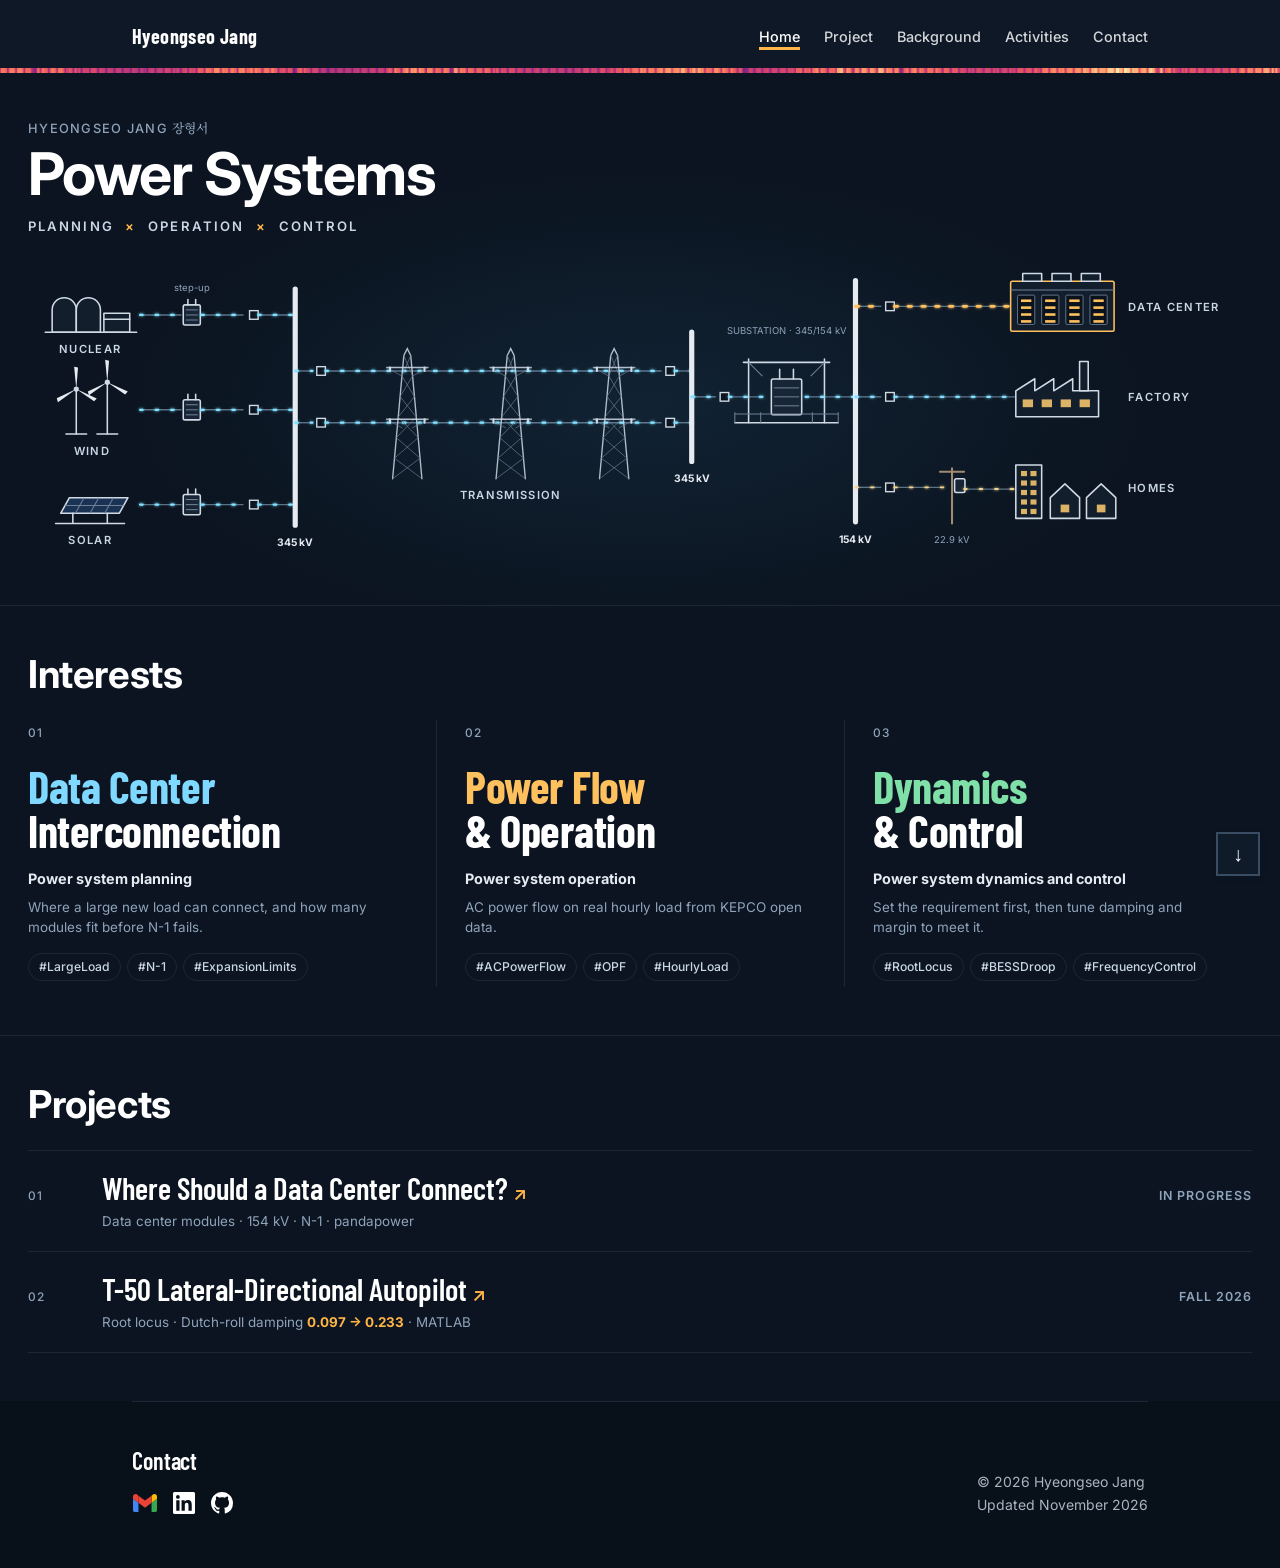
<file: index.html>
<!DOCTYPE html>
<html lang="en" data-lang="en">
<head>
<meta charset="utf-8">
<meta name="viewport" content="width=device-width, initial-scale=1">
<title>Hyeongseo Jang | Power systems</title>
<meta name="description" content="Hyeongseo Jang is an engineering student at Sejong University preparing for a career in utility power system planning, design and control.">
<meta property="og:title" content="Hyeongseo Jang | Power systems">
<meta property="og:description" content="Hyeongseo Jang is an engineering student at Sejong University preparing for a career in utility power system planning, design and control.">
<meta property="og:type" content="website">
<link rel="icon" href="data:image/svg+xml,%3Csvg xmlns='http://www.w3.org/2000/svg' viewBox='0 0 32 32'%3E%3Crect width='32' height='32' fill='%2310202F'/%3E%3Ccircle cx='16' cy='16' r='9' fill='none' stroke='%239FC0DE' stroke-width='2.5'/%3E%3Cpath d='M10.5 16c1.8-4.5 3.7-4.5 5.5 0s3.7 4.5 5.5 0' fill='none' stroke='%239FC0DE' stroke-width='2.2'/%3E%3C/svg%3E">
<link rel="preconnect" href="https://fonts.googleapis.com">
<link rel="preconnect" href="https://fonts.gstatic.com" crossorigin>
<link href="https://fonts.googleapis.com/css2?family=Source+Serif+4:ital,opsz,wght@0,8..60,400..700;1,8..60,400&family=Noto+Serif+KR:wght@500;600&display=swap" rel="stylesheet">
<link href="https://fonts.googleapis.com/css2?family=Barlow+Condensed:wght@600;700&display=swap" rel="stylesheet">
<link href="https://fonts.googleapis.com/css2?family=Inter:wght@400;500;600;700&display=swap" rel="stylesheet">
<link rel="stylesheet" href="style.css?v=38">
<link rel="stylesheet" href="v2.css?v=3">
<link rel="stylesheet" href="home-hero.css?v=13">
<link rel="stylesheet" href="dark.css?v=3">
</head>
<body data-title-en="Hyeongseo Jang | Power systems">
<div class="wrap">
  <header class="top">
    <a class="who" href="index.html">Hyeongseo Jang</a>
    <nav aria-label="Pages">
      <a href="index.html" aria-current="page">Home</a>
      <a href="project.html">Project</a>
      <a href="background.html">Background</a>
      <a href="activities.html">Activities</a>
      <a href="contact.html">Contact</a>
    </nav>
  </header>
  <main>

    <section class="sl" id="hero" aria-labelledby="sl-h">
      <div class="sl-stage">
        <div class="sl-head">
          <p class="sl-who">Hyeongseo Jang <span class="kname" lang="ko">장형서</span></p>
          <h1 id="sl-h">Power Systems</h1>
          <p class="sl-keys">Planning <i>×</i> Operation <i>×</i> Control</p>
        </div>
        <div class="sl-scene" role="img" aria-label="Diagram: a nuclear plant, wind turbines and solar panels step up to a 345 kV bus; two circuits on transmission towers carry power to a 345/154 kV substation; 154 kV feeders serve a data center, a factory, and homes through a 22.9 kV pole transformer. Moving dashes show the power flow.">
<svg viewBox="0 60 1420 370" preserveAspectRatio="xMidYMid meet" aria-hidden="true"><defs><filter id="slGlow" filterUnits="userSpaceOnUse" x="0" y="0" width="1600" height="500"><feGaussianBlur stdDeviation="2" result="b"/><feMerge><feMergeNode in="b"/><feMergeNode in="SourceGraphic"/></feMerge></filter></defs><path class="sl-grid" d="M40 60 V440 M80 60 V440 M120 60 V440 M160 60 V440 M200 60 V440 M240 60 V440 M280 60 V440 M320 60 V440 M360 60 V440 M400 60 V440 M440 60 V440 M480 60 V440 M520 60 V440 M560 60 V440 M600 60 V440 M640 60 V440 M680 60 V440 M720 60 V440 M760 60 V440 M800 60 V440 M840 60 V440 M880 60 V440 M920 60 V440 M960 60 V440 M1000 60 V440 M1040 60 V440 M1080 60 V440 M1120 60 V440 M1160 60 V440 M1200 60 V440 M1240 60 V440 M1280 60 V440 M1320 60 V440 M1360 60 V440 M1400 60 V440 M1440 60 V440 M0 80 H1440 M0 120 H1440 M0 160 H1440 M0 200 H1440 M0 240 H1440 M0 280 H1440 M0 320 H1440 M0 360 H1440 M0 400 H1440 M0 440 H1440 "/><path class="ic" d="M28 160 V134 A14 14 0 0 1 56 134 V160 Z"/><path class="ic" d="M56 160 V134 A14 14 0 0 1 84 134 V160 Z"/><rect class="ic" x="88" y="138" width="30" height="22"/><path class="ic-l" d="M88 145 h30"/><path class="ic-l" d="M20 160 H126"/><text class="sl-name" x="72" y="184" text-anchor="middle">NUCLEAR</text><path class="ic-l" d="M56 278 L56 226"/><path class="ic-l" d="M44 278 H68"/><g transform="translate(56 226)"><g class="rotor" style="animation-delay:0s"><path class="blade" d="M0 0 L-2.5 -26 L2 -25 Z" transform="rotate(0)"/><path class="blade" d="M0 0 L-2.5 -26 L2 -25 Z" transform="rotate(120)"/><path class="blade" d="M0 0 L-2.5 -26 L2 -25 Z" transform="rotate(240)"/></g><circle class="hub" r="3"/></g><path class="ic-l" d="M92 278 L92 218"/><path class="ic-l" d="M80 278 H104"/><g transform="translate(92 218)"><g class="rotor" style="animation-delay:-0.8s"><path class="blade" d="M0 0 L-2.5 -26 L2 -25 Z" transform="rotate(0)"/><path class="blade" d="M0 0 L-2.5 -26 L2 -25 Z" transform="rotate(120)"/><path class="blade" d="M0 0 L-2.5 -26 L2 -25 Z" transform="rotate(240)"/></g><circle class="hub" r="3"/></g><text class="sl-name" x="74" y="302" text-anchor="middle">WIND</text><path class="ic pv" d="M48 352 H116 L106 370 H38 Z"/><path class="ic-t" d="M65.0 352 L55.0 370"/><path class="ic-t" d="M82.0 352 L72.0 370"/><path class="ic-t" d="M99.0 352 L89.0 370"/><path class="ic-t" d="M43.0 361.0 H111.0"/><path class="ic-l" d="M52 370 V382 M92 370 V382 M32 382 H112"/><text class="sl-name" x="72" y="406" text-anchor="middle">SOLAR</text><path class="sl-wire" d="M130 140 H178"/><path class="sl-flow f" style="animation-delay:0s" d="M130 140 H178"/><rect class="ic xf" x="180.1" y="128.3" width="19.8" height="23.400000000000002" rx="2"/><path class="ic-t" d="M183.1 134.15 H196.9"/><path class="ic-t" d="M183.1 140.0 H196.9"/><path class="ic-t" d="M183.1 145.85000000000002 H196.9"/><path class="ic-l" d="M185.5 128.3 V122.00000000000001 M194.5 128.3 V122.00000000000001"/><path class="sl-wire" d="M201 140 H250"/><path class="sl-flow f" style="animation-delay:0s" d="M201 140 H250"/><rect class="brk" x="257.0" y="135.0" width="10" height="10"/><path class="sl-wire" d="M267 140 H310"/><path class="sl-flow f" style="animation-delay:0s" d="M267 140 H310"/><path class="sl-wire" d="M130 250 H178"/><path class="sl-flow f" style="animation-delay:0s" d="M130 250 H178"/><rect class="ic xf" x="180.1" y="238.3" width="19.8" height="23.400000000000002" rx="2"/><path class="ic-t" d="M183.1 244.15 H196.9"/><path class="ic-t" d="M183.1 250.0 H196.9"/><path class="ic-t" d="M183.1 255.85000000000002 H196.9"/><path class="ic-l" d="M185.5 238.3 V232.0 M194.5 238.3 V232.0"/><path class="sl-wire" d="M201 250 H250"/><path class="sl-flow f" style="animation-delay:0s" d="M201 250 H250"/><rect class="brk" x="257.0" y="245.0" width="10" height="10"/><path class="sl-wire" d="M267 250 H310"/><path class="sl-flow f" style="animation-delay:0s" d="M267 250 H310"/><path class="sl-wire" d="M130 360 H178"/><path class="sl-flow f" style="animation-delay:0s" d="M130 360 H178"/><rect class="ic xf" x="180.1" y="348.3" width="19.8" height="23.400000000000002" rx="2"/><path class="ic-t" d="M183.1 354.15000000000003 H196.9"/><path class="ic-t" d="M183.1 360.0 H196.9"/><path class="ic-t" d="M183.1 365.85 H196.9"/><path class="ic-l" d="M185.5 348.3 V342.0 M194.5 348.3 V342.0"/><path class="sl-wire" d="M201 360 H250"/><path class="sl-flow f" style="animation-delay:0s" d="M201 360 H250"/><rect class="brk" x="257.0" y="355.0" width="10" height="10"/><path class="sl-wire" d="M267 360 H310"/><path class="sl-flow f" style="animation-delay:0s" d="M267 360 H310"/><text class="sl-sub" x="190" y="112" text-anchor="middle">step-up</text><path class="bus" d="M310 110 V384"/><text class="sl-v" x="310" y="408">345 kV</text><path class="sl-wire" d="M310 205 H330"/><path class="sl-flow f" style="animation-delay:0s" d="M310 205 H330"/><rect class="brk" x="335.0" y="200.0" width="10" height="10"/><path class="sl-wire" d="M345 205 H735"/><path class="sl-flow f" style="animation-delay:0s" d="M345 205 H735"/><rect class="brk" x="740.0" y="200.0" width="10" height="10"/><path class="sl-wire" d="M750 205 H770"/><path class="sl-flow f" style="animation-delay:0s" d="M750 205 H770"/><path class="sl-wire" d="M310 265 H330"/><path class="sl-flow f" style="animation-delay:-0.6s" d="M310 265 H330"/><rect class="brk" x="335.0" y="260.0" width="10" height="10"/><path class="sl-wire" d="M345 265 H735"/><path class="sl-flow f" style="animation-delay:-0.6s" d="M345 265 H735"/><rect class="brk" x="740.0" y="260.0" width="10" height="10"/><path class="sl-wire" d="M750 265 H770"/><path class="sl-flow f" style="animation-delay:-0.6s" d="M750 265 H770"/><g class="pyl"><path d="M423 330 L436 187 M457 330 L444 187 M436 187 L440 179 L444 187"/><path class="t" d="M423.0 330.0 L454.8 306.2 M457.0 330.0 L425.2 306.2"/><path class="t" d="M425.2 306.2 L452.7 282.3 M454.8 306.2 L427.3 282.3"/><path class="t" d="M427.3 282.3 L450.5 258.5 M452.7 282.3 L429.5 258.5"/><path class="t" d="M429.5 258.5 L448.3 234.7 M450.5 258.5 L431.7 234.7"/><path class="t" d="M431.7 234.7 L446.2 210.8 M448.3 234.7 L433.8 210.8"/><path class="t" d="M433.8 210.8 L444.0 187.0 M446.2 210.8 L436.0 187.0"/><path d="M416 201 H464"/><path class="t" d="M416 201 L434 211 M464 201 L446 211"/><path class="ins" d="M420 201 V205 M460 201 V205"/><path d="M416 261 H464"/><path class="t" d="M416 261 L434 271 M464 261 L446 271"/><path class="ins" d="M420 261 V265 M460 261 V265"/></g><g class="pyl"><path d="M543 330 L556 187 M577 330 L564 187 M556 187 L560 179 L564 187"/><path class="t" d="M543.0 330.0 L574.8 306.2 M577.0 330.0 L545.2 306.2"/><path class="t" d="M545.2 306.2 L572.7 282.3 M574.8 306.2 L547.3 282.3"/><path class="t" d="M547.3 282.3 L570.5 258.5 M572.7 282.3 L549.5 258.5"/><path class="t" d="M549.5 258.5 L568.3 234.7 M570.5 258.5 L551.7 234.7"/><path class="t" d="M551.7 234.7 L566.2 210.8 M568.3 234.7 L553.8 210.8"/><path class="t" d="M553.8 210.8 L564.0 187.0 M566.2 210.8 L556.0 187.0"/><path d="M536 201 H584"/><path class="t" d="M536 201 L554 211 M584 201 L566 211"/><path class="ins" d="M540 201 V205 M580 201 V205"/><path d="M536 261 H584"/><path class="t" d="M536 261 L554 271 M584 261 L566 271"/><path class="ins" d="M540 261 V265 M580 261 V265"/></g><g class="pyl"><path d="M663 330 L676 187 M697 330 L684 187 M676 187 L680 179 L684 187"/><path class="t" d="M663.0 330.0 L694.8 306.2 M697.0 330.0 L665.2 306.2"/><path class="t" d="M665.2 306.2 L692.7 282.3 M694.8 306.2 L667.3 282.3"/><path class="t" d="M667.3 282.3 L690.5 258.5 M692.7 282.3 L669.5 258.5"/><path class="t" d="M669.5 258.5 L688.3 234.7 M690.5 258.5 L671.7 234.7"/><path class="t" d="M671.7 234.7 L686.2 210.8 M688.3 234.7 L673.8 210.8"/><path class="t" d="M673.8 210.8 L684.0 187.0 M686.2 210.8 L676.0 187.0"/><path d="M656 201 H704"/><path class="t" d="M656 201 L674 211 M704 201 L686 211"/><path class="ins" d="M660 201 V205 M700 201 V205"/><path d="M656 261 H704"/><path class="t" d="M656 261 L674 271 M704 261 L686 271"/><path class="ins" d="M660 261 V265 M700 261 V265"/></g><text class="sl-name" x="560" y="354" text-anchor="middle">TRANSMISSION</text><path class="bus" d="M770 160 V310"/><text class="sl-v" x="770" y="334">345 kV</text><path class="sl-wire" d="M770 235 H798"/><path class="sl-flow f" style="animation-delay:0s" d="M770 235 H798"/><rect class="brk" x="803.0" y="230.0" width="10" height="10"/><path class="sl-wire" d="M813 235 H852"/><path class="sl-flow f" style="animation-delay:0s" d="M813 235 H852"/><path class="ic-l" d="M836 265 V191 M924 265 V191 M830 195 H930"/><path class="ic-t" d="M836 195 L852 211 M924 195 L908 211"/><rect class="ic xf" x="862.4" y="214.2" width="35.2" height="41.6" rx="2"/><path class="ic-t" d="M865.4 224.6 H894.6"/><path class="ic-t" d="M865.4 235.0 H894.6"/><path class="ic-t" d="M865.4 245.39999999999998 H894.6"/><path class="ic-l" d="M872.0 214.2 V203.0 M888.0 214.2 V203.0"/><path class="ic-l" d="M820 265 H940"/><path class="fence" d="M820 265 V253 M850 265 V253 M910 265 V253 M940 265 V253 M820 255 H940"/><path class="sl-wire" d="M902 235 H960"/><path class="sl-flow f" style="animation-delay:0s" d="M902 235 H960"/><text class="sl-sub" x="880" y="162" text-anchor="middle">SUBSTATION · 345/154 kV</text><path class="bus" d="M960 100 V380"/><text class="sl-v" x="960" y="404">154 kV</text><path class="sl-wire" d="M960 130 H990"/><path class="sl-flow dc" style="animation-delay:0s" d="M960 130 H990"/><rect class="brk" x="995.0" y="125.0" width="10" height="10"/><path class="sl-wire" d="M1005 130 H1140"/><path class="sl-flow dc" style="animation-delay:0s" d="M1005 130 H1140"/><rect class="ic dc" x="1140" y="101.0" width="120" height="58" rx="2"/><rect class="rack" x="1148" y="117.0" width="20" height="34" rx="1.5"/><rect class="led" x="1152" y="122.0" width="12" height="3" style="animation-delay:0.00s"/><rect class="led" x="1152" y="130.0" width="12" height="3" style="animation-delay:-0.21s"/><rect class="led" x="1152" y="138.0" width="12" height="3" style="animation-delay:-0.42s"/><rect class="led" x="1152" y="146.0" width="12" height="3" style="animation-delay:-0.63s"/><rect class="rack" x="1176" y="117.0" width="20" height="34" rx="1.5"/><rect class="led" x="1180" y="122.0" width="12" height="3" style="animation-delay:-0.84s"/><rect class="led" x="1180" y="130.0" width="12" height="3" style="animation-delay:-1.05s"/><rect class="led" x="1180" y="138.0" width="12" height="3" style="animation-delay:-1.26s"/><rect class="led" x="1180" y="146.0" width="12" height="3" style="animation-delay:-1.47s"/><rect class="rack" x="1204" y="117.0" width="20" height="34" rx="1.5"/><rect class="led" x="1208" y="122.0" width="12" height="3" style="animation-delay:-1.68s"/><rect class="led" x="1208" y="130.0" width="12" height="3" style="animation-delay:-1.89s"/><rect class="led" x="1208" y="138.0" width="12" height="3" style="animation-delay:-2.10s"/><rect class="led" x="1208" y="146.0" width="12" height="3" style="animation-delay:-2.31s"/><rect class="rack" x="1232" y="117.0" width="20" height="34" rx="1.5"/><rect class="led" x="1236" y="122.0" width="12" height="3" style="animation-delay:-2.52s"/><rect class="led" x="1236" y="130.0" width="12" height="3" style="animation-delay:-2.73s"/><rect class="led" x="1236" y="138.0" width="12" height="3" style="animation-delay:-2.94s"/><rect class="led" x="1236" y="146.0" width="12" height="3" style="animation-delay:-3.15s"/><path class="ic-t" d="M1140 111.0 H1260"/><rect class="ic" x="1154" y="92.0" width="22" height="9"/><rect class="ic" x="1188" y="92.0" width="22" height="9"/><rect class="ic" x="1222" y="92.0" width="22" height="9"/><text class="sl-name" x="1276" y="135" text-anchor="start">DATA CENTER</text><path class="sl-wire" d="M960 235 H990"/><path class="sl-flow f" style="animation-delay:0s" d="M960 235 H990"/><rect class="brk" x="995.0" y="230.0" width="10" height="10"/><path class="sl-wire" d="M1005 235 H1146"/><path class="sl-flow f" style="animation-delay:0s" d="M1005 235 H1146"/><path class="ic" d="M1146 258 V228 L1168 214 V228 L1190 214 V228 L1212 214 V228 H1242 V258 Z"/><rect class="ic" x="1220" y="194" width="10" height="34"/><rect class="win" x="1154" y="238" width="12" height="9"/><rect class="win" x="1176" y="238" width="12" height="9"/><rect class="win" x="1198" y="238" width="12" height="9"/><rect class="win" x="1220" y="238" width="12" height="9"/><text class="sl-name" x="1276" y="240" text-anchor="start">FACTORY</text><path class="sl-wire" d="M960 340 H990"/><path class="sl-flow lv" style="animation-delay:0s" d="M960 340 H990"/><rect class="brk" x="995.0" y="335.0" width="10" height="10"/><path class="sl-wire" d="M1005 340 H1062"/><path class="sl-flow lv" style="animation-delay:0s" d="M1005 340 H1062"/><path class="pole" d="M1072 382 V318 M1058 322 H1086"/><rect class="ic xf" x="1075" y="330" width="12" height="16" rx="2"/><text class="sl-sub" x="1072" y="404" text-anchor="middle">22.9 kV</text><path class="sl-wire" d="M1086 342 H1146"/><path class="sl-flow lv" style="animation-delay:0s" d="M1086 342 H1146"/><rect class="ic" x="1146" y="314" width="30" height="62"/><rect class="win" x="1152" y="321" width="7" height="6"/><rect class="win" x="1163" y="321" width="7" height="6"/><rect class="win" x="1152" y="332" width="7" height="6"/><rect class="win" x="1163" y="332" width="7" height="6"/><rect class="win" x="1152" y="343" width="7" height="6"/><rect class="win" x="1163" y="343" width="7" height="6"/><rect class="win" x="1152" y="354" width="7" height="6"/><rect class="win" x="1163" y="354" width="7" height="6"/><rect class="win" x="1152" y="365" width="7" height="6"/><rect class="win" x="1163" y="365" width="7" height="6"/><path class="ic" d="M1186 376 V352 L1203 336 L1220 352 V376 Z"/><rect class="win" x="1198" y="360" width="10" height="9"/><path class="ic" d="M1228 376 V352 L1245 336 L1262 352 V376 Z"/><rect class="win" x="1240" y="360" width="10" height="9"/><text class="sl-name" x="1276" y="345" text-anchor="start">HOMES</text></svg>
        </div>
      </div>
    </section>

    <section class="hm" id="interests" aria-labelledby="hm-fh">
      <div class="hm-in">
        <h2 class="hm-title" id="hm-fh">Interests</h2>
        <div class="hm-cols">
          <div class="hm-col">
            <span class="hm-n">01</span>
            <h3 class="hm-big"><em class="c1">Data Center</em> Interconnection</h3>
            <p class="hm-sub">Power system planning</p>
            <p class="hm-tags">Where a large new load can connect, and how many modules fit before N-1 fails.</p>
            <p class="hm-hash"><span>#LargeLoad</span><span>#N-1</span><span>#ExpansionLimits</span></p>
          </div>
          <div class="hm-col">
            <span class="hm-n">02</span>
            <h3 class="hm-big"><em class="c2">Power Flow</em> &amp; Operation</h3>
            <p class="hm-sub">Power system operation</p>
            <p class="hm-tags">AC power flow on real hourly load from KEPCO open data.</p>
            <p class="hm-hash"><span>#ACPowerFlow</span><span>#OPF</span><span>#HourlyLoad</span></p>
          </div>
          <div class="hm-col">
            <span class="hm-n">03</span>
            <h3 class="hm-big"><em class="c3">Dynamics</em> &amp; Control</h3>
            <p class="hm-sub">Power system dynamics and control</p>
            <p class="hm-tags">Set the requirement first, then tune damping and margin to meet it.</p>
            <p class="hm-hash"><span>#RootLocus</span><span>#BESSDroop</span><span>#FrequencyControl</span></p>
          </div>
        </div>
      </div>
    </section>

    <section class="hm hm-pj" id="projects" aria-labelledby="hm-ph">
      <div class="hm-in">
        <h2 class="hm-title" id="hm-ph">Projects</h2>
        <a class="hm-row" href="project.html#power">
          <span class="hm-n">01</span>
          <span class="hm-rt"><b>Where Should a Data Center Connect?</b><span class="hm-tags">Data center modules · 154 kV · N-1 · pandapower</span></span>
          <span class="hm-st">In progress</span>
        </a>
        <a class="hm-row" href="project.html#t50">
          <span class="hm-n">02</span>
          <span class="hm-rt"><b>T-50 Lateral-Directional Autopilot</b><span class="hm-tags">Root locus · Dutch-roll damping <i>0.097 → 0.233</i> · MATLAB</span></span>
          <span class="hm-st">Fall 2026</span>
        </a>
      </div>
    </section>

  </main>
  <footer id="contact">
    <div>
      <h2>Contact</h2>
      <div class="links">
        <span class="icons"><a href="mailto:haveagoodjay00@gmail.com" aria-label="Email" title="haveagoodjay00@gmail.com"><svg viewBox="0 0 24 24" aria-hidden="true"><path fill="#4285F4" d="M0 19.366C0 20.27.732 21 1.636 21h3.819V11.73L0 7.64v11.726z"/><path fill="#34A853" d="M18.545 21h3.819c.904 0 1.636-.732 1.636-1.636V7.64l-5.455 4.09V21z"/><path fill="#FBBC04" d="M18.545 4.64v7.09L24 7.64V5.457c0-2.023-2.309-3.178-3.927-1.964l-1.528 1.147z"/><path fill="#EA4335" d="M5.455 11.73V4.64L12 9.548l6.545-4.91v7.09L12 16.64l-6.545-4.91z"/><path fill="#EA4335" d="M0 5.457V7.64l5.455 4.09V4.64L3.927 3.493C2.309 2.28 0 3.434 0 5.457z"/></svg></a><a href="https://www.linkedin.com/in/hyeongseo-jang-05a7a744a" aria-label="LinkedIn" title="LinkedIn"><svg viewBox="0 0 24 24" aria-hidden="true"><path fill="currentColor" d="M20.45 20.45h-3.56v-5.57c0-1.33-.03-3.04-1.85-3.04-1.86 0-2.14 1.45-2.14 2.94v5.67H9.34V9h3.41v1.56h.05c.48-.9 1.64-1.85 3.37-1.85 3.6 0 4.27 2.37 4.27 5.46v6.28zM5.34 7.43a2.06 2.06 0 110-4.13 2.06 2.06 0 010 4.13zM7.12 20.45H3.56V9h3.56v11.45zM22.22 0H1.77C.79 0 0 .77 0 1.73v20.54C0 23.23.79 24 1.77 24h20.45c.98 0 1.78-.77 1.78-1.73V1.73C24 .77 23.2 0 22.22 0z"/></svg></a><a href="https://github.com/haveagoodjay00" aria-label="GitHub" title="GitHub"><svg viewBox="0 0 16 16" aria-hidden="true"><path fill="currentColor" d="M8 0C3.58 0 0 3.58 0 8c0 3.54 2.29 6.53 5.47 7.59.4.07.55-.17.55-.38 0-.19-.01-.82-.01-1.49-2.01.37-2.53-.49-2.69-.94-.09-.23-.48-.94-.82-1.13-.28-.15-.68-.52-.01-.53.63-.01 1.08.58 1.23.82.72 1.21 1.87.87 2.33.66.07-.52.28-.87.51-1.07-1.78-.2-3.64-.89-3.64-3.95 0-.87.31-1.59.82-2.15-.08-.2-.36-1.02.08-2.12 0 0 .67-.21 2.2.82.64-.18 1.32-.27 2-.27.68 0 1.36.09 2 .27 1.53-1.04 2.2-.82 2.2-.82.44 1.1.16 1.92.08 2.12.51.56.82 1.27.82 2.15 0 3.07-1.87 3.75-3.65 3.95.29.25.54.73.54 1.48 0 1.07-.01 1.93-.01 2.2 0 .21.15.46.55.38A8.013 8.013 0 0016 8c0-4.42-3.58-8-8-8z"/></svg></a></span>
        <!-- CV: upload cv.pdf next to these files, then delete the word hidden -->
        <a href="cv.pdf" hidden>Download CV (PDF)</a>
      </div>
    </div>
    <p class="fine">© 2026 Hyeongseo Jang<br>Updated November 2026</p>
  </footer>
</div>
<div id="tip" role="status" aria-live="polite" hidden></div>
<script src="site.js"></script>
</body>
</html>
</file>
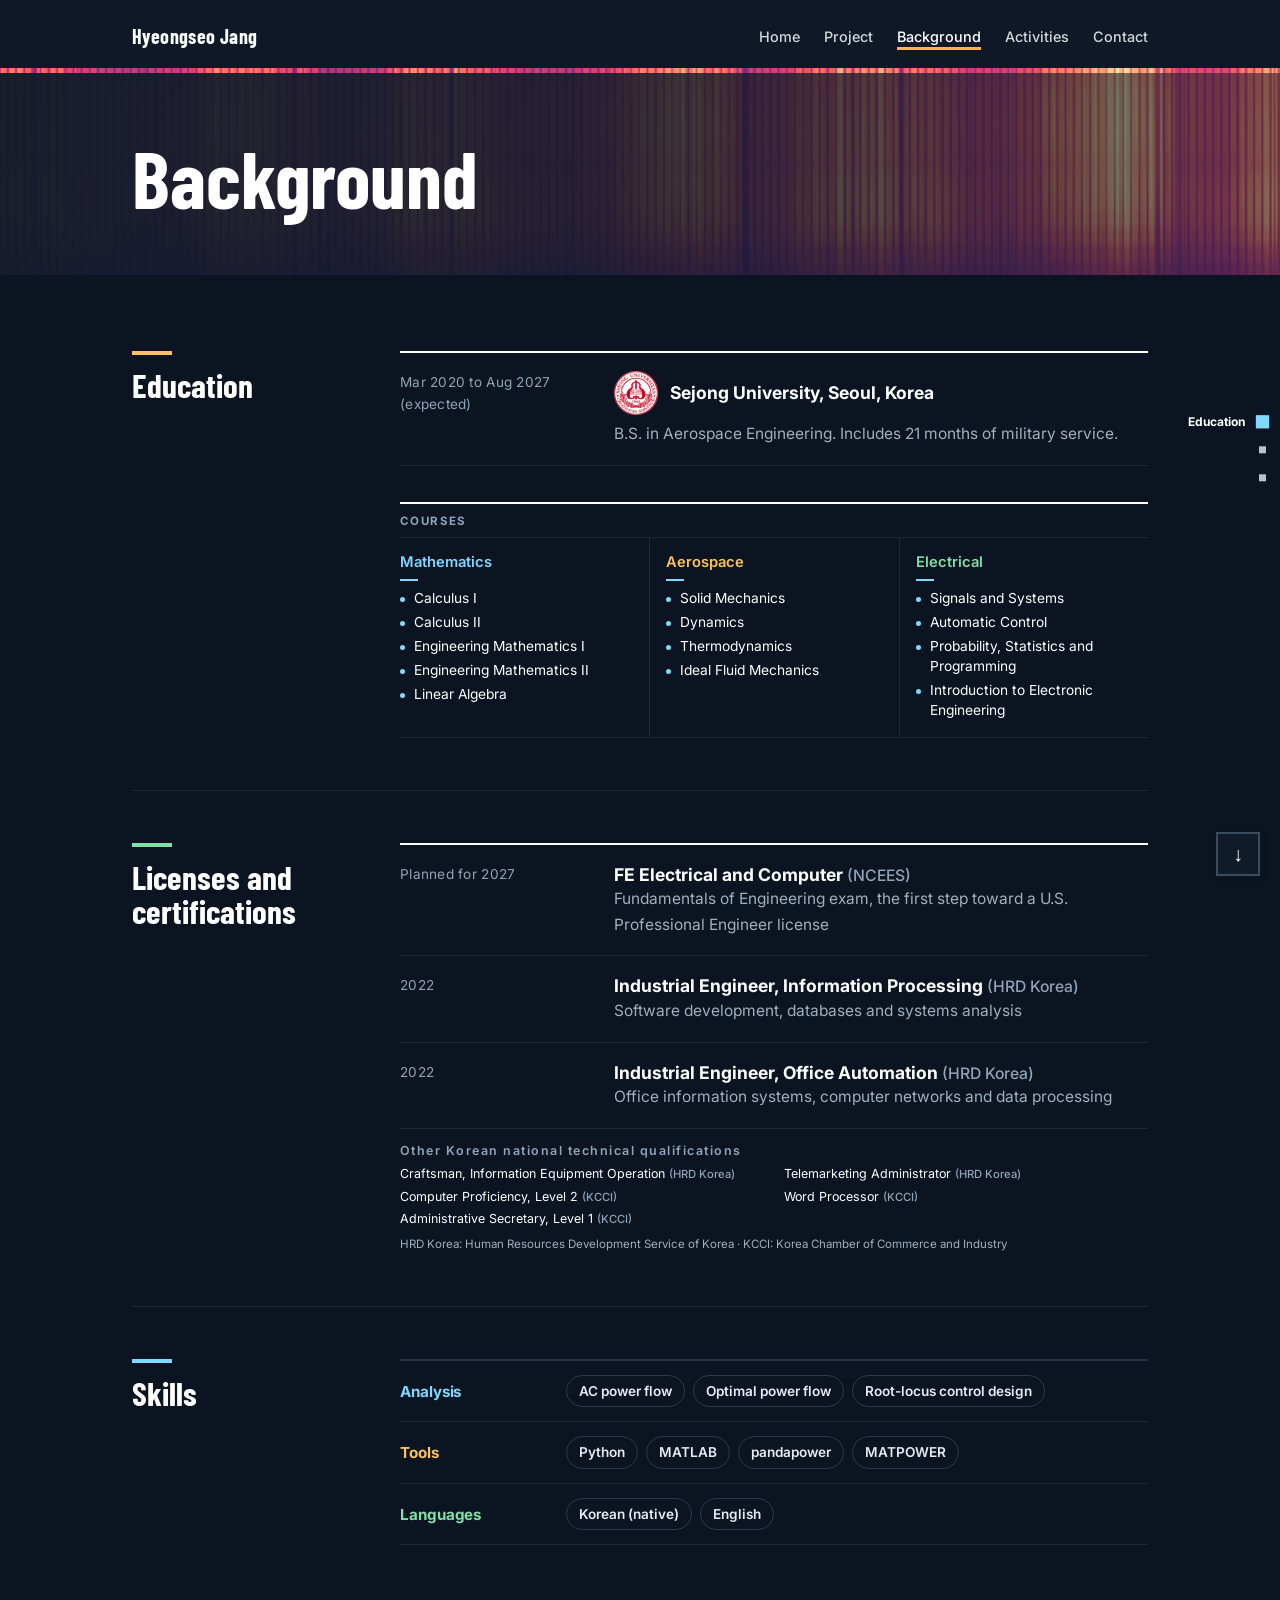
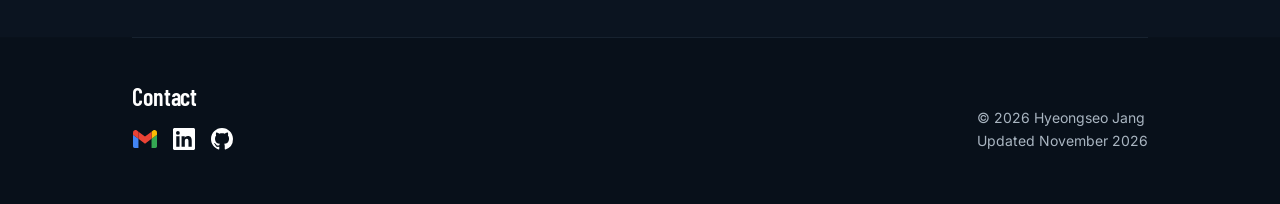
<file: background.html>
<!DOCTYPE html>
<html lang="en" data-lang="en">
<head>
<meta charset="utf-8">
<meta name="viewport" content="width=device-width, initial-scale=1">
<title>Background | Hyeongseo Jang</title>
<meta name="description" content="Education, skills and certifications of Hyeongseo Jang.">
<meta property="og:title" content="Background | Hyeongseo Jang">
<meta property="og:description" content="Education, skills and certifications of Hyeongseo Jang.">
<meta property="og:type" content="website">
<link rel="icon" href="data:image/svg+xml,%3Csvg xmlns='http://www.w3.org/2000/svg' viewBox='0 0 32 32'%3E%3Crect width='32' height='32' fill='%2310202F'/%3E%3Ccircle cx='16' cy='16' r='9' fill='none' stroke='%239FC0DE' stroke-width='2.5'/%3E%3Cpath d='M10.5 16c1.8-4.5 3.7-4.5 5.5 0s3.7 4.5 5.5 0' fill='none' stroke='%239FC0DE' stroke-width='2.2'/%3E%3C/svg%3E">
<link rel="preconnect" href="https://fonts.googleapis.com">
<link rel="preconnect" href="https://fonts.gstatic.com" crossorigin>
<link href="https://fonts.googleapis.com/css2?family=Source+Serif+4:ital,opsz,wght@0,8..60,400..700;1,8..60,400&family=Noto+Serif+KR:wght@500;600&display=swap" rel="stylesheet">
<link rel="stylesheet" href="style.css?v=38">
<link rel="stylesheet" href="v2.css?v=3">
<link href="https://fonts.googleapis.com/css2?family=Inter:wght@400;500;600;700&family=Barlow+Condensed:wght@600;700&display=swap" rel="stylesheet">
<link rel="stylesheet" href="dark.css?v=3">
</head>
<body data-title-en="Background | Hyeongseo Jang">
<div class="wrap">
  <header class="top">
    <a class="who" href="index.html">Hyeongseo Jang</a>
    <nav aria-label="Pages">
      <a href="index.html">Home</a>
      <a href="project.html">Project</a>
      <a href="background.html" aria-current="page">Background</a>
      <a href="activities.html">Activities</a>
      <a href="contact.html">Contact</a>
    </nav>
  </header>
  <main>

    <section class="phx">
      <img class="hx-bg" src="hero-load-texture.jpg" alt="" aria-hidden="true">
      <div class="phx-in">
        <h1>Background</h1>
      </div>
    </section>

    <section class="section">
      <h2>Education</h2>
      <div>
        <div class="rows">
          <div class="row">
            <div class="when">Mar 2020 to Aug 2027 (expected)</div>
            <div class="what"><div class="schoolhead"><img src="sejong-mark.png" alt="" width="44" height="44" onerror="this.remove()"><strong>Sejong University, Seoul, Korea</strong></div>
              B.S. in Aerospace Engineering. Includes 21 months of military service.</div>
          </div>
        </div>

        <div class="cols2">
          <div class="cgrid cgrid-lg"><p class="cg-h">Courses</p><div class="cg-cols"><div class="cg-col"><p class="cg-k">Mathematics</p><ul><li>Calculus I</li><li>Calculus II</li><li>Engineering Mathematics I</li><li>Engineering Mathematics II</li><li>Linear Algebra</li></ul></div><div class="cg-col"><p class="cg-k">Aerospace</p><ul><li>Solid Mechanics</li><li>Dynamics</li><li>Thermodynamics</li><li>Ideal Fluid Mechanics</li></ul></div><div class="cg-col"><p class="cg-k">Electrical</p><ul><li>Signals and Systems</li><li>Automatic Control</li><li>Probability, Statistics and Programming</li><li>Introduction to Electronic Engineering</li></ul></div></div></div>
        </div>
      </div>
    </section>

    <section class="section" id="certifications">
      <h2>Licenses and certifications</h2>
      <div>
        <div class="rows">
          <div class="row"><div class="when">Planned for 2027</div>
            <div class="what"><strong>FE Electrical and Computer <span class="issuer">(NCEES)</span></strong>Fundamentals of Engineering exam, the first step toward a U.S. Professional Engineer license</div></div>
          <div class="row"><div class="when">2022</div>
            <div class="what"><strong>Industrial Engineer, Information Processing <span class="issuer">(HRD Korea)</span></strong>Software development, databases and systems analysis</div></div>
          <div class="row"><div class="when">2022</div>
            <div class="what"><strong>Industrial Engineer, Office Automation <span class="issuer">(HRD Korea)</span></strong>Office information systems, computer networks and data processing</div></div>
        </div>
        <div class="minor-certs">
          <p class="mc-h">Other Korean national technical qualifications</p>
          <ul><li>Craftsman, Information Equipment Operation <span class="issuer">(HRD Korea)</span></li><li>Telemarketing Administrator <span class="issuer">(HRD Korea)</span></li><li>Computer Proficiency, Level 2 <span class="issuer">(KCCI)</span></li><li>Word Processor <span class="issuer">(KCCI)</span></li><li>Administrative Secretary, Level 1 <span class="issuer">(KCCI)</span></li></ul>
          <p class="mc-note">HRD Korea: Human Resources Development Service of Korea · KCCI: Korea Chamber of Commerce and Industry</p>
        </div>
      </div>
    </section>

    <section class="section">
      <h2>Skills</h2>
      <div class="skillgrid skill-rows">
        <div><h3>Analysis</h3>
          <ul class="tags"><li>AC power flow</li><li>Optimal power flow</li><li>Root-locus control design</li></ul></div>
        <div><h3>Tools</h3>
          <ul class="tags"><li>Python</li><li>MATLAB</li><li>pandapower</li><li>MATPOWER</li></ul></div>
        <div><h3>Languages</h3>
          <ul class="tags"><li>Korean (native)</li><li>English</li></ul></div>
      </div>
    </section>

  </main>
  <footer id="contact">
    <div>
      <h2>Contact</h2>
      <div class="links">
        <span class="icons"><a href="mailto:haveagoodjay00@gmail.com" aria-label="Email" title="haveagoodjay00@gmail.com"><svg viewBox="0 0 24 24" aria-hidden="true"><path fill="#4285F4" d="M0 19.366C0 20.27.732 21 1.636 21h3.819V11.73L0 7.64v11.726z"/><path fill="#34A853" d="M18.545 21h3.819c.904 0 1.636-.732 1.636-1.636V7.64l-5.455 4.09V21z"/><path fill="#FBBC04" d="M18.545 4.64v7.09L24 7.64V5.457c0-2.023-2.309-3.178-3.927-1.964l-1.528 1.147z"/><path fill="#EA4335" d="M5.455 11.73V4.64L12 9.548l6.545-4.91v7.09L12 16.64l-6.545-4.91z"/><path fill="#EA4335" d="M0 5.457V7.64l5.455 4.09V4.64L3.927 3.493C2.309 2.28 0 3.434 0 5.457z"/></svg></a><a href="https://www.linkedin.com/in/hyeongseo-jang-05a7a744a" aria-label="LinkedIn" title="LinkedIn"><svg viewBox="0 0 24 24" aria-hidden="true"><path fill="currentColor" d="M20.45 20.45h-3.56v-5.57c0-1.33-.03-3.04-1.85-3.04-1.86 0-2.14 1.45-2.14 2.94v5.67H9.34V9h3.41v1.56h.05c.48-.9 1.64-1.85 3.37-1.85 3.6 0 4.27 2.37 4.27 5.46v6.28zM5.34 7.43a2.06 2.06 0 110-4.13 2.06 2.06 0 010 4.13zM7.12 20.45H3.56V9h3.56v11.45zM22.22 0H1.77C.79 0 0 .77 0 1.73v20.54C0 23.23.79 24 1.77 24h20.45c.98 0 1.78-.77 1.78-1.73V1.73C24 .77 23.2 0 22.22 0z"/></svg></a><a href="https://github.com/haveagoodjay00" aria-label="GitHub" title="GitHub"><svg viewBox="0 0 16 16" aria-hidden="true"><path fill="currentColor" d="M8 0C3.58 0 0 3.58 0 8c0 3.54 2.29 6.53 5.47 7.59.4.07.55-.17.55-.38 0-.19-.01-.82-.01-1.49-2.01.37-2.53-.49-2.69-.94-.09-.23-.48-.94-.82-1.13-.28-.15-.68-.52-.01-.53.63-.01 1.08.58 1.23.82.72 1.21 1.87.87 2.33.66.07-.52.28-.87.51-1.07-1.78-.2-3.64-.89-3.64-3.95 0-.87.31-1.59.82-2.15-.08-.2-.36-1.02.08-2.12 0 0 .67-.21 2.2.82.64-.18 1.32-.27 2-.27.68 0 1.36.09 2 .27 1.53-1.04 2.2-.82 2.2-.82.44 1.1.16 1.92.08 2.12.51.56.82 1.27.82 2.15 0 3.07-1.87 3.75-3.65 3.95.29.25.54.73.54 1.48 0 1.07-.01 1.93-.01 2.2 0 .21.15.46.55.38A8.013 8.013 0 0016 8c0-4.42-3.58-8-8-8z"/></svg></a></span>
        <!-- CV: upload cv.pdf next to these files, then delete the word hidden -->
        <a href="cv.pdf" hidden>Download CV (PDF)</a>
      </div>
    </div>
    <p class="fine">© 2026 Hyeongseo Jang<br>Updated November 2026</p>
  </footer>
</div>
<div id="tip" role="status" aria-live="polite" hidden></div>
<script src="site.js"></script>
</body>
</html>
</file>
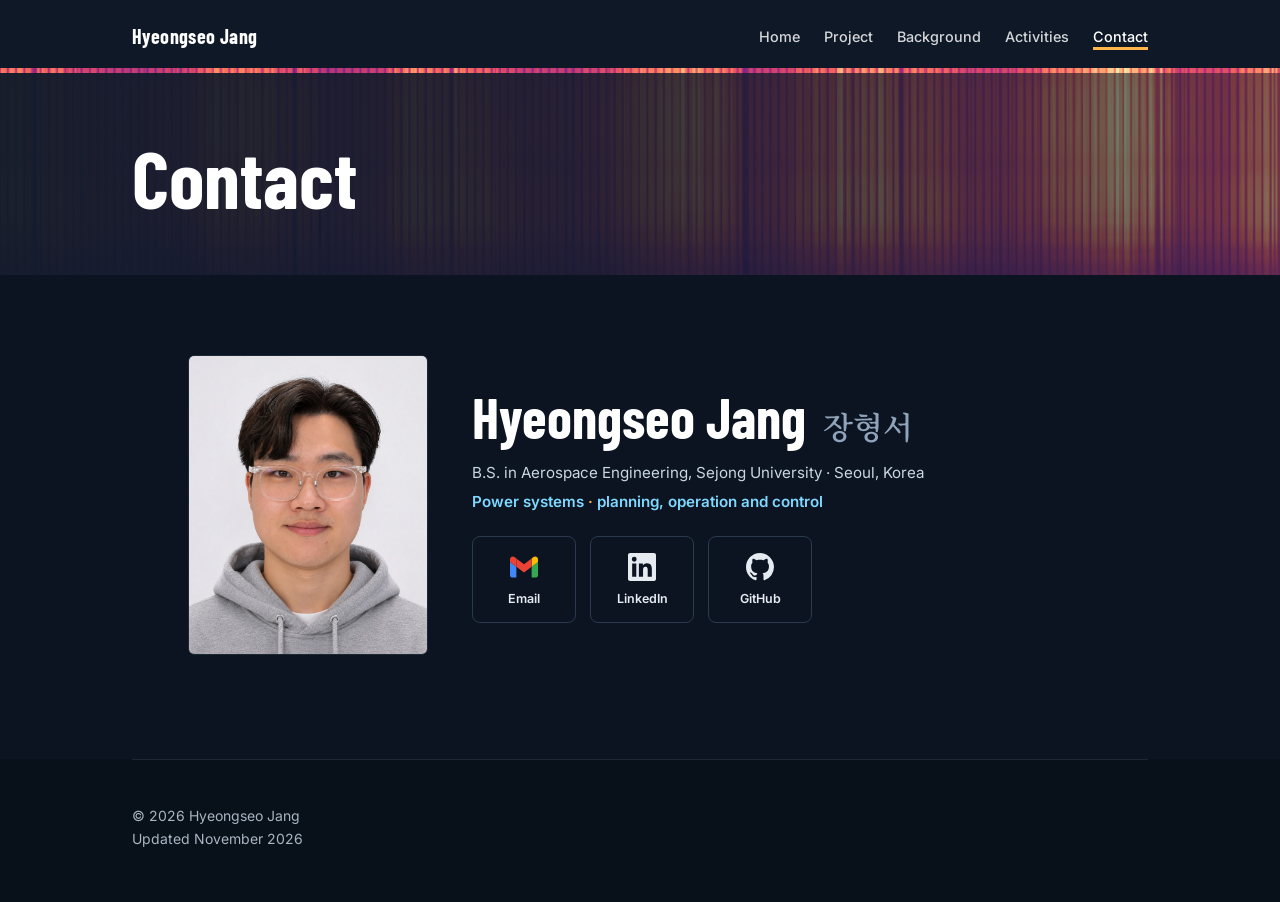
<file: contact.html>
<!DOCTYPE html>
<html lang="en" data-lang="en">
<head>
<meta charset="utf-8">
<meta name="viewport" content="width=device-width, initial-scale=1">
<title>Contact | Hyeongseo Jang</title>
<meta name="description" content="How to reach Hyeongseo Jang: email, LinkedIn and GitHub.">
<meta property="og:title" content="Contact | Hyeongseo Jang">
<meta property="og:description" content="How to reach Hyeongseo Jang: email, LinkedIn and GitHub.">
<meta property="og:type" content="website">
<link rel="icon" href="data:image/svg+xml,%3Csvg xmlns='http://www.w3.org/2000/svg' viewBox='0 0 32 32'%3E%3Crect width='32' height='32' fill='%2310202F'/%3E%3Ccircle cx='16' cy='16' r='9' fill='none' stroke='%239FC0DE' stroke-width='2.5'/%3E%3Cpath d='M10.5 16c1.8-4.5 3.7-4.5 5.5 0s3.7 4.5 5.5 0' fill='none' stroke='%239FC0DE' stroke-width='2.2'/%3E%3C/svg%3E">
<link rel="preconnect" href="https://fonts.googleapis.com">
<link rel="preconnect" href="https://fonts.gstatic.com" crossorigin>
<link href="https://fonts.googleapis.com/css2?family=Source+Serif+4:ital,opsz,wght@0,8..60,400..700;1,8..60,400&family=Noto+Serif+KR:wght@500;600&display=swap" rel="stylesheet">
<link href="https://fonts.googleapis.com/css2?family=Inter:wght@400;500;600;700&display=swap" rel="stylesheet">
<link rel="stylesheet" href="style.css?v=38">
<link rel="stylesheet" href="v2.css?v=3">
<link rel="stylesheet" href="home-hero.css?v=13">
<link href="https://fonts.googleapis.com/css2?family=Inter:wght@400;500;600;700&family=Barlow+Condensed:wght@600;700&display=swap" rel="stylesheet">
<link rel="stylesheet" href="dark.css?v=3">
</head>
<body data-title-en="Contact | Hyeongseo Jang">
<div class="wrap">
  <header class="top">
    <a class="who" href="index.html">Hyeongseo Jang</a>
    <nav aria-label="Pages">
      <a href="index.html">Home</a>
      <a href="project.html">Project</a>
      <a href="background.html">Background</a>
      <a href="activities.html">Activities</a>
      <a href="contact.html" aria-current="page">Contact</a>
    </nav>
  </header>
  <main>
    <section class="phx ct-banner">
      <img class="hx-bg" src="hero-load-texture.jpg" alt="" aria-hidden="true">
      <div class="phx-in">
        <h1>Contact</h1>
      </div>
    </section>
    <section class="ct" aria-labelledby="ct-h">
      <div class="ct-in">
        <figure class="ct-photo"><img src="photo.jpg" alt="Portrait of Hyeongseo Jang" width="800" height="1000"></figure>
        <div class="ct-info">
          <p class="hm-label">Contact</p>
          <h2 id="ct-h">Hyeongseo Jang <span class="kname" lang="ko">장형서</span></h2>
          <p class="ct-role">B.S. in Aerospace Engineering, Sejong University · Seoul, Korea</p>
          <p class="ct-focus">Power systems <i>·</i> planning, operation and control</p>
          <div class="ct-icons">
            <a href="mailto:haveagoodjay00@gmail.com" aria-label="Email"><svg viewBox="0 0 24 24" aria-hidden="true"><path fill="#4285F4" d="M0 19.366C0 20.27.732 21 1.636 21h3.819V11.73L0 7.64v11.726z"/><path fill="#34A853" d="M18.545 21h3.819c.904 0 1.636-.732 1.636-1.636V7.64l-5.455 4.09V21z"/><path fill="#FBBC04" d="M18.545 4.64v7.09L24 7.64V5.457c0-2.023-2.309-3.178-3.927-1.964l-1.528 1.147z"/><path fill="#EA4335" d="M5.455 11.73V4.64L12 9.548l6.545-4.91v7.09L12 16.64l-6.545-4.91z"/><path fill="#EA4335" d="M0 5.457V7.64l5.455 4.09V4.64L3.927 3.493C2.309 2.28 0 3.434 0 5.457z"/></svg><span>Email</span></a>
            <a href="https://www.linkedin.com/in/hyeongseo-jang-05a7a744a" aria-label="LinkedIn"><svg viewBox="0 0 24 24" aria-hidden="true"><path fill="currentColor" d="M20.45 20.45h-3.56v-5.57c0-1.33-.03-3.04-1.85-3.04-1.86 0-2.14 1.45-2.14 2.94v5.67H9.34V9h3.41v1.56h.05c.48-.9 1.64-1.85 3.37-1.85 3.6 0 4.27 2.37 4.27 5.46v6.28zM5.34 7.43a2.06 2.06 0 110-4.13 2.06 2.06 0 010 4.13zM7.12 20.45H3.56V9h3.56v11.45zM22.22 0H1.77C.79 0 0 .77 0 1.73v20.54C0 23.23.79 24 1.77 24h20.45c.98 0 1.78-.77 1.78-1.73V1.73C24 .77 23.2 0 22.22 0z"/></svg><span>LinkedIn</span></a>
            <a href="https://github.com/haveagoodjay00" aria-label="GitHub"><svg viewBox="0 0 16 16" aria-hidden="true"><path fill="currentColor" d="M8 0C3.58 0 0 3.58 0 8c0 3.54 2.29 6.53 5.47 7.59.4.07.55-.17.55-.38 0-.19-.01-.82-.01-1.49-2.01.37-2.53-.49-2.69-.94-.09-.23-.48-.94-.82-1.13-.28-.15-.68-.52-.01-.53.63-.01 1.08.58 1.23.82.72 1.21 1.87.87 2.33.66.07-.52.28-.87.51-1.07-1.78-.2-3.64-.89-3.64-3.95 0-.87.31-1.59.82-2.15-.08-.2-.36-1.02.08-2.12 0 0 .67-.21 2.2.82.64-.18 1.32-.27 2-.27.68 0 1.36.09 2 .27 1.53-1.04 2.2-.82 2.2-.82.44 1.1.16 1.92.08 2.12.51.56.82 1.27.82 2.15 0 3.07-1.87 3.75-3.65 3.95.29.25.54.73.54 1.48 0 1.07-.01 1.93-.01 2.2 0 .21.15.46.55.38A8.013 8.013 0 0016 8c0-4.42-3.58-8-8-8z"/></svg><span>GitHub</span></a>
            <!-- CV: upload cv.pdf next to these files, then delete the word hidden -->
            <a href="cv.pdf" hidden aria-label="CV"><svg viewBox="0 0 24 24" aria-hidden="true"><path fill="currentColor" d="M6 2h9l5 5v15H6zM14 3v5h5" opacity=".9"/></svg><span>CV</span></a>
          </div>
        </div>
      </div>
    </section>
  </main>
  <footer id="contact">
    <p class="fine">© 2026 Hyeongseo Jang<br>Updated November 2026</p>
  </footer>
</div>
<div id="tip" role="status" aria-live="polite" hidden></div>
<script src="site.js"></script>
</body>
</html>
</file>
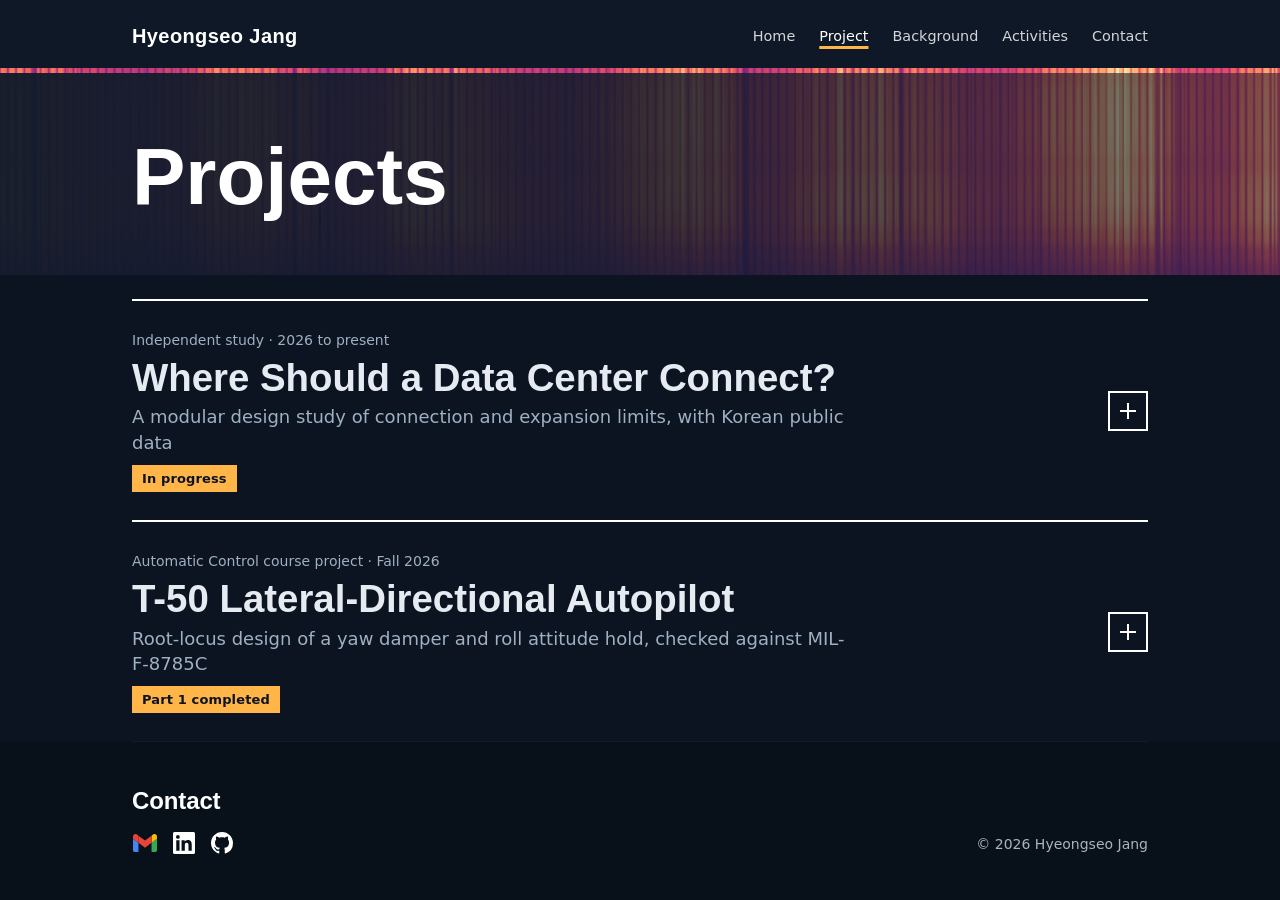
<file: control.html>
<!DOCTYPE html>
<html lang="en"><head><meta charset="utf-8"><title>Project | Hyeongseo Jang</title>
<meta http-equiv="refresh" content="0; url=project.html#t50">
<link rel="canonical" href="project.html#t50"></head>
<body><p><a href="project.html#t50">T-50 autopilot project</a></p></body></html>
</file>
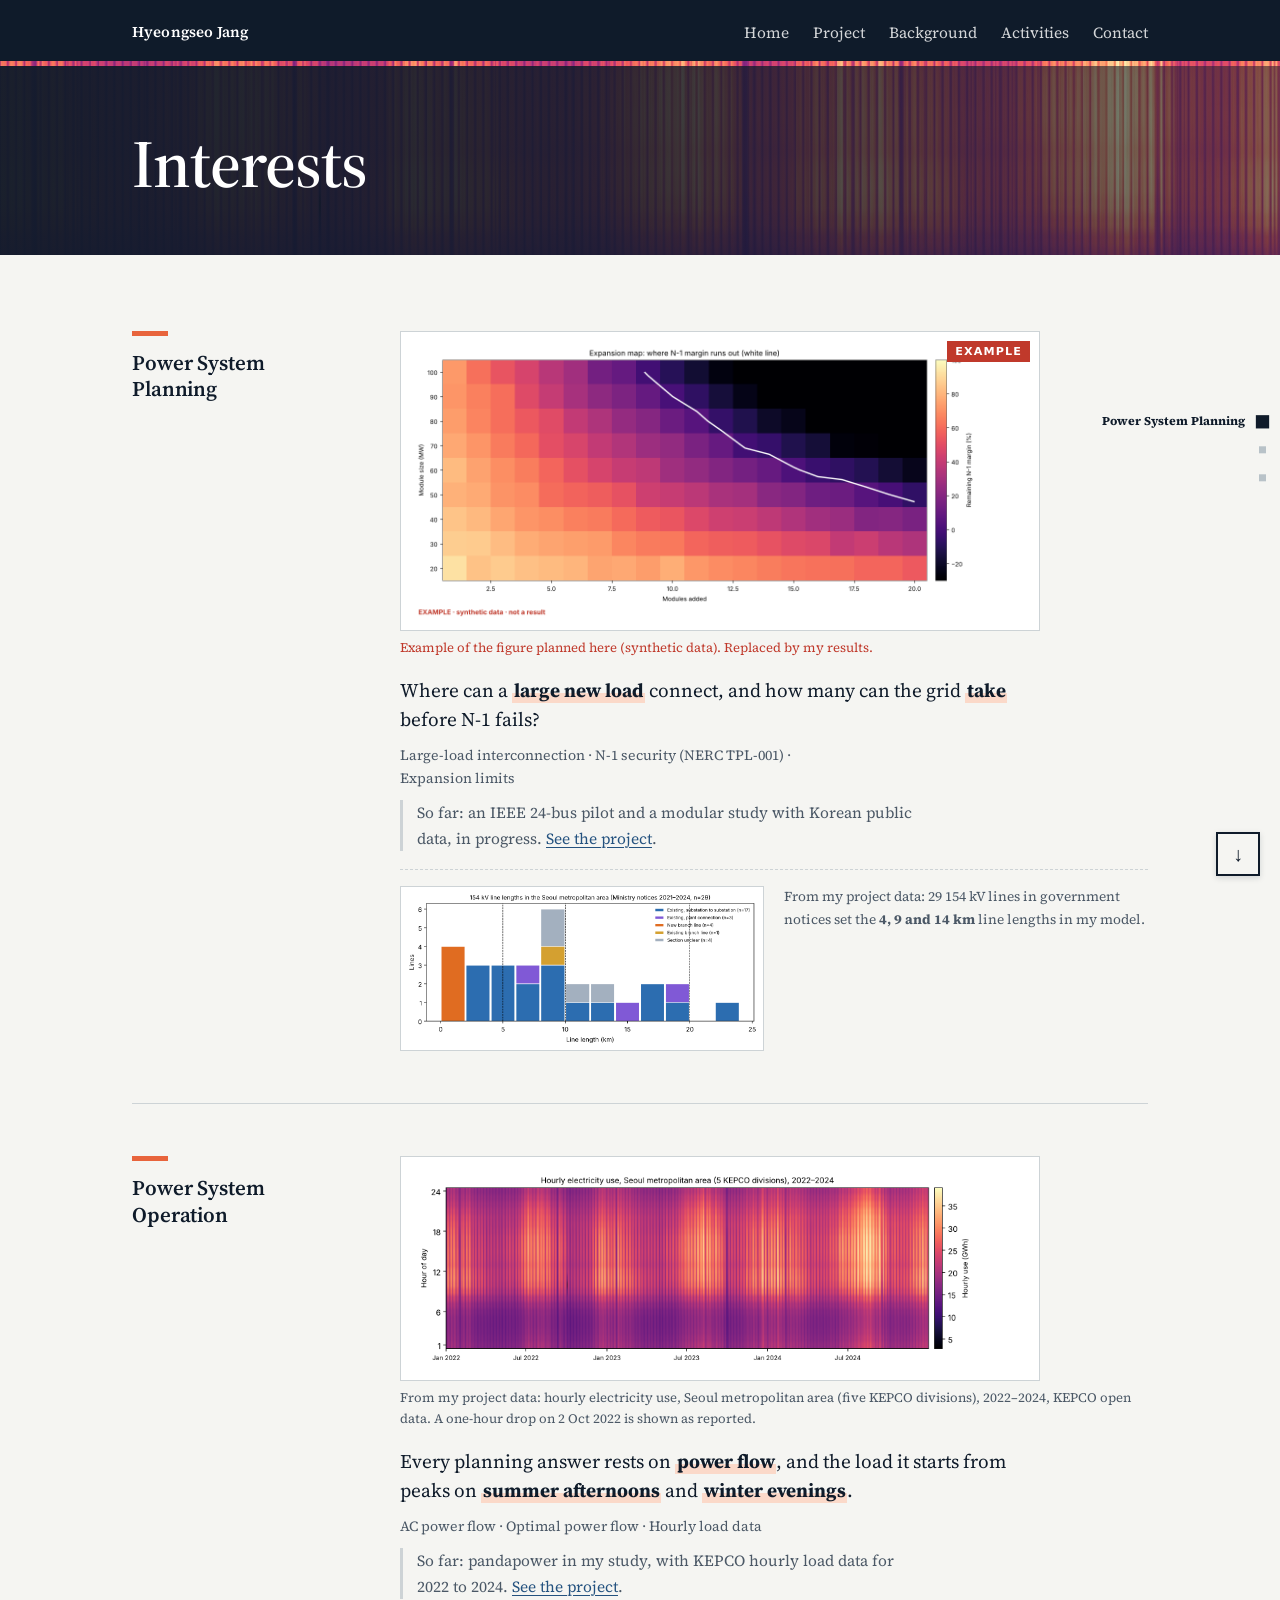
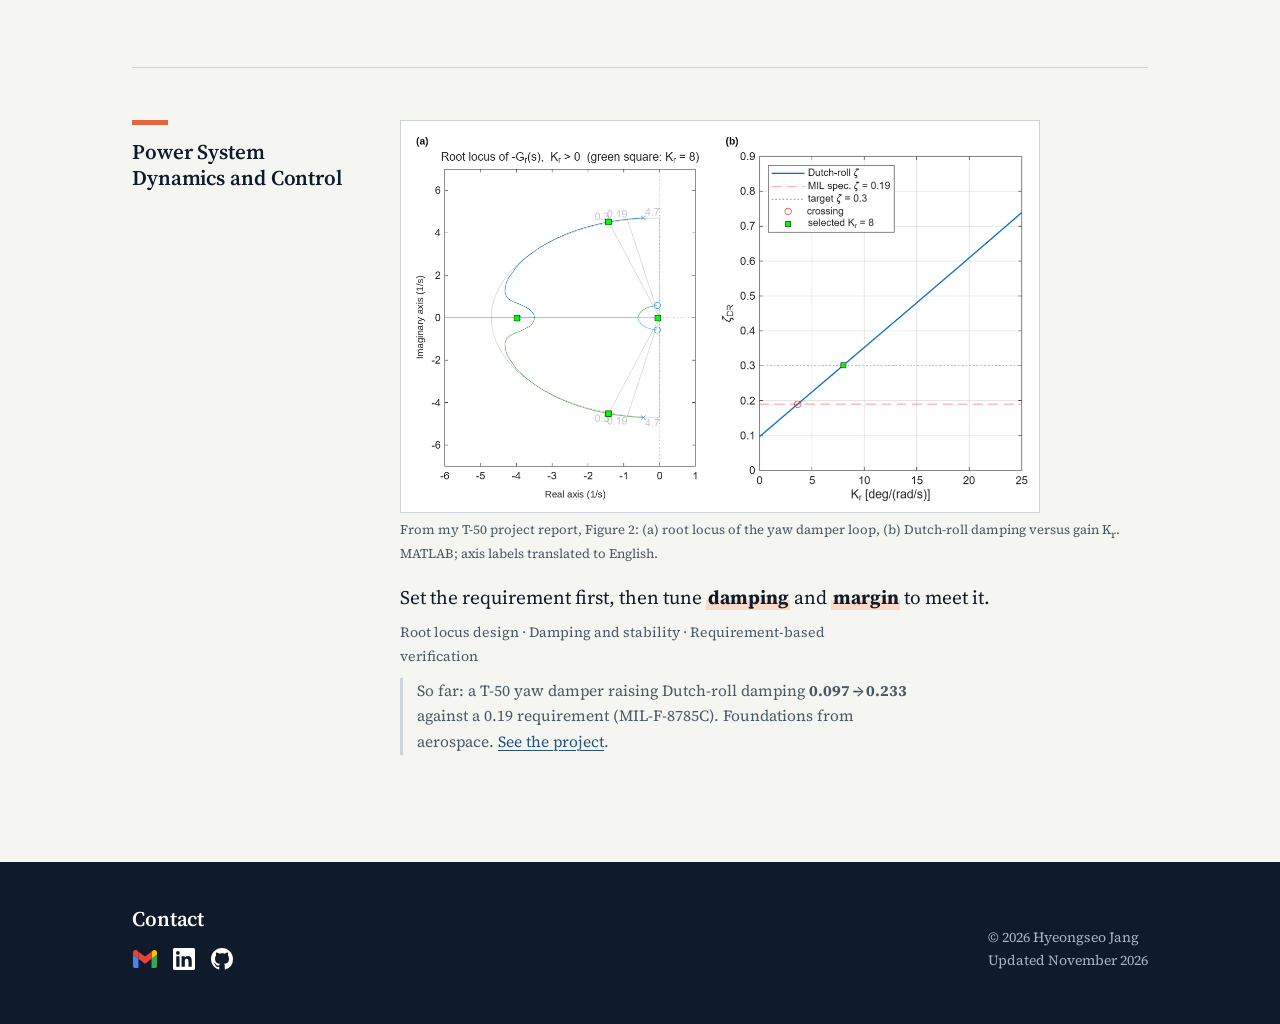
<file: interests.html>
<!DOCTYPE html>
<html lang="en" data-lang="en">
<head>
<meta charset="utf-8">
<meta name="viewport" content="width=device-width, initial-scale=1">
<title>Interests | Hyeongseo Jang</title>
<meta name="description" content="Three areas of power systems Hyeongseo Jang wants to work in: planning, operation, and dynamics and control.">
<meta property="og:title" content="Interests | Hyeongseo Jang">
<meta property="og:description" content="Three areas of power systems Hyeongseo Jang wants to work in: planning, operation, and dynamics and control.">
<meta property="og:type" content="website">
<link rel="icon" href="data:image/svg+xml,%3Csvg xmlns='http://www.w3.org/2000/svg' viewBox='0 0 32 32'%3E%3Crect width='32' height='32' fill='%2310202F'/%3E%3Ccircle cx='16' cy='16' r='9' fill='none' stroke='%239FC0DE' stroke-width='2.5'/%3E%3Cpath d='M10.5 16c1.8-4.5 3.7-4.5 5.5 0s3.7 4.5 5.5 0' fill='none' stroke='%239FC0DE' stroke-width='2.2'/%3E%3C/svg%3E">
<link rel="preconnect" href="https://fonts.googleapis.com">
<link rel="preconnect" href="https://fonts.gstatic.com" crossorigin>
<link href="https://fonts.googleapis.com/css2?family=Source+Serif+4:ital,opsz,wght@0,8..60,400..700;1,8..60,400&family=Noto+Serif+KR:wght@500;600&display=swap" rel="stylesheet">
<link rel="stylesheet" href="style.css?v=38">
<link rel="stylesheet" href="v2.css?v=3">
</head>
<body data-title-en="Interests | Hyeongseo Jang">
<div class="wrap">
  <header class="top">
    <a class="who" href="index.html">Hyeongseo Jang</a>
    <nav aria-label="Pages">
      <a href="index.html">Home</a>
      <a href="project.html">Project</a>
      <a href="background.html">Background</a>
      <a href="activities.html">Activities</a>
      <a href="contact.html">Contact</a>
    </nav>
  </header>
  <main>

    <section class="phx">
      <img class="hx-bg" src="hero-load-texture.jpg" alt="" aria-hidden="true">
      <div class="phx-in">
        <h1>Interests</h1>
      </div>
    </section>

    <section class="section" id="planning">
      <h2>Power System Planning</h2>
      <div>
        <figure class="ifig ifig-real ifig-wide"><div class="ph ph-640"><img src="example-expansion-map.png" alt="Example placeholder: expansion map of module size against modules added, colored by remaining N-1 margin (synthetic data)" width="1280" height="576"></div><figcaption class="ph-cap">Example of the figure planned here (synthetic data). Replaced by my results.</figcaption></figure>
        <p class="iv-line">Where can a <span class="hl">large new load</span> connect, and how many can the grid <span class="hl">take</span> before N-1 fails?</p>
        <p class="iv-keys">Large-load interconnection · N-1 security (NERC TPL-001) · Expansion limits</p>
        <p class="note">So far: an IEEE 24-bus pilot and a modular study with Korean public data, in progress. <a href="project.html#power">See the project</a>.</p>
        <div class="iv-sub"><img src="line-length-154kv.png" alt="Histogram of 29 154 kV line lengths in the Seoul metropolitan area from Ministry notices, most between 2 and 14 km" width="1280" height="576"><p>From my project data: 29 154 kV lines in government notices set the <strong>4, 9 and 14 km</strong> line lengths in my model.</p></div>
      </div>
    </section>

    <section class="section" id="operation">
      <h2>Power System Operation</h2>
      <div>
        <figure class="ifig ifig-real ifig-wide"><img src="load-heatmap-metro.png" alt="Heatmap of hourly electricity use in the Seoul metropolitan area from 2022 to 2024, brightest on summer afternoons and winter evenings" width="1760" height="576"><figcaption>From my project data: hourly electricity use, Seoul metropolitan area (five KEPCO divisions), 2022&ndash;2024, KEPCO open data. A one-hour drop on 2 Oct 2022 is shown as reported.</figcaption></figure>
        <p class="iv-line">Every planning answer rests on <span class="hl">power flow</span>, and the load it starts from peaks on <span class="hl">summer afternoons</span> and <span class="hl">winter evenings</span>.</p>
        <p class="iv-keys">AC power flow · Optimal power flow · Hourly load data</p>
        <p class="note">So far: pandapower in my study, with KEPCO hourly load data for 2022 to 2024. <a href="project.html#power">See the project</a>.</p>
      </div>
    </section>

    <section class="section" id="control">
      <h2>Power System Dynamics and Control</h2>
      <div>
        <figure class="ifig ifig-real ifig-wide"><img src="t50-fig2.png" alt="Figure 2 of my T-50 report: (a) root locus of the yaw damper loop with the selected gain marked, (b) Dutch-roll damping ratio rising with the yaw damper gain, crossing the 0.19 requirement" width="1228" height="737"><figcaption>From my T-50 project report, Figure 2: (a) root locus of the yaw damper loop, (b) Dutch-roll damping versus gain K<sub>r</sub>. MATLAB; axis labels translated to English.</figcaption></figure>
        <p class="iv-line">Set the requirement first, then tune <span class="hl">damping</span> and <span class="hl">margin</span> to meet it.</p>
        <p class="iv-keys">Root locus design · Damping and stability · Requirement-based verification</p>
        <p class="note">So far: a T-50 yaw damper raising Dutch-roll damping <strong>0.097 → 0.233</strong> against a 0.19 requirement (MIL-F-8785C). Foundations from aerospace. <a href="project.html#t50">See the project</a>.</p>
      </div>
    </section>

  </main>

  <footer id="contact">
    <div>
      <h2>Contact</h2>
      <div class="links">
        <span class="icons"><a href="mailto:haveagoodjay00@gmail.com" aria-label="Email" title="haveagoodjay00@gmail.com"><svg viewBox="0 0 24 24" aria-hidden="true"><path fill="#4285F4" d="M0 19.366C0 20.27.732 21 1.636 21h3.819V11.73L0 7.64v11.726z"/><path fill="#34A853" d="M18.545 21h3.819c.904 0 1.636-.732 1.636-1.636V7.64l-5.455 4.09V21z"/><path fill="#FBBC04" d="M18.545 4.64v7.09L24 7.64V5.457c0-2.023-2.309-3.178-3.927-1.964l-1.528 1.147z"/><path fill="#EA4335" d="M5.455 11.73V4.64L12 9.548l6.545-4.91v7.09L12 16.64l-6.545-4.91z"/><path fill="#EA4335" d="M0 5.457V7.64l5.455 4.09V4.64L3.927 3.493C2.309 2.28 0 3.434 0 5.457z"/></svg></a><a href="https://www.linkedin.com/in/hyeongseo-jang-05a7a744a" aria-label="LinkedIn" title="LinkedIn"><svg viewBox="0 0 24 24" aria-hidden="true"><path fill="currentColor" d="M20.45 20.45h-3.56v-5.57c0-1.33-.03-3.04-1.85-3.04-1.86 0-2.14 1.45-2.14 2.94v5.67H9.34V9h3.41v1.56h.05c.48-.9 1.64-1.85 3.37-1.85 3.6 0 4.27 2.37 4.27 5.46v6.28zM5.34 7.43a2.06 2.06 0 110-4.13 2.06 2.06 0 010 4.13zM7.12 20.45H3.56V9h3.56v11.45zM22.22 0H1.77C.79 0 0 .77 0 1.73v20.54C0 23.23.79 24 1.77 24h20.45c.98 0 1.78-.77 1.78-1.73V1.73C24 .77 23.2 0 22.22 0z"/></svg></a><a href="https://github.com/haveagoodjay00" aria-label="GitHub" title="GitHub"><svg viewBox="0 0 16 16" aria-hidden="true"><path fill="currentColor" d="M8 0C3.58 0 0 3.58 0 8c0 3.54 2.29 6.53 5.47 7.59.4.07.55-.17.55-.38 0-.19-.01-.82-.01-1.49-2.01.37-2.53-.49-2.69-.94-.09-.23-.48-.94-.82-1.13-.28-.15-.68-.52-.01-.53.63-.01 1.08.58 1.23.82.72 1.21 1.87.87 2.33.66.07-.52.28-.87.51-1.07-1.78-.2-3.64-.89-3.64-3.95 0-.87.31-1.59.82-2.15-.08-.2-.36-1.02.08-2.12 0 0 .67-.21 2.2.82.64-.18 1.32-.27 2-.27.68 0 1.36.09 2 .27 1.53-1.04 2.2-.82 2.2-.82.44 1.1.16 1.92.08 2.12.51.56.82 1.27.82 2.15 0 3.07-1.87 3.75-3.65 3.95.29.25.54.73.54 1.48 0 1.07-.01 1.93-.01 2.2 0 .21.15.46.55.38A8.013 8.013 0 0016 8c0-4.42-3.58-8-8-8z"/></svg></a></span>
        <!-- CV: upload cv.pdf next to these files, then delete the word hidden -->
        <a href="cv.pdf" hidden>Download CV (PDF)</a>
      </div>
    </div>
    <p class="fine">© 2026 Hyeongseo Jang<br>Updated November 2026</p>
  </footer>
</div>
<div id="tip" role="status" aria-live="polite" hidden></div>
<script src="site.js"></script>
</body>
</html>
</file>
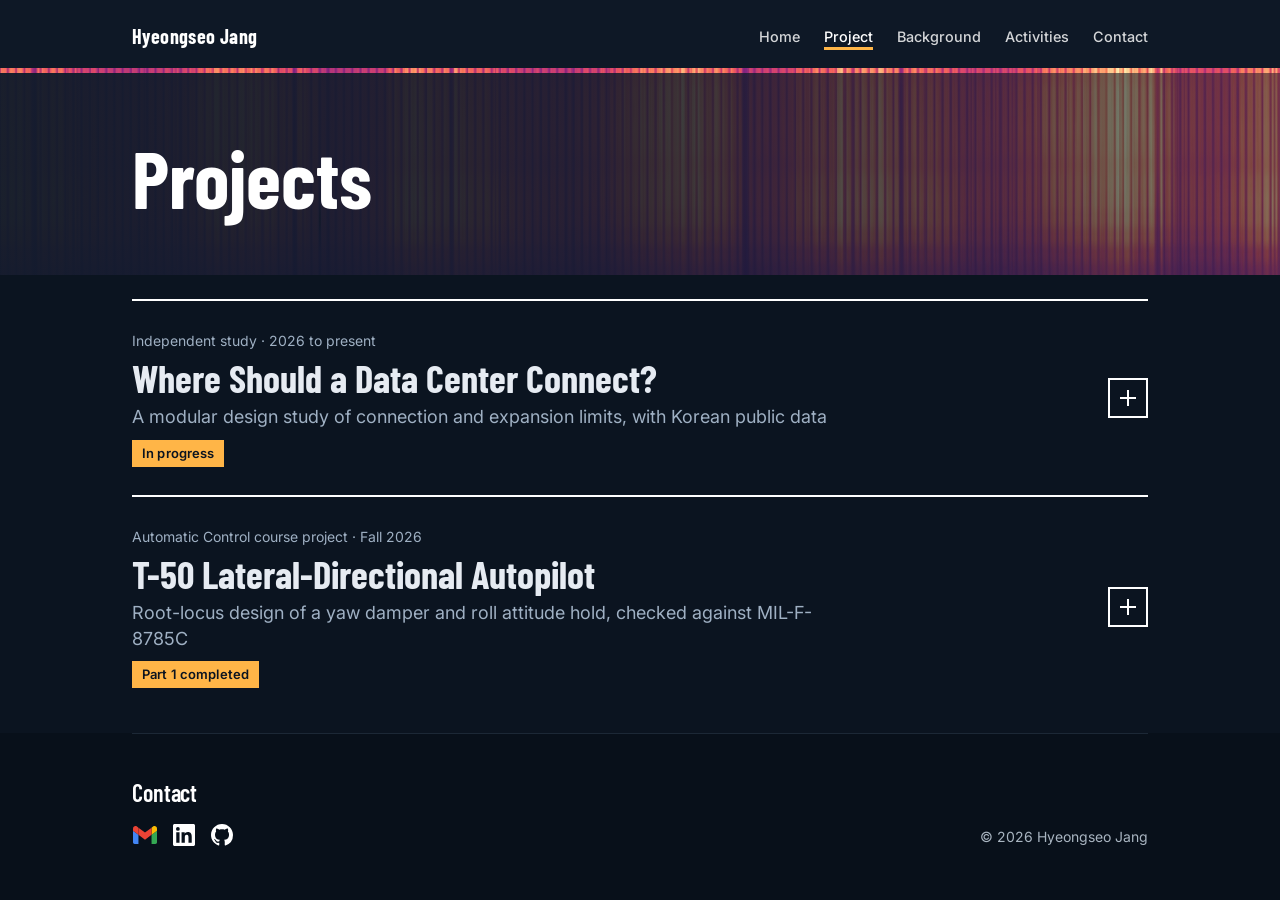
<file: project.html>
<!DOCTYPE html>
<html lang="en" data-lang="en">
<head>
<meta charset="utf-8">
<meta name="viewport" content="width=device-width, initial-scale=1">
<title>Project Progress | Hyeongseo Jang</title>
<meta name="description" content="A live route map of my data center interconnection study: where it stands, what I decided at each step and why.">
<meta property="og:title" content="Project Progress | Hyeongseo Jang">
<meta property="og:description" content="A live route map of my data center interconnection study: where it stands, what I decided at each step and why.">
<meta property="og:type" content="website">
<link rel="icon" href="data:image/svg+xml,%3Csvg xmlns='http://www.w3.org/2000/svg' viewBox='0 0 32 32'%3E%3Crect width='32' height='32' fill='%2310202F'/%3E%3Ccircle cx='16' cy='16' r='9' fill='none' stroke='%239FC0DE' stroke-width='2.5'/%3E%3Cpath d='M10.5 16c1.8-4.5 3.7-4.5 5.5 0s3.7 4.5 5.5 0' fill='none' stroke='%239FC0DE' stroke-width='2.2'/%3E%3C/svg%3E">
<link rel="preconnect" href="https://fonts.googleapis.com">
<link rel="preconnect" href="https://fonts.gstatic.com" crossorigin>
<link href="https://fonts.googleapis.com/css2?family=Source+Serif+4:ital,opsz,wght@0,8..60,400..700;1,8..60,400&family=Noto+Serif+KR:wght@500;600&display=swap" rel="stylesheet">
<link rel="stylesheet" href="style.css?v=38">
<link rel="stylesheet" href="v2.css?v=3">
<link rel="stylesheet" href="project.css?v=14">
<link href="https://fonts.googleapis.com/css2?family=Inter:wght@400;500;600;700&family=Barlow+Condensed:wght@600;700&display=swap" rel="stylesheet">
<link rel="stylesheet" href="dark.css?v=3">
</head>
<body data-title-en="Project Progress | Hyeongseo Jang">
<div class="wrap">
  <header class="top">
    <a class="who" href="index.html">Hyeongseo Jang</a>
    <nav aria-label="Pages">
      <a href="index.html">Home</a>
      <a href="project.html" aria-current="page">Project</a>
      <a href="background.html">Background</a>
      <a href="activities.html">Activities</a>
      <a href="contact.html">Contact</a>
    </nav>
  </header>
  <section class="phx">
    <img class="hx-bg" src="hero-load-texture.jpg" alt="" aria-hidden="true">
    <div class="phx-in">
      <h1>Projects</h1>
    </div>
  </section>

  <button type="button" class="pj-title" data-pj="power" aria-expanded="false" aria-controls="panel-power">
    <span class="pj-title-meta">Independent study · 2026 to present</span>
    <span class="pj-title-main">Where Should a Data Center Connect?</span>
    <span class="pj-title-sub">A modular design study of connection and expansion limits, with Korean public data</span>
    <span class="pj-title-st">In progress</span>
    <span class="pj-title-ic" aria-hidden="true"></span>
  </button>
  <div class="pj-panel" id="panel-power" data-pj="power" hidden>
    <div class="t50 pw">
    <section class="pagehead t50-head pw-sec" id="pw-overview">
      <p class="lede">How do <span class="hl">module size</span> and <span class="hl">connection structure</span> change N-1 security, losses and <span class="hl">how many data center modules</span> a 154 kV network can take? Case A: a new-town campus. Case B: an existing Seoul/Gyeonggi area.</p>
      <p class="pw-status"><b>Status:</b> data and design locked, calculations next. The figures below are built from public data; the main result figure is still a placeholder.</p>
    </section>

    <section class="section pw-sec" id="pw-figures">
      <h2>Results</h2>
      <div>
        <figure class="pfig">
          <div id="pwTopo"></div>
          <figcaption><b>Figure 1.</b> Four connection structures compared.<span>Radial with single supply is the baseline: one line outage cuts the campus off.</span></figcaption>
        </figure>
        <figure class="pfig">
          <img src="load-heatmap-metro.png" alt="Heatmap of hourly electricity use in the Seoul metropolitan area from 2022 to 2024, brightest on summer afternoons and winter evenings" width="1760" height="576">
          <figcaption><b>Figure 2.</b> Existing load the campus would sit on: hourly use, Seoul metropolitan area, 2022&ndash;2024.<span>394,560 hourly rows from KEPCO open data; the API and the CSV matched row for row. Peaks on summer afternoons and winter evenings.</span></figcaption>
        </figure>
        <figure class="pfig">
          <img src="line-length-154kv.png" alt="Histogram of 29 154 kV line lengths in the Seoul metropolitan area from Ministry notices" width="1280" height="576">
          <figcaption><b>Figure 3.</b> 154 kV line lengths from government notices (n = 29).<span>Existing substation-to-substation lines (n = 17) have quartiles 4.3, 9.4 and 13.5 km, so the model uses <b>4, 9 and 14 km</b>. New branch lines run 0.6 to 1.9 km, so the base is 1.5 km.</span></figcaption>
        </figure>
        <figure class="pfig">
          <div class="ph"><img src="example-expansion-map.png" alt="Example placeholder: expansion map of module size against modules added, colored by remaining N-1 margin (synthetic data)" width="1280" height="576"></div>
          <figcaption><b>Figure 4.</b> Planned main result: how many modules fit before N-1 fails.<span class="ph-cap">Example of the figure planned here (synthetic data, not a result). Replaced after the runs.</span></figcaption>
        </figure>
        <p class="fig-note">Figures 2 and 3 plotted by me in Python from public data.</p>
      </div>
    </section>

    <section class="section pw-sec" id="pw-inputs">
      <h2>Key inputs</h2>
      <div>
        <div class="scroll"><table class="num">
          <thead><tr><th>Item</th><th>Value</th><th>Source</th><th>Status</th></tr></thead>
          <tbody>
            <tr><th scope="row">Hourly load</th><td>394,560 rows, 2022&ndash;2024</td><td>KEPCO open data</td><td><span class="v">Set</span></td></tr>
            <tr><th scope="row">Temperature</th><td>Seoul, Suwon hourly</td><td>KMA</td><td><span class="v">Set</span></td></tr>
            <tr><th scope="row">Line lengths</th><td>4 / 9 / 14 km; branch 1.5 km</td><td>Ministry notices</td><td><span class="v">Set</span></td></tr>
            <tr><th scope="row">Conductor</th><td>R &asymp; 0.035, X &asymp; 0.338 &Omega;/km</td><td>ACSR 410 mm&sup2; twin, maker specs</td><td><span class="v">Set</span></td></tr>
            <tr><th scope="row">Overload limits</th><td>100 / 120 / 150 / 200%</td><td>IEEE C57.91 via PJM guide</td><td><span class="v">Set</span></td></tr>
            <tr><th scope="row">Existing substation load</th><td>70 / 85 / 95% of rating</td><td>Scenario (no public data)</td><td><span class="v na">Assumed</span></td></tr>
            <tr><th scope="row">Cases</th><td>~390 (Case B), 219 (Case A)</td><td>Pre-registered</td><td><span class="v">Set</span></td></tr>
            <tr><th scope="row">N-1 results</th><td>Tier 1 and Tier 2</td><td>pandapower runs</td><td><span class="v na">Not yet</span></td></tr>
          </tbody>
        </table></div>
      </div>
    </section>

    <section class="section pw-sec" id="pw-predictions">
      <h2>My predictions</h2>
      <div>
        <ol class="pw-preds">
          <li><span class="hl">Radial</span> breaks first.</li>
          <li>Moving the tap point does <span class="hl">not</span> change the ranking.</li>
          <li>Ring with single supply does not overtake radial with dual supply as modules grow.</li>
          <li>T-tap has a clear effect.</li>
        </ol>
        <p class="note">Written before any calculation; each is scored right, partly right or wrong after the runs.</p>
      </div>
    </section>

    <details class="pw-log" id="pw-log">
      <summary><span>Full research log</span><small>Every stage and all 37 decisions: the options, who proposed them, and what I chose</small></summary>
  <div class="trip" id="trip" aria-label="Route overview">
    <div class="trip-label"><span class="trip-k">Reading</span> <span id="tripNow">Overview</span></div>
    <ol class="trip-dots" id="tripDots"></ol>
  </div>

  <main>
    <section class="pj-head">
      <p class="status" id="pjStatus">In progress</p>
      <h2 class="h1-page">Progress</h2>
      <p class="lede">A route map of the study. Each stop shows what I did, which options were on the table, and what I chose and why. Options were often drafted by an AI assistant (Claude); the log records who proposed what, and every choice is mine.</p>

      <dl class="pj-board" id="pjBoard"></dl>

      <ul class="pj-legend" aria-label="Legend">
        <li><span class="lg-st done"></span>Done</li>
        <li><span class="lg-st now"></span>You are here</li>
        <li><span class="lg-st next"></span>Ahead</li>
        <li class="sep"></li>
        <li><span class="tg mine">My idea</span></li>
        <li><span class="tg override">Against the recommendation</span></li>
        <li><span class="tg choice">My choice</span></li>
        <li><span class="tg accepted">Took the recommendation</span></li>
      </ul>
      <p class="pj-tools"><button type="button" id="openAll">Open all details</button> <button type="button" id="closeAll">Close all</button> <a href="#st-now" class="jump-now">Jump to where I am now</a></p>
    </section>

    <div class="route" id="route">
      <div class="rt-base" aria-hidden="true"></div>
      <div class="rt-done" id="rtDone" aria-hidden="true"></div>
      <div id="stations"></div>
      <div class="rt-end"><span class="flag" aria-hidden="true"></span><p><strong>Destination</strong> Results and a written summary of the study.</p></div>
    </div>

    <section class="pj-limits" id="prereg-summary">
      <h2>Pre-registration summary</h2>
      <p class="lede">Fixed before any calculation. Results are compared against this page, and the criteria are not changed after the results are seen. Changes are added to a change log with the reason, never edited in place.</p>
      <ul class="plain">
        <li><strong>Question.</strong> How do module size (20/50/100 MW) and connection structure change N-1 security, utilization balance, losses and the number of modules that fit? Case A (new town) against Case B (existing Seoul/Gyeonggi area).</li>
        <li><strong>Compared.</strong> Radial or ring inside the campus, single or dual supply. Radial with single supply is the baseline. T-tap variants (trunk load 0/30/60%, tap at 1/4, 1/2, 3/4 of the line) are tested too.</li>
        <li><strong>Cases.</strong> Up to 390 for Case B and 219 for Case A.</li>
        <li><strong>Verdict.</strong> Tier 1: each transformer out over 8,760 hours, judged at 100/120/150/200% of rating. Tier 2: transformer or one 154 kV line out at peak, with overload and ±10% voltage checks. N-1 is a gate; designs that pass are reported side by side, with no weights.</li>
        <li><strong>Three separate questions.</strong> AC convergence, physical limits met, and safety buffer met are reported separately.</li>
        <li><strong>Drop rule.</strong> If T-tap changes neither the N-1 ranking nor the number of modules that fit, it moves to an appendix as a null result.</li>
        <li><strong>Check rule.</strong> Hand calculation, NumPy DC and pandapower agree within 5% on the small test network, or I explain the gap.</li>
        <li><strong>My predictions.</strong> Radial breaks first. Moving the tap point does not change the ranking. Ring with single supply does not overtake radial with dual supply as modules grow. T-tap has a clear effect (my stated chance of "negligible": 0%). Each is scored right, partly right or wrong after the runs.</li>
      </ul>
    </section>

    <section class="pj-limits">
      <h2>What this study is not</h2>
      <ul class="plain">
        <li>A comparison within the structures and sizes I test, not a global optimum.</li>
        <li>A model calibrated with Korean public data, not an analysis of the actual Korean grid.</li>
        <li>Without cost data, "efficient" means efficient in power terms only.</li>
      </ul>
    </section>
  </main>
    </details>
    </div>

  </div>

  <button type="button" class="pj-title" data-pj="t50" aria-expanded="false" aria-controls="panel-t50">
    <span class="pj-title-meta">Automatic Control course project · Fall 2026</span>
    <span class="pj-title-main">T-50 Lateral-Directional Autopilot</span>
    <span class="pj-title-sub">Root-locus design of a yaw damper and roll attitude hold, checked against MIL-F-8785C</span>
    <span class="pj-title-st">Part 1 completed</span>
    <span class="pj-title-ic" aria-hidden="true"></span>
  </button>
  <div class="pj-panel" id="panel-t50" data-pj="t50" hidden>
    <div class="t50">
    <section class="pagehead t50-head" id="t50-overview">
      <p class="lede">Automatic Control term project, Sejong University, fall 2026. A linear T-50 model at 10,000 ft and Mach 0.8; designed by root locus in MATLAB and judged against MIL-F-8785C Level 1.</p>
    </section>

    <section class="section" id="t50-figures">
      <h2>Results</h2>
      <div>
        <ul class="reports">
          <li><span class="rp-part">Report</span><div><a href="reports/T50_Autopilot_Part1_Report.pdf" target="_blank" rel="noopener">Part 1: Yaw Damper and Roll Attitude Hold</a><span class="rp-meta">Original report (in Korean), submitted for Automatic Control, Fall 2026 · English abstract included · PDF, 4 pages</span></div></li>
        </ul>
        <figure class="pfig pfig-narrow">
          <img src="t50-fig1.png" alt="Control structure: yaw damper (K<sub>r</sub>) and roll attitude hold (K<sub>p</sub>, K<sub>&phi;</sub>)." width="576" height="308">
          <figcaption><b>Figure 1.</b> Control structure: yaw damper (K<sub>r</sub>) and roll attitude hold (K<sub>p</sub>, K<sub>&phi;</sub>).<span>Two loops on one aircraft, so each is designed knowing the other is there.</span></figcaption>
        </figure>
        <figure class="pfig">
          <img src="t50-fig2.png" alt="Yaw damper design: (a) root locus, (b) Dutch-roll damping versus K<sub>r</sub>." width="1228" height="737">
          <figcaption><b>Figure 2.</b> Yaw damper design: (a) root locus, (b) Dutch-roll damping versus K<sub>r</sub>.<span>Open-loop damping 0.097 fails the 0.19 requirement; K<sub>r</sub> = 8 lifts it to 0.30, leaving room for the roll loop.</span></figcaption>
        </figure>
        <figure class="pfig">
          <img src="t50-fig3.png" alt="Roll loops by sequential root locus: (a) rate loop K<sub>p</sub>, (b) attitude loop K<sub>&phi;</sub>." width="1167" height="561">
          <figcaption><b>Figure 3.</b> Roll loops by sequential root locus: (a) rate loop K<sub>p</sub>, (b) attitude loop K<sub>&phi;</sub>.<span>Gains placed for &zeta; = 0.7 and &omega;<sub>n</sub> = 4 rad/s, kept well below the Dutch-roll frequency.</span></figcaption>
        </figure>
        <figure class="pfig">
          <img src="t50-fig4b.png" alt="Closed-loop response to a 10&deg; bank command: &beta;, p and r, &phi;, control surfaces." width="1049" height="704">
          <figcaption><b>Figure 4b.</b> Closed-loop response to a 10&deg; bank command: &beta;, p and r, &phi;, control surfaces.<span>Rise time 0.46 s, overshoot 5.4%, surfaces under 10% of their limits.</span></figcaption>
        </figure>
        <figure class="pfig">
          <img src="t50-fig4a.png" alt="Closed-loop response to a 5&deg; initial sideslip with no command." width="1049" height="704">
          <figcaption><b>Figure 4a.</b> Closed-loop response to a 5&deg; initial sideslip with no command.<span>Sideslip stays within 0.1&deg; after about 2.8 s.</span></figcaption>
        </figure>
        <p class="fig-note">MATLAB figures from my report. Korean axis labels in Figures 2 and 3 translated to English.</p>
      </div>
    </section>

    <section class="section" id="t50-key">
      <h2>Key finding</h2>
      <div>
        <p>Closing the roll loop alone drops Dutch-roll damping from 0.097 to 0.051, because the large dihedral effect couples roll and sideslip. With the yaw damper in place the full fourth-order model keeps 0.233, above the 0.19 requirement.</p>
      </div>
    </section>

    <section class="section" id="t50-verdict">
      <h2>Requirement check</h2>
      <div>
        <div class="scroll"><table class="num">
          <thead><tr><th>Item</th><th>Requirement</th><th>Result</th><th>Verdict</th></tr></thead>
          <tbody>
            <tr><th scope="row">Dutch roll</th><td>&zeta; &ge; 0.19</td><td>0.233</td><td><span class="v">Met</span></td></tr>
            <tr><th scope="row">Roll mode</th><td>T<sub>p</sub> &le; 1.0 s</td><td>0.178 s</td><td><span class="v">Met</span></td></tr>
            <tr><th scope="row">Spiral mode</th><td>Pole &le; 0.0576</td><td>Stable</td><td><span class="v">Met</span></td></tr>
            <tr><th scope="row">Control surfaces</th><td>&le; 21&deg; / 30&deg;</td><td>1.98&deg; / 2.22&deg;</td><td><span class="v">Met</span></td></tr>
            <tr><th scope="row">Heading, margins</th><td>GM &ge; 6 dB, PM &ge; 30&deg;</td><td>Part 2</td><td><span class="v na">Not yet</span></td></tr>
          </tbody>
        </table></div>
        <p class="note">The design and analysis are my own work, run in MATLAB. Claude was used for calculation support, cross-checking and drafting. The plant model comes from the course lecture materials.</p>
      </div>
    </section>
    </div>
  </div>

  <footer id="contact">
    <div>
      <h2>Contact</h2>
      <div class="links">
        <span class="icons"><a href="mailto:haveagoodjay00@gmail.com" aria-label="Email" title="haveagoodjay00@gmail.com"><svg viewBox="0 0 24 24" aria-hidden="true"><path fill="#4285F4" d="M0 19.366C0 20.27.732 21 1.636 21h3.819V11.73L0 7.64v11.726z"/><path fill="#34A853" d="M18.545 21h3.819c.904 0 1.636-.732 1.636-1.636V7.64l-5.455 4.09V21z"/><path fill="#FBBC04" d="M18.545 4.64v7.09L24 7.64V5.457c0-2.023-2.309-3.178-3.927-1.964l-1.528 1.147z"/><path fill="#EA4335" d="M5.455 11.73V4.64L12 9.548l6.545-4.91v7.09L12 16.64l-6.545-4.91z"/><path fill="#EA4335" d="M0 5.457V7.64l5.455 4.09V4.64L3.927 3.493C2.309 2.28 0 3.434 0 5.457z"/></svg></a><a href="https://www.linkedin.com/in/hyeongseo-jang-05a7a744a" aria-label="LinkedIn" title="LinkedIn"><svg viewBox="0 0 24 24" aria-hidden="true"><path fill="currentColor" d="M20.45 20.45h-3.56v-5.57c0-1.33-.03-3.04-1.85-3.04-1.86 0-2.14 1.45-2.14 2.94v5.67H9.34V9h3.41v1.56h.05c.48-.9 1.64-1.85 3.37-1.85 3.6 0 4.27 2.37 4.27 5.46v6.28zM5.34 7.43a2.06 2.06 0 110-4.13 2.06 2.06 0 010 4.13zM7.12 20.45H3.56V9h3.56v11.45zM22.22 0H1.77C.79 0 0 .77 0 1.73v20.54C0 23.23.79 24 1.77 24h20.45c.98 0 1.78-.77 1.78-1.73V1.73C24 .77 23.2 0 22.22 0z"/></svg></a><a href="https://github.com/haveagoodjay00" aria-label="GitHub" title="GitHub"><svg viewBox="0 0 16 16" aria-hidden="true"><path fill="currentColor" d="M8 0C3.58 0 0 3.58 0 8c0 3.54 2.29 6.53 5.47 7.59.4.07.55-.17.55-.38 0-.19-.01-.82-.01-1.49-2.01.37-2.53-.49-2.69-.94-.09-.23-.48-.94-.82-1.13-.28-.15-.68-.52-.01-.53.63-.01 1.08.58 1.23.82.72 1.21 1.87.87 2.33.66.07-.52.28-.87.51-1.07-1.78-.2-3.64-.89-3.64-3.95 0-.87.31-1.59.82-2.15-.08-.2-.36-1.02.08-2.12 0 0 .67-.21 2.2.82.64-.18 1.32-.27 2-.27.68 0 1.36.09 2 .27 1.53-1.04 2.2-.82 2.2-.82.44 1.1.16 1.92.08 2.12.51.56.82 1.27.82 2.15 0 3.07-1.87 3.75-3.65 3.95.29.25.54.73.54 1.48 0 1.07-.01 1.93-.01 2.2 0 .21.15.46.55.38A8.013 8.013 0 0016 8c0-4.42-3.58-8-8-8z"/></svg></a></span>
        <!-- CV: upload cv.pdf next to these files, then delete the word hidden -->
        <a href="cv.pdf" hidden>Download CV (PDF)</a>
      </div>
    </div>
    <p class="fine">© 2026 Hyeongseo Jang</p>
  </footer>
</div>
<div id="tip" role="status" aria-live="polite" hidden></div>
<script src="project-data.js?v=14"></script>
<script src="project.js?v=16"></script>
<script src="site.js"></script>
</body>
</html>
</file>
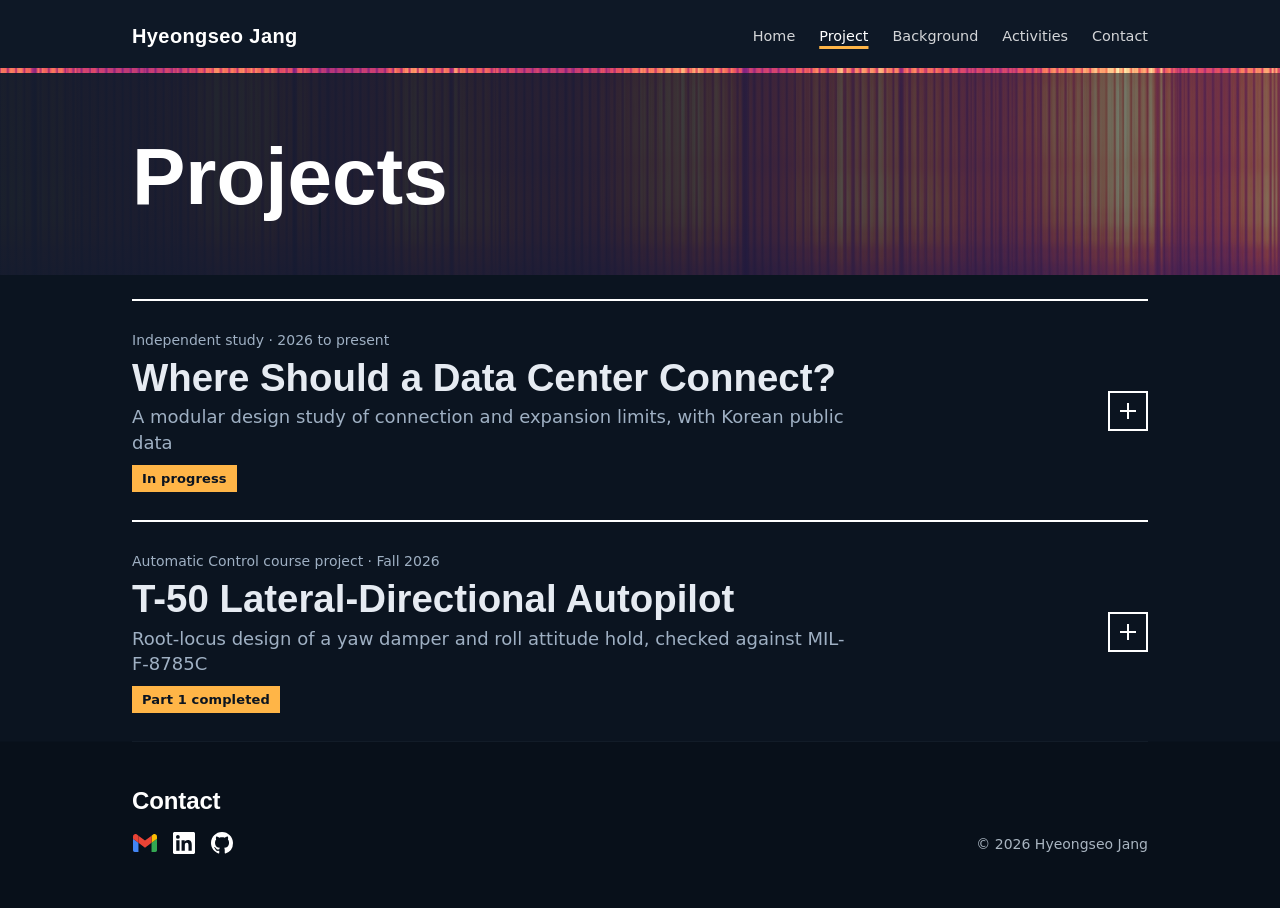
<file: research.html>
<!DOCTYPE html>
<html lang="en"><head><meta charset="utf-8"><title>Project | Hyeongseo Jang</title>
<meta http-equiv="refresh" content="0; url=project.html#power">
<link rel="canonical" href="project.html#power"></head>
<body><p><a href="project.html#power">Research project</a></p></body></html>
</file>
<file: style.css>
:root {
  --porcelain: #F7F8F6;
  --ink: #10202F;
  --slate: #51606E;
  --rule: #D3D9D8;
  --grid-blue: #1B4B8F;
  --signal: #24527F;
  --accent-l: #9FC0DE;
  --tint: #E6EDF4;
  --critical: #D03B3B;
  --display: "Archivo", "Noto Sans KR", system-ui, sans-serif;
  --text: "Source Serif 4", "Noto Sans KR", Georgia, serif;
}
* { box-sizing: border-box; }
html { scroll-behavior: smooth; -webkit-text-size-adjust: 100%; }
body {
  margin: 0; background: var(--porcelain); color: var(--ink);
  font-family: var(--text); font-size: 1.0938rem; line-height: 1.65;
  word-break: keep-all; overflow-wrap: break-word;
}
html[data-lang="ko"] body { font-family: "Noto Sans KR", system-ui, sans-serif; font-size: 1.0313rem; line-height: 1.8; }
html[data-lang="en"] [data-l="ko"],
html[data-lang="ko"] [data-l="en"] { display: none !important; }

a { color: var(--grid-blue); text-underline-offset: 0.18em; text-decoration-thickness: 1px; }
a:hover { text-decoration-thickness: 2px; }
:focus-visible { outline: 3px solid var(--signal); outline-offset: 3px; }
p { margin: 0 0 1em; max-width: 66ch; }
.wrap { max-width: 1080px; margin: 0 auto; padding: 0 32px; }

/* Top bar, stays in view while scrolling */
.top {
  display: flex; align-items: center; gap: 24px; padding: 20px 0;
  font-family: var(--display); font-size: 0.9375rem; border-bottom: 2px solid var(--ink);
  position: sticky; top: 0; z-index: 10; background: var(--porcelain);
}
.top .who { font-weight: 700; font-stretch: 110%; color: var(--ink); text-decoration: none; }
.top nav { display: flex; gap: 24px; margin-left: auto; }
.top nav a { color: var(--ink); text-decoration: none; }
.top nav a:hover { text-decoration: underline; }
.top nav a[aria-current="page"] { text-decoration: underline; text-decoration-color: var(--signal); text-decoration-thickness: 3px; text-underline-offset: 0.35em; }
.lang { display: flex; border: 2px solid var(--ink); flex: none; }
.lang button { font: inherit; font-weight: 600; color: var(--ink); background: transparent; border: 0; padding: 5px 12px; cursor: pointer; }
.lang button[aria-pressed="true"] { background: var(--ink); color: var(--porcelain); }

/* Home hero */
.hero { display: grid; grid-template-columns: minmax(0, 1fr) 320px; gap: 64px; align-items: start; padding: 64px 0 56px; }
.hero.no-photo { grid-template-columns: minmax(0, 1fr); }
.hero.no-photo .portrait { display: none; }
h1 { font-family: var(--display); font-weight: 800; font-stretch: 112%; font-size: clamp(2.6rem, 6vw, 4.25rem); line-height: 1.0; letter-spacing: -0.025em; margin: 0 0 18px; }
html[data-lang="ko"] h1 { letter-spacing: -0.03em; line-height: 1.15; }
.tagline { font-family: var(--display); font-weight: 600; font-size: clamp(1.2rem, 2.3vw, 1.5625rem); line-height: 1.3; margin: 0 0 24px; max-width: 26em; }
html[data-lang="ko"] .tagline { line-height: 1.5; }
.lede { font-size: 1.1875rem; line-height: 1.6; max-width: 36em; margin-bottom: 28px; }
html[data-lang="ko"] .lede { font-size: 1.0938rem; line-height: 1.85; }
.portrait { margin: 0; }
.portrait img { display: block; width: 100%; aspect-ratio: 4 / 5; object-fit: cover; border: 2px solid var(--ink); background: #E6EAE8; }

.links { display: flex; flex-wrap: wrap; gap: 12px; }
.links a { font-family: var(--display); font-weight: 600; font-size: 0.9688rem; color: var(--ink); text-decoration: none; border: 2px solid var(--ink); padding: 9px 18px; }
.links a.primary { background: var(--ink); color: var(--porcelain); }
.links a:hover { background: var(--signal); color: #fff; }
.links a[hidden] { display: none; }

.facts { margin: 0; display: grid; grid-template-columns: repeat(3, minmax(0, 1fr)); gap: 0 28px; background: var(--ink); color: var(--porcelain); padding: 6px 28px; }
.facts div { padding: 18px 0 20px; }
.facts dt { font-family: var(--display); font-size: 0.875rem; font-weight: 600; color: #AEBBC7; margin-bottom: 4px; }
.facts dd { margin: 0; font-family: var(--display); font-weight: 600; font-size: 1.0625rem; line-height: 1.4; }

/* Detail page heading */
.pagehead { padding: 56px 0 44px; border-bottom: 2px solid var(--ink); }
.pagehead .lede { margin-bottom: 0; }
.h1-page { font-size: clamp(1.9rem, 4.2vw, 3rem); line-height: 1.1; max-width: 22em; margin-bottom: 20px; }
html[data-lang="ko"] .h1-page { line-height: 1.3; }
.status { display: inline-block; background: var(--signal); font-family: var(--display); font-weight: 700; font-size: 0.8125rem; padding: 3px 10px; margin: 0 0 16px; color: #fff; }

/* Sections: title left, content right */
.section { display: grid; grid-template-columns: 220px minmax(0, 1fr); gap: 48px; padding: 52px 0; border-bottom: 1px solid var(--rule); scroll-margin-top: 84px; }
h2 { font-family: var(--display); font-weight: 750; font-stretch: 108%; font-size: 1.3125rem; line-height: 1.25; letter-spacing: -0.01em; margin: 0; }
.section > h2::before { content: ""; display: block; width: 32px; height: 6px; background: var(--signal); margin-bottom: 14px; color: #fff; }
h3 { font-family: var(--display); font-weight: 700; font-size: 1.0313rem; margin: 28px 0 8px; }
.section > div > h3:first-child, .cols2 h3, .skillgrid h3 { margin-top: 0; }
.kicker-title { font-family: var(--display); font-weight: 750; font-stretch: 105%; font-size: clamp(1.2rem, 2.1vw, 1.5rem); line-height: 1.28; max-width: 30em; margin-bottom: 14px; }
.feature .links, .section .links { margin-top: 20px; }
.note { color: var(--slate); font-size: 0.9688rem; border-left: 3px solid var(--rule); padding-left: 14px; }

ul.plain { margin: 0 0 1em; padding-left: 1.1em; max-width: 66ch; }
ul.plain li { margin-bottom: 0.5em; }
ul.lined, ul.tags { list-style: none; margin: 0; padding: 0; }
ul.lined li { padding: 7px 0; border-bottom: 1px solid var(--rule); font-size: 1rem; }
ul.tags { display: flex; flex-wrap: wrap; gap: 8px; }
ul.tags li { font-family: var(--display); font-weight: 600; font-size: 0.9375rem; border: 1.5px solid var(--ink); padding: 4px 12px; background: #fff; }

/* Rows */
.rows { border-top: 2px solid var(--ink); }
.row { display: grid; grid-template-columns: 190px minmax(0, 1fr); gap: 24px; padding: 18px 0; border-bottom: 1px solid var(--rule); }
.when { font-family: var(--display); font-size: 0.9375rem; color: var(--slate); }
.row .what { color: var(--slate); font-size: 0.9688rem; }
.row .what strong { font-family: var(--display); font-weight: 700; font-size: 1.0938rem; display: block; line-height: 1.35; color: var(--ink); }
.cols2 { display: grid; grid-template-columns: repeat(2, minmax(0, 1fr)); gap: 36px; margin-top: 32px; }
.skillgrid { display: grid; grid-template-columns: repeat(2, minmax(0, 1fr)); gap: 36px 40px; }
.skillgrid > div { border-top: 2px solid var(--ink); padding-top: 16px; }
.skillgrid h3 { margin-bottom: 12px; }

/* Tables */
.scroll { overflow-x: auto; margin: 4px 0 14px; }
table { border-collapse: collapse; width: 100%; font-size: 0.9375rem; line-height: 1.45; font-family: var(--display); }
th, td { text-align: left; padding: 10px 14px 10px 0; border-bottom: 1px solid var(--rule); vertical-align: top; }
thead th { font-weight: 700; border-bottom: 2px solid var(--ink); white-space: nowrap; }
tbody th { font-weight: 700; white-space: nowrap; }
table.num td { font-variant-numeric: tabular-nums; white-space: nowrap; }
tr.hl th, tr.hl td { background: #E6EDF4; }
tr.hl th { padding-left: 8px; }
.v { display: inline-block; font-weight: 700; font-size: 0.8438rem; padding: 2px 7px; margin: 0 4px 2px 0; border: 1.5px solid var(--ink); white-space: nowrap; background: #fff; }
.v.no { background: var(--critical); border-color: var(--critical); color: #fff; }
table.verdicts td:has(.v) { white-space: nowrap; }
main > section:last-child { border-bottom: 0; }
.v.na { border-color: var(--rule); color: var(--slate); }
.legend { font-family: var(--display); font-size: 0.875rem; color: var(--slate); margin: 0 0 8px; max-width: none; }
.lg { display: inline-block; width: 11px; height: 11px; margin: 0 6px 0 0; vertical-align: -1px; }
.lg.ok { background: var(--grid-blue); border-radius: 50%; }
.lg.bad { background: var(--critical); transform: rotate(45deg) scale(.85); margin-left: 16px; }

/* Charts */
figure { margin: 28px 0 16px; }
figcaption { font-family: var(--display); font-weight: 700; font-size: 1.0625rem; margin-bottom: 6px; }
.chart { display: block; width: 100%; height: auto; background: #fff; border: 1px solid var(--rule); }
.chart .grid { stroke: #E7EBEA; stroke-width: 1; }
.chart .axis { stroke: #B9C2C0; stroke-width: 1; }
.chart .tick, .chart .axlab { font-family: var(--display); font-size: 12px; fill: var(--slate); }
.chart .series { fill: none; stroke: var(--grid-blue); stroke-width: 2; }
.chart .pt.ok { fill: var(--grid-blue); stroke: #fff; stroke-width: 2; }
.chart .pt.bad { fill: var(--critical); stroke: #fff; stroke-width: 2; }
.chart .limit { stroke: var(--critical); stroke-width: 1.5; stroke-dasharray: 6 4; }
.chart .buffer { stroke: var(--slate); stroke-width: 1.2; stroke-dasharray: 2 4; }
.chart .lim-lab { font-family: var(--display); font-size: 12px; font-weight: 600; fill: var(--ink); }
.chart .buffer-lab { font-weight: 400; fill: var(--slate); }
.chart .hit { fill: transparent; cursor: pointer; outline-offset: 0; }
#tip { position: fixed; z-index: 20; max-width: 280px; background: var(--ink); color: #fff; font-family: var(--display); font-size: 0.8438rem; line-height: 1.4; padding: 8px 10px; pointer-events: none; }
details.data { margin: 8px 0 8px; }
details.data summary { font-family: var(--display); font-weight: 600; font-size: 0.9375rem; cursor: pointer; color: var(--grid-blue); }

/* Beyond engineering: compact entries with a small photo */
.items { border-top: 2px solid var(--ink); }
.item { display: flex; gap: 32px; padding: 20px 0; border-bottom: 1px solid var(--rule); align-items: flex-start; }
.item img { width: 120px; height: 90px; object-fit: cover; border: 1.5px solid var(--ink); flex: none; }
.item h3 { margin: 2px 0 6px; font-size: 1.0938rem; }
.item p { font-size: 0.9688rem; color: var(--slate); margin: 0; }
.item .when { color: var(--slate); font-size: 0.875rem; }

/* Footer with contact */
footer { border-top: 2px solid var(--ink); margin-top: 8px; padding: 40px 0 48px; display: flex; justify-content: space-between; gap: 32px; flex-wrap: wrap; scroll-margin-top: 84px; }
footer h2 { margin-bottom: 14px; }
.mail { font-family: var(--display); font-weight: 750; font-stretch: 108%; font-size: clamp(1.2rem, 2.6vw, 1.75rem); letter-spacing: -0.015em; color: var(--ink); text-decoration-color: var(--signal); text-decoration-thickness: 4px; text-underline-offset: 0.2em; overflow-wrap: anywhere; }
.mail:hover { text-decoration-thickness: 6px; }
footer .links { margin-top: 20px; }
.fine { font-family: var(--display); font-size: 0.875rem; color: var(--slate); align-self: flex-end; margin: 0; }

@media (max-width: 900px) {
  .wrap { padding: 0 20px; }
  body { font-size: 1.0625rem; }
  .top { flex-wrap: wrap; gap: 10px 16px; padding: 12px 0; }
  .top nav { order: 3; width: 100%; margin-left: 0; gap: 18px; overflow-x: auto; white-space: nowrap; padding-bottom: 2px; font-size: 0.875rem; }
  .lang { margin-left: auto; }
  .hero { grid-template-columns: minmax(0, 1fr); gap: 28px; padding: 40px 0 36px; }
  .portrait { order: -1; max-width: 230px; }
  .facts { grid-template-columns: 1fr; padding: 4px 20px; }
  .facts div { padding: 14px 0; border-bottom: 1px solid rgba(255,255,255,.18); }
  .facts div:last-child { border-bottom: 0; }
  .pagehead { padding: 36px 0 32px; }
  .section { grid-template-columns: minmax(0, 1fr); gap: 18px; padding: 38px 0; scroll-margin-top: 110px; }
  .cols2, .skillgrid { grid-template-columns: minmax(0, 1fr); gap: 26px; }
  .row { grid-template-columns: 1fr; gap: 4px; }
  .item img { width: 88px; height: 66px; }
  footer { scroll-margin-top: 110px; }
}
@media (prefers-reduced-motion: reduce) { html { scroll-behavior: auto; } }

table.verdicts th, table.verdicts td { padding-right: 8px; }

/* Research roadmap */
.chip { display: inline-block; font-family: var(--display); font-weight: 700; font-size: 0.8125rem; line-height: 1.3; padding: 3px 10px; border: 1.5px solid var(--ink); margin: 0; vertical-align: 2px; }
.chip.done { background: var(--ink); color: var(--porcelain); }
.chip.next { background: var(--signal); color: #fff; }
.chip.planned { background: #fff; color: var(--slate); border-color: var(--slate); }
.chips { margin: 0 0 14px; display: flex; flex-wrap: wrap; gap: 8px; }
ol.stages { list-style: none; margin: 0 0 14px; padding: 0; border-top: 2px solid var(--ink); }
ol.stages li { display: grid; grid-template-columns: 44px minmax(0, 1fr); gap: 16px; padding: 18px 0; border-bottom: 1px solid var(--rule); }
ol.stages .n { font-family: var(--display); font-weight: 800; font-size: 1.25rem; width: 36px; height: 36px; display: grid; place-items: center; border: 2px solid var(--ink); }
ol.stages li.done .n { background: var(--ink); color: var(--porcelain); }
ol.stages li.next .n { background: var(--signal); color: #fff; }
ol.stages li.planned .n { border-color: var(--slate); color: var(--slate); }
ol.stages p { margin: 0 0 6px; font-size: 1rem; }
ol.stages .st-head { font-family: var(--display); font-size: 1.0938rem; }
ol.stages .st-head strong { margin-right: 6px; }
ol.stages a { font-family: var(--display); font-weight: 600; font-size: 0.9375rem; }
/* A stage is one framed block: header band, sections tagged with the stage number, end marker */
.stage { margin-top: 56px; border: 2px solid var(--ink); border-top: 0; background: #fff; scroll-margin-top: 84px; }
.stageband { display: grid; grid-template-columns: 72px minmax(0, 1fr); gap: 22px; align-items: start; background: var(--ink); color: var(--porcelain); padding: 28px 30px 26px; }
.stagenum { font-family: var(--display); font-weight: 800; font-size: 2.75rem; line-height: 1; width: 72px; height: 72px; display: grid; place-items: center; background: var(--signal); color: #fff; }
.stageband .chip.done { background: transparent; color: #AEBBC7; border: 0; padding: 0; margin-bottom: 6px; font-weight: 600; }
.stagetitle { font-family: var(--display); font-weight: 750; font-stretch: 105%; font-size: clamp(1.3rem, 2.6vw, 1.75rem); line-height: 1.25; margin: 0 0 16px; max-width: 30em; }
.jump { display: flex; flex-wrap: wrap; gap: 8px; }
.jump a { font-family: var(--display); font-weight: 600; font-size: 0.875rem; color: var(--porcelain); text-decoration: none; border: 1.5px solid rgba(255,255,255,.35); padding: 4px 10px; }
.jump a:hover { background: var(--signal); color: #fff; border-color: var(--signal); }
.stage .section { padding-left: 30px; padding-right: 30px; }
.stage .section > h2::before { content: "Stage " attr(data-stage-label); width: fit-content; height: auto; background: none; display: block; font-size: 0.75rem; font-weight: 700; color: #fff; background-color: var(--signal); padding: 2px 8px; margin-bottom: 12px; letter-spacing: 0; }
.stage .section:last-of-type { border-bottom: 1px solid var(--rule); }
.stageend { font-family: var(--display); font-size: 0.9375rem; color: var(--slate); margin: 0; padding: 18px 30px 22px; max-width: none; }
.stageend a { font-weight: 600; margin-left: 8px; }
.stage .section { scroll-margin-top: 84px; }
@media (max-width: 900px) {
  .stage { margin-top: 38px; scroll-margin-top: 110px; }
  .stageband { grid-template-columns: 1fr; gap: 14px; padding: 20px; }
  .stagenum { width: 52px; height: 52px; font-size: 2rem; }
  .stage .section { padding-left: 18px; padding-right: 18px; scroll-margin-top: 110px; }
  .stageend { padding: 16px 18px 20px; }
}

/* Other certifications: one quiet line */
.others { font-size: 0.9063rem; color: var(--slate); margin: 14px 0 0; max-width: none; }

/* Activity photos open full size; certificates are shown whole */
.item .thumb { flex: none; display: block; line-height: 0; }
.item img.doc { width: 210px; height: 311px; object-fit: cover; object-position: center top; }
.item .thumb:hover img { outline: 3px solid var(--signal); }

@media (max-width: 640px) { .item:has(img.doc) { flex-direction: column; gap: 16px; } .item img.doc { width: min(210px, 100%); height: auto; aspect-ratio: 210 / 311; } }

/* Glossary tables: same column widths in every group */
table.gloss { table-layout: fixed; }
table.gloss th:first-child { width: 36%; }
@media (max-width: 640px) { table.gloss th:first-child { width: 42%; } }
table.gloss th[scope="row"] { overflow-wrap: anywhere; padding-right: 14px; }
@media (max-width: 640px) { table.gloss th:first-child { width: 46%; } }
table.gloss th[scope="row"] { white-space: normal; }

/* Floating scroll buttons */
.scrollbtns { position: fixed; right: 20px; bottom: 24px; z-index: 40; display: flex; flex-direction: column; gap: 8px; }
.scrollbtns[hidden], .scrollbtns button[hidden] { display: none; }
.scrollbtns button { width: 44px; height: 44px; border: 2px solid var(--ink); background: var(--porcelain); color: var(--ink); font-size: 1.25rem; line-height: 1; cursor: pointer; box-shadow: 0 2px 6px rgba(16,32,47,.15); }
.scrollbtns button:hover { background: var(--ink); color: #fff; }
@media (max-width: 640px) { .scrollbtns { right: 12px; bottom: 16px; } .scrollbtns button { width: 40px; height: 40px; } }

/* Section rail: quiet until you scroll, then the current part grows */
.rail { position: fixed; right: 14px; top: 50%; transform: translateY(-50%); z-index: 30; opacity: 0; pointer-events: none; transition: opacity .35s ease; display: none; }
.rail.show { opacity: 1; pointer-events: auto; }
.rail ul { list-style: none; margin: 0; padding: 0; }
.rail li { margin: 0; }
.rail a { display: flex; align-items: center; justify-content: flex-end; gap: 8px; text-decoration: none; color: var(--slate); font-family: var(--display); font-size: 0.75rem; padding: 3px 0; }
.rail .dot { flex: none; width: 7px; height: 7px; background: #B8C2C8; transition: transform .25s ease, background-color .25s ease; }
.rail .lbl { opacity: 0; transform: translateX(6px); transition: opacity .25s ease, transform .25s ease; background: var(--porcelain); padding: 1px 6px; white-space: nowrap; pointer-events: none; }
.rail:hover .lbl, .rail a:focus-visible .lbl { opacity: 1; transform: none; }
.rail .stagehead > a { margin-top: 10px; font-weight: 700; color: var(--ink); }
.rail .stagehead > a .dot { width: 11px; height: 11px; background: var(--ink); }
.rail .stagehead > a .lbl { opacity: 1; transform: none; border: 1.5px solid var(--ink); background: var(--signal); font-size: 0.6875rem; color: #fff; }
.rail .sub { max-height: 0; overflow: hidden; transition: max-height .4s ease; }
.rail .open > .sub { max-height: 420px; }
.rail .l2 .dot { width: 5px; height: 5px; margin-right: 1px; }
.rail .on > a .dot { transform: scale(1.9); background: var(--ink); }
.rail .l2.on > a .dot { background: var(--signal); box-shadow: 0 0 0 1.5px var(--ink); color: #fff; }
.rail .on > a .lbl { opacity: 1; transform: none; color: var(--ink); font-weight: 700; }
@media (min-width: 1180px) { .rail { display: block; } }
@media (prefers-reduced-motion: reduce) { .rail *, .rail { transition: none !important; } }

/* Portrait photo in an activity entry */
.item img.tall { width: 168px; height: 210px; object-fit: cover; object-position: center top; }
@media (max-width: 640px) { .item:has(img.tall) { flex-direction: column; gap: 16px; } .item img.tall { width: min(168px, 100%); height: auto; aspect-ratio: 4 / 5; } }

/* School mark beside the school name (official mark, unaltered, small) */
.schoolhead { display: flex; align-items: center; gap: 12px; margin-bottom: 6px; }
.schoolhead img { width: 44px; height: 44px; flex: none; }

/* Timeline rows: planned entries are quieter */
.tl .row.future .when, .tl .row.future .what, .tl .row.future .what strong { color: var(--slate); }
.tl .row.future { border-bottom-style: dashed; }

/* ===== Home as a one-page academic sheet ===== */
.id { display: grid; grid-template-columns: minmax(0, 1fr) 220px; gap: 56px; align-items: start; padding: 56px 0 44px; border-bottom: 2px solid var(--ink); }
.id.no-photo { grid-template-columns: minmax(0, 1fr); }
.id.no-photo .portrait { display: none; }
.id h1 { font-family: var(--display); font-weight: 800; font-stretch: 110%; font-size: clamp(2.4rem, 5vw, 3.4rem); line-height: 1.02; letter-spacing: -0.025em; margin: 0 0 10px; }
.id .role { font-family: var(--display); font-weight: 600; font-size: 1.125rem; color: var(--ink); margin: 0 0 8px; }
.id .contact { font-family: var(--display); font-size: 0.9375rem; margin: 0 0 22px; display: flex; flex-wrap: wrap; gap: 4px 10px; }
.id .contact span { color: var(--rule); }
.id .intro { color: var(--ink); margin-bottom: 18px; }
.keys { list-style: none; margin: 0; padding: 0; display: flex; flex-wrap: wrap; gap: 6px 14px; font-family: var(--display); font-size: 0.8438rem; color: var(--slate); }
.keys li::before { content: "#"; color: var(--grid-blue); margin-right: 1px; }
.id .portrait img { aspect-ratio: 4 / 5; }

.sheet { padding: 40px 0; }
.sheet-title { font-family: var(--display); font-weight: 700; font-size: 1.1875rem; line-height: 1.35; margin: 0 0 6px; max-width: none; }
.sheet-title a { color: var(--ink); text-decoration: none; }
.sheet-title a:hover { text-decoration: underline; text-decoration-color: var(--signal); text-decoration-thickness: 3px; }
.sheet-meta { font-size: 0.9375rem; color: var(--slate); margin: 0 0 14px; }
.sheet .more { font-family: var(--display); font-size: 0.875rem; font-weight: 600; margin: 14px 0 0; }

.stagelist { list-style: none; margin: 16px 0 0; padding: 0; border-top: 1px solid var(--rule); }
.stagelist li { display: grid; grid-template-columns: 28px minmax(0, 1fr); gap: 14px; padding: 12px 0; border-bottom: 1px solid var(--rule); color: var(--slate); }
.stagelist .sn { font-family: var(--display); font-weight: 800; font-size: 0.9375rem; width: 26px; height: 26px; display: grid; place-items: center; border: 1.5px solid var(--rule); color: var(--slate); }
.stagelist li.done .sn { background: var(--ink); border-color: var(--ink); color: #fff; }
.stagelist li.next .sn { background: var(--signal); border-color: var(--ink); color: #fff; }
.stagelist strong { font-family: var(--display); font-weight: 700; font-size: 1rem; color: var(--ink); margin-right: 6px; }
.stagelist li:not(.done):not(.next) strong { color: var(--slate); font-weight: 600; }
.stagelist .finding { display: block; font-size: 0.9375rem; margin-top: 4px; }
.stagelist li.done .finding { color: var(--ink); }
.stagelist .chip { font-size: 0.6875rem; vertical-align: 2px; }

.sheet .line { display: grid; grid-template-columns: minmax(0, 1fr) auto; gap: 20px; align-items: baseline; padding: 10px 0; border-bottom: 1px solid var(--rule); }
.sheet .line:first-child { border-top: 1px solid var(--rule); }
.sheet .line strong { display: block; font-family: var(--display); font-weight: 700; font-size: 1.0313rem; color: var(--ink); }
.sheet .line > div { color: var(--slate); font-size: 0.9375rem; }
.sheet .yr { font-family: var(--display); font-size: 0.8438rem; color: var(--slate); white-space: nowrap; }
.sheet .line + .sheet-meta { margin-top: 12px; }

@media (max-width: 760px) {
  .id { grid-template-columns: minmax(0, 1fr); gap: 24px; padding: 32px 0 28px; }
  .id .portrait { order: -1; max-width: 150px; }
  .sheet .line { grid-template-columns: minmax(0, 1fr); gap: 2px; }
}
.sheet .tags { margin-bottom: 14px; }
.id .role { margin-bottom: 4px; }
.id .focus { font-family: var(--display); font-size: 1rem; color: var(--ink); margin: 0 0 10px; }
.id .focus .lab { font-size: 0.8125rem; font-weight: 700; color: var(--slate); margin-right: 6px; }
.id { grid-template-columns: minmax(0, 1fr) 300px; gap: 56px; align-items: center; }
@media (max-width: 760px) { .id { grid-template-columns: minmax(0, 1fr); } .id .portrait { max-width: 220px; } }

/* icon-only contact links */
.icons { display: inline-flex; gap: 18px; align-items: center; }
.icons a { display: inline-flex; color: var(--ink); text-decoration: none; padding: 4px; margin: -4px; border-radius: 6px; transition: color .15s, transform .15s; }
.icons a:hover, .icons a:focus-visible { color: var(--grid-blue, #1F5FA8); transform: translateY(-2px); }
.icons svg { width: 26px; height: 26px; display: block; }
.id .contact { margin: 0 0 22px; }
footer .links { margin-top: 4px; }
footer .links .icons a { border: 0; padding: 4px; background: none; }
footer .links .icons a:hover { background: none; color: var(--grid-blue, #1F5FA8); }
/* larger portrait on the left */
.id { grid-template-columns: 380px minmax(0, 1fr); gap: 56px; }
.id .portrait { order: -1; }
@media (max-width: 900px) { .id { grid-template-columns: 300px minmax(0, 1fr); gap: 36px; } }
@media (max-width: 760px) { .id { grid-template-columns: minmax(0, 1fr); } .id .portrait { max-width: 260px; } }
/* small icons, like the reference site */
.icons { gap: 12px; }
.icons svg { width: 18px; height: 18px; }
.icons a { color: var(--slate); padding: 3px; margin: -3px; }
.icons a:hover, .icons a:focus-visible { transform: none; }
/* brand colors, slightly larger */
.icons { gap: 14px; }
.icons svg { width: 22px; height: 22px; }
.icons a:nth-child(1) { color: #EA4335; }
.icons a:nth-child(2) { color: #0A66C2; }
.icons a:nth-child(3) { color: #181717; }
.icons a:hover, .icons a:focus-visible, footer .links .icons a:hover { opacity: .75; }
footer .links .icons a:nth-child(1):hover { color: #EA4335; }
footer .links .icons a:nth-child(2):hover { color: #0A66C2; }
footer .links .icons a:nth-child(3):hover { color: #181717; }
/* clickable stage titles */
.stlink { color: inherit; text-decoration: underline; text-decoration-color: var(--signal); text-decoration-thickness: 2px; text-underline-offset: 0.2em; }
.stlink:hover { text-decoration-thickness: 4px; }
.stages > li { scroll-margin-top: 96px; }
.stages > li:target { background: rgba(36,82,127,.12); transition: background .6s; }
.stages > li > .n { cursor: default; }
.stages > li { scroll-margin-top: 120px; }
/* inline "View details" next to project title */
.sheet-title .vd { white-space: nowrap; margin-left: 8px; font-family: var(--display); font-size: 0.8125rem; font-weight: 600; color: var(--grid-blue, #1F5FA8); text-decoration: underline; text-underline-offset: 0.2em; vertical-align: 1px; }
.sheet-title .vd:hover { color: var(--ink); }
.icons a:nth-child(1) svg { width: 24px; height: 24px; }
.sheet > h2 .vd, .section > h2 .vd { display: inline-block; margin-left: 6px; font-family: var(--display); font-size: 0.8125rem; font-weight: 600; letter-spacing: 0; color: var(--grid-blue, #1F5FA8); text-decoration: underline; text-underline-offset: 0.2em; white-space: nowrap; vertical-align: 2px; }
.sheet > h2 .vd:hover { color: var(--ink); }
.sheet > h2 .vd, .section > h2 .vd { margin-left: 0; margin-right: 4px; }
/* small Korean name next to the English name */
.id h1 .kname { font-family: "Noto Sans KR", var(--display); font-size: 0.38em; font-weight: 500; letter-spacing: 0; color: var(--slate); margin-left: 10px; vertical-align: 0.35em; white-space: nowrap; }


.pj-panel[hidden] { display: none; }
.t50 .pagehead { border-bottom: 2px solid var(--ink); }

/* Project list: big titles, click to expand */
.pj-list-h { font-size: clamp(1.9rem, 4.2vw, 3rem); line-height: 1.1; margin: 48px 0 20px; }
.pj-title { scroll-margin-top: 72px; display: grid; grid-template-columns: minmax(0,1fr) auto; grid-template-areas: "meta ic" "main ic" "sub ic" "st ic"; column-gap: 20px; align-items: center; width: 100%; text-align: left; cursor: pointer; background: none; border: 0; border-top: 2px solid var(--ink); padding: 28px 0; color: var(--ink); font: inherit; }
.pj-title:last-of-type { }
.pj-title-meta { grid-area: meta; font-family: var(--display); font-size: 0.875rem; color: var(--slate); margin-bottom: 6px; }
.pj-title-main { grid-area: main; font-family: var(--display); font-weight: 750; font-stretch: 105%; font-size: clamp(1.35rem, 2.8vw, 2rem); line-height: 1.2; max-width: 28em; }
.pj-title-st { grid-area: st; justify-self: start; margin-top: 10px; font-family: var(--display); font-weight: 700; font-size: 0.8125rem; padding: 3px 10px; background: var(--signal); color: #fff; }
.pj-title-ic { grid-area: ic; width: 40px; height: 40px; border: 2px solid var(--ink); position: relative; }
.pj-title-ic::before, .pj-title-ic::after { content: ""; position: absolute; left: 50%; top: 50%; width: 16px; height: 2px; background: var(--ink); transform: translate(-50%,-50%); }
.pj-title-ic::after { transform: translate(-50%,-50%) rotate(90deg); transition: transform .2s ease; }
.pj-title[aria-expanded="true"] .pj-title-ic { background: var(--signal); color: #fff; }
.pj-title[aria-expanded="true"] .pj-title-ic::after { transform: translate(-50%,-50%) rotate(0deg); }
.pj-title:hover .pj-title-main { text-decoration: underline; text-decoration-color: var(--signal); text-decoration-thickness: 3px; }
.pj-panel { border-top: 1px solid var(--rule); margin-bottom: 24px; }
.pj-panel[hidden] { display: none; }
.t50 .pagehead { padding-top: 28px; }

/* ===== Theme: formal, weighty (Nov 2026) ===== */
:root { --porcelain: #F5F5F2; --ink: #0F1B2A; --slate: #4B5866; --rule: #CDD3D6; --grid-blue: #24527F; }
body { background: var(--porcelain); }
h1, h2, .h1-page, .kicker-title, .pj-title-main, .sheet-title { font-stretch: 100% !important; letter-spacing: -0.015em; }
h1, .h1-page { font-weight: 750; }
.top { background: var(--ink); color: #fff; border-bottom: 0; box-shadow: 0 0 0 100vmax var(--ink); clip-path: inset(0 -100vmax); }
.top .who, .top nav a { color: #fff; }
.top nav a { opacity: .82; }
.top nav a:hover { opacity: 1; }
.top nav a[aria-current="page"] { opacity: 1; text-decoration-color: var(--accent-l); }
.section > h2::before, .pj-limits h2::before { background: var(--ink); height: 4px; }
.status, .chip.next, .pj-title-st { background: var(--signal); color: #fff; }
footer { background: var(--ink); color: #E7ECF1; border-top: 0; margin-top: 40px; padding: 44px 0 52px; box-shadow: 0 0 0 100vmax var(--ink); clip-path: inset(0 -100vmax); }
footer h2 { color: #fff; }
footer .fine { color: #A9B5C1; }
footer .links .icons a { color: #fff; }
.pj-title[aria-expanded="true"] .pj-title-ic { background: var(--ink); }
.pj-title[aria-expanded="true"] .pj-title-ic::before, .pj-title[aria-expanded="true"] .pj-title-ic::after { background: #fff; }
.pj-title:hover .pj-title-main { text-decoration-color: var(--signal); }
:focus-visible { outline-color: var(--signal); }
.here-pin::before, .pj-board .here dt::before { background: var(--accent-l) !important; }
.here-pin { color: var(--accent-l) !important; }
.wrap { min-height: 100vh; display: flex; flex-direction: column; }
.wrap > footer { margin-top: auto; }
.wrap > main { margin-bottom: 40px; }

/* ===== Type: serif throughout, paper-like (Nov 2026) ===== */
:root { --display: "Source Serif 4", "Noto Serif KR", Georgia, "Times New Roman", serif; --text: "Source Serif 4", "Noto Serif KR", Georgia, "Times New Roman", serif; }
h1, h2, h3, .h1-page, .kicker-title, .pj-title-main, .sheet-title, .pj-list-h { font-weight: 600 !important; letter-spacing: -0.005em !important; }
h1 { letter-spacing: -0.015em !important; }
.top .who { font-weight: 600; letter-spacing: .01em; }
.top nav a { font-size: 0.9688rem; }
.chip, .status, .pj-title-st, .v, .tg { font-weight: 600 !important; letter-spacing: .01em; }
thead th, tbody th, .sheet .line strong, .stagelist strong { font-weight: 600 !important; }
.kname { font-family: "Noto Serif KR", serif; font-weight: 500; }

/* Interests page */
.ifig { margin: 0 0 18px; }
.ifig .chart { max-width: 640px; }
.visits { display: grid; grid-template-columns: repeat(auto-fill, minmax(240px, 1fr)); gap: 18px; }
.visits figure { margin: 0; }
.visits img { display: block; width: 100%; aspect-ratio: 4 / 3; object-fit: cover; border: 1px solid var(--rule); }
.visits figcaption { font-weight: 400; font-size: 0.875rem; color: var(--slate); margin: 6px 0 0; }
.ikeys { font-size: 0.9375rem; color: var(--ink); font-weight: 600; margin: -4px 0 12px; }

/* Expanded project content: indented under its title with a rule on the left */
.pj-panel { margin: 0 0 32px 18px; padding: 8px 0 8px 32px; border-top: 0; border-left: 3px solid var(--signal); }
.pj-panel .status, .pj-panel #pjStatus { display: none; }
.pj-panel .pagehead, .pj-panel .pj-head { padding-top: 24px; }
.pj-panel .trip { margin-left: -32px; padding-left: 32px; }
.pj-title[aria-expanded="true"] { padding-bottom: 20px; }
@media (max-width: 640px) { .pj-panel { margin-left: 4px; padding-left: 16px; } .pj-panel .trip { margin-left: -16px; padding-left: 16px; } }
.pj-title { scroll-margin-top: 92px; }
/* Home: short brief instead of a paragraph */
.brief { margin: 22px 0 0; border-top: 1px solid var(--rule); }
.brief > div { display: grid; grid-template-columns: 104px minmax(0, 1fr); gap: 16px; padding: 11px 0; border-bottom: 1px solid var(--rule); }
.brief dt { font-weight: 600; font-size: 0.875rem; color: var(--slate); letter-spacing: .02em; padding-top: 2px; }
.brief dd { margin: 0; font-size: 1.0313rem; line-height: 1.5; }
.focus a { color: var(--ink); text-decoration-color: var(--rule); }
@media (max-width: 640px) { .brief > div { grid-template-columns: minmax(0,1fr); gap: 2px; } }
/* Stronger indent for expanded project content */
.pj-panel { margin-left: 32px; padding-left: 40px; }
.pj-panel .trip { margin-left: -40px; padding-left: 40px; }
@media (max-width: 640px) { .pj-panel { margin-left: 10px; padding-left: 18px; } .pj-panel .trip { margin-left: -18px; padding-left: 18px; } }

/* Project content: smaller, denser type inside an expanded project */
.pj-panel { font-size: 0.97rem; line-height: 1.6; }
.pj-panel .h1-page { font-size: clamp(1.35rem, 2.6vw, 1.75rem); margin-bottom: 12px; }
.pj-panel .lede { font-size: 1rem; line-height: 1.6; margin-bottom: 20px; }
.pj-panel .pj-head, .pj-panel .pagehead { padding-bottom: 28px; }
.pj-panel .stn-title { font-size: clamp(1.3rem, 2.4vw, 1.7rem); }
.pj-panel .stn-sub { font-size: 0.95rem; margin-bottom: 12px; }
.pj-panel .step-t { font-size: 1.02rem; }
.pj-panel .step-x { font-size: 0.9rem; line-height: 1.5; }
.pj-panel .pj-board dd { font-size: 0.97rem; }
.pj-panel .pj-board .here dd { font-size: 1.05rem; }
.pj-panel .pj-board dd .big { font-size: 1.75rem; }
.pj-panel .section { grid-template-columns: 170px minmax(0, 1fr); gap: 32px; padding: 36px 0; }
.pj-panel .section > h2 { font-size: 1.1rem; }
.pj-panel ul.plain li, .pj-panel p { font-size: 0.97rem; }
.pj-panel table { font-size: 0.875rem; }
.pj-panel .pj-limits h2 { font-size: 1.1rem; }
@media (max-width: 640px) {
  .pj-panel { font-size: 0.92rem; }
  .pj-panel .h1-page { font-size: 1.3rem; }
  .pj-panel .lede, .pj-panel ul.plain li, .pj-panel p { font-size: 0.92rem; }
  .pj-panel .stn-title { font-size: 1.25rem; }
  .pj-panel .step-t { font-size: 0.97rem; }
  .pj-panel .step-x { font-size: 0.86rem; }
  .pj-panel .section { grid-template-columns: minmax(0,1fr); gap: 12px; padding: 26px 0; }
  .pj-title-main { font-size: 1.2rem; }
  .pj-title { padding: 20px 0; }
}
.pj-panel figcaption { font-size: 0.95rem; }
@media (max-width: 640px) {
  .pj-panel .step-btn { grid-template-columns: minmax(0,1fr); }
  .pj-panel .step-more { grid-column: 1; grid-row: auto; justify-self: start; margin-top: 6px; }
  .pj-panel figcaption { font-size: 0.88rem; }
}
.pjrow { padding: 16px 0; border-bottom: 1px solid var(--rule); }
.pjrow:first-child { border-top: 1px solid var(--rule); }
.pjrow p:last-child { margin-bottom: 0; font-size: 0.97rem; }
.pjrow .sheet-meta { margin-bottom: 8px; }
.pjrow .sheet-title .chip { font-size: 0.6875rem; margin-left: 6px; vertical-align: 3px; }

/* Project title + subtitle */
.pj-title-sub { grid-area: sub; font-size: clamp(0.98rem, 1.6vw, 1.125rem); line-height: 1.4; color: var(--slate); margin-top: 6px; max-width: 40em; }
.pjrow .pj-sub { font-size: 0.97rem; color: var(--ink); margin: 2px 0 4px; }
@media (max-width: 640px) { .pj-title-sub { font-size: 0.92rem; } }
.pjrow .pj-sub { max-width: none; }
.brief dd a { color: var(--ink); font-weight: 600; text-decoration-color: var(--rule); }
.brief-sub { display: block; font-size: 0.9rem; color: var(--slate); margin-top: 2px; }
/* Home hero: slightly smaller portrait, tighter block */
.id { grid-template-columns: 300px minmax(0, 1fr); gap: 52px; padding: 48px 0 40px; align-items: center; }
@media (max-width: 900px) { .id { grid-template-columns: 250px minmax(0, 1fr); gap: 32px; } }
@media (max-width: 760px) { .id { grid-template-columns: minmax(0, 1fr); } .id .portrait { max-width: 220px; } }
.edu-with-logo { display: flex; align-items: center; gap: 12px; }
.edu-with-logo img { width: 40px; height: 40px; flex: none; }
/* Course list under education, small type */
.courses { margin: 10px 0 0; font-size: 0.875rem; }
.courses > div { display: grid; grid-template-columns: 96px minmax(0,1fr); gap: 12px; padding: 4px 0; }
.courses dt { color: var(--slate); font-weight: 600; }
.courses dd { margin: 0; color: var(--ink); line-height: 1.5; }
.issuer { font-weight: 400; color: var(--slate); font-size: 0.9em; }
@media (max-width: 640px) { .courses > div { grid-template-columns: minmax(0,1fr); gap: 0; } }
.lined + h3 { margin-top: 22px; }
.courses-line { margin: 12px 0 0; font-size: 0.875rem; line-height: 1.6; color: var(--ink); max-width: none; }
.courses-line span { color: var(--slate); font-weight: 600; margin-right: 8px; }
/* Other qualifications: one per row, small type */
.minor-certs { margin: 14px 0 0; font-size: 0.8438rem; }
.minor-certs .mc-h { font-weight: 600; color: var(--slate); margin: 0 0 4px; max-width: none; }
.minor-certs ul { list-style: none; margin: 0; padding: 0; }
.minor-certs li { padding: 5px 0; border-bottom: 1px solid var(--rule); color: var(--ink); }
.minor-certs li:first-child { border-top: 1px solid var(--rule); }
.minor-certs .mc-note { margin: 8px 0 0; font-size: 0.78rem; color: var(--slate); max-width: none; }
/* Courses by area, small */
.courses { margin: 12px 0 0; font-size: 0.8125rem; }
.courses .c-h { display: block; font-weight: 600; color: var(--slate); margin-bottom: 2px; }
.courses > div { display: grid; grid-template-columns: 92px minmax(0,1fr); gap: 10px; padding: 2px 0; }
.courses dt { color: var(--slate); font-weight: 600; }
.courses dd { margin: 0; line-height: 1.5; }
.c-grp { font-size: 0.8125rem; font-weight: 600; color: var(--slate); margin: 14px 0 2px; }
ul.lined.small li { font-size: 0.875rem; padding: 6px 0; }
/* Other qualifications: smaller, two columns, no rules */
.minor-certs { margin: 12px 0 0; font-size: 0.78rem; }
.minor-certs .mc-h { font-size: 0.78rem; margin-bottom: 2px; }
.minor-certs ul { display: grid; grid-template-columns: repeat(2, minmax(0,1fr)); gap: 0 20px; }
.minor-certs li, .minor-certs li:first-child { border: 0; padding: 1px 0; }
.minor-certs .mc-note { font-size: 0.72rem; margin-top: 4px; }
@media (max-width: 640px) { .minor-certs ul { grid-template-columns: minmax(0,1fr); } .courses > div { grid-template-columns: 80px minmax(0,1fr); } }
/* Courses block as a small labelled table */
.courses { margin: 14px 0 0; border: 1px solid var(--rule); background: #fff; font-size: 0.8125rem; }
.courses .c-h { display: block; margin: 0; padding: 6px 12px; font-size: 0.72rem; font-weight: 700; letter-spacing: .08em; text-transform: uppercase; color: var(--slate); background: #EEF1F3; border-bottom: 1px solid var(--rule); }
.courses > div { grid-template-columns: 100px minmax(0,1fr); gap: 12px; padding: 6px 12px; border-bottom: 1px solid var(--rule); }
.courses > div:last-child { border-bottom: 0; }
.courses dt { color: var(--ink); font-weight: 600; }
.c-grp { text-transform: uppercase; letter-spacing: .06em; font-size: 0.72rem; }
.courses.courses-lg { grid-column: 1 / -1; font-size: 0.9375rem; margin-top: 4px; }
.courses.courses-lg .c-h { font-size: 0.75rem; padding: 8px 14px; }
.courses.courses-lg > div { grid-template-columns: 120px minmax(0,1fr); padding: 9px 14px; }
/* Courses: three areas side by side */
.cgrid { margin: 14px 0 0; border-top: 2px solid var(--ink); border-bottom: 1px solid var(--rule); }
.cgrid-lg { grid-column: 1 / -1; margin-top: 4px; }
.cg-h { margin: 0; padding: 8px 0 6px; font-size: 0.72rem; font-weight: 700; letter-spacing: .1em; text-transform: uppercase; color: var(--slate); max-width: none; }
.cg-cols { display: grid; grid-template-columns: repeat(3, minmax(0, 1fr)); border-top: 1px solid var(--rule); }
.cg-col { padding: 12px 16px 14px; border-left: 1px solid var(--rule); }
.cg-col:first-child { border-left: 0; padding-left: 0; }
.cg-k { margin: 0 0 6px; font-weight: 600; font-size: 0.9rem; color: var(--ink); max-width: none; }
.cg-k::after { content: ""; display: block; width: 18px; height: 2px; background: var(--signal); margin-top: 5px; }
.cg-col ul { list-style: none; margin: 0; padding: 0; }
.cg-col li { font-size: 0.84rem; line-height: 1.45; color: var(--slate); padding: 2px 0; }
.cgrid-lg .cg-k { font-size: 0.97rem; }
.cgrid-lg .cg-col li { font-size: 0.92rem; color: var(--ink); }
@media (max-width: 640px) {
  .cg-cols { grid-template-columns: minmax(0,1fr); }
  .cg-col, .cg-col:first-child { border-left: 0; padding: 10px 0; border-top: 1px solid var(--rule); }
  .cg-col:first-child { border-top: 0; }
}
.ifig figcaption { font-weight: 400; font-size: 0.8125rem; color: var(--slate); margin: 6px 0 0; }
.ifig-real img { display: block; width: 100%; max-width: 520px; height: auto; background: #fff; border: 1px solid var(--rule); padding: 10px; }
/* Course items as a bulleted list */
.cg-col li { position: relative; padding-left: 14px; }
.cg-col li::before { content: ""; position: absolute; left: 0; top: 0.72em; width: 5px; height: 5px; background: var(--signal); border-radius: 50%; }
/* Courses: slightly smaller type */
.cg-k { font-size: 0.85rem; }
.cg-col li { font-size: 0.8rem; }
.cgrid-lg .cg-k { font-size: 0.92rem; }
.cgrid-lg .cg-col li { font-size: 0.86rem; }
.ifig-wide img { max-width: 640px; }
/* Project figures */
.pfig { margin: 0 0 30px; }
.pfig img { display: block; width: 100%; height: auto; background: #fff; border: 1px solid var(--rule); padding: 10px; }
.pfig-narrow img { max-width: 480px; }
.pfig figcaption { font-weight: 400; font-size: 0.875rem; line-height: 1.5; color: var(--ink); margin: 8px 0 0; }
.pfig figcaption span { display: block; color: var(--slate); }
.fig-note { font-size: 0.75rem; color: var(--slate); margin: -14px 0 0; }
.reports { list-style: none; margin: 0 0 16px; padding: 0; border-top: 1px solid var(--rule); }
.reports li { display: grid; grid-template-columns: 70px minmax(0,1fr); gap: 14px; padding: 12px 0; border-bottom: 1px solid var(--rule); font-size: 0.95rem; }
.reports .rp-part { font-weight: 600; color: var(--slate); font-size: 0.85rem; padding-top: 2px; }
.reports a { font-weight: 600; }
.reports .rp-meta { display: block; font-size: 0.8rem; color: var(--slate); margin-top: 2px; }
.reports .rp-soon > div { color: var(--slate); }
.report-link { margin: 0 0 22px; font-size: 0.95rem; }
.report-link a { display: inline-block; font-weight: 600; color: #fff; background: var(--ink); padding: 7px 14px; text-decoration: none; }
.report-link a:hover { background: var(--signal); }
.report-link span { margin-left: 10px; font-size: 0.8rem; color: var(--slate); }
.section > h2 .vd { display: block; margin: 8px 0 0; font-size: 0.875rem; }
.pj-panel .reports { margin: 0 0 26px; }

/* Top menu bar: thin strip of the Seoul metro hourly-load heatmap between the menu and the page (all pages) */
.top::before { content: ""; position: absolute; bottom: 0; left: 50%; width: 100vw; height: 5px; transform: translateX(-50%); background: url(hero-load-texture.jpg) center / cover no-repeat; pointer-events: none; }

/* Large monitors at 100% scaling (QHD/4K): enlarge the whole page a step at a time */
@media (min-width: 2400px) { html { zoom: 1.25; } }
@media (min-width: 2880px) { html { zoom: 1.5; } }
@media (min-width: 3400px) { html { zoom: 1.75; } }
</file>
<file: v2.css>
/* ===== Home v2: power-first landing (Nov 2026) ===== */
:root { --hot: #E8643C; --hot-soft: #FBD9C9; --night: #0F1B2A; }

/* Hero: full-bleed load heatmap texture */
.hx {
  position: relative; width: 100vw; margin-left: calc(50% - 50vw);
  min-height: min(78vh, 640px); display: flex; align-items: flex-end;
  color: #fff; overflow: hidden; background: var(--night);
}
.hx-bg { position: absolute; inset: 0; width: 100%; height: 100%; object-fit: cover; }
.hx::before {
  content: ""; position: absolute; inset: 0; z-index: 1;
  background: linear-gradient(90deg, rgba(15,27,42,.94) 0%, rgba(15,27,42,.82) 38%, rgba(15,27,42,.30) 72%, rgba(15,27,42,.10) 100%),
              linear-gradient(0deg, rgba(15,27,42,.55) 0%, rgba(15,27,42,0) 40%);
}
.hx-in { position: relative; z-index: 2; width: 100%; max-width: 1080px; margin: 0 auto; padding: 72px 32px 40px; }
.hx-who { display: flex; align-items: center; gap: 12px; margin: 0 0 18px; font-size: 1rem; letter-spacing: .08em; text-transform: uppercase; color: #E7ECF1; }
.hx-who img { width: 46px; height: 46px; border-radius: 50%; object-fit: cover; border: 2px solid rgba(255,255,255,.75); }
.hx-who .kname { text-transform: none; letter-spacing: 0; opacity: .8; font-size: .95rem; }
.hx h1 { font-size: clamp(3.2rem, 9vw, 6.6rem) !important; line-height: .95; margin: 0 0 16px; color: #fff; font-weight: 700 !important; letter-spacing: -0.02em !important; }
.hx-areas { font-size: clamp(1.25rem, 2.6vw, 1.8rem); margin: 0 0 22px; color: #fff; }
.hx-areas b { color: var(--hot); font-weight: 700; }
.hx-areas .sep { color: rgba(255,255,255,.45); margin: 0 .35em; }
.hx-sub { font-size: .95rem; color: #B8C3CE; margin: 0 0 26px; max-width: 70ch; }
.hx-cta { display: flex; flex-wrap: wrap; gap: 12px; margin: 0 0 48px; }
.hx-cta a { display: inline-block; padding: 10px 20px; font-size: .95rem; text-decoration: none; border: 1.5px solid #fff; color: #fff; }
.hx-cta a.pri { background: #fff; color: var(--night); font-weight: 700; }
.hx-cta a:hover { background: var(--hot); border-color: var(--hot); color: #fff; }
.hx-cap { margin: 0; max-width: none; font-size: .75rem; color: #9AA7B4; text-align: right; }

/* Highlight marker for key words on light background */
.hl { font-weight: 700; background: linear-gradient(transparent 62%, var(--hot-soft) 62%); padding: 0 .08em; }

/* Three bands */
.bands { padding: 56px 0 8px; }
.bands-h, .pj2-h, .bg2-h { font-size: .8rem !important; letter-spacing: .14em; text-transform: uppercase; color: var(--slate); margin: 0 0 22px; font-weight: 700 !important; }
.band { display: grid; grid-template-columns: minmax(0, 5fr) minmax(0, 7fr); gap: 40px; align-items: center; padding: 30px 0; border-top: 1px solid var(--rule); }
.band:last-child { border-bottom: 1px solid var(--rule); }
.band-k { font-size: clamp(1.9rem, 3.6vw, 2.7rem); font-weight: 700; line-height: 1; margin: 0 0 14px; letter-spacing: -0.01em; }
.band-k::before { content: ""; display: block; width: 36px; height: 5px; background: var(--hot); margin-bottom: 14px; }
.band-line { font-size: 1.2rem; line-height: 1.45; margin: 0 0 12px; }
.band-keys { font-size: .85rem; color: var(--slate); margin: 0 0 8px; }
.band-go { font-size: .9rem; margin: 0; }
.band figure { margin: 0; }
.band img { display: block; width: 100%; height: auto; border: 1px solid var(--rule); background: #fff; }
.band .note-small { font-size: .78rem; color: var(--slate); margin: 6px 0 0; }

/* Projects: title + one result line */
.pj2 { padding: 56px 0 8px; }
.pj2-row { display: grid; grid-template-columns: minmax(0, 1fr) auto; gap: 8px 24px; align-items: baseline; padding: 22px 0; border-top: 1px solid var(--rule); }
.pj2-row:last-of-type { border-bottom: 1px solid var(--rule); }
.pj2-t { font-size: 1.55rem; font-weight: 700; margin: 0; line-height: 1.2; }
.pj2-t a { color: var(--ink); text-decoration: none; }
.pj2-t a:hover { text-decoration: underline; text-decoration-color: var(--hot); }
.pj2-st { font-size: .78rem; color: var(--slate); white-space: nowrap; }
.pj2-r { grid-column: 1 / -1; margin: 0; font-size: 1.05rem; }
.pj2-r .num { font-weight: 700; color: var(--hot); font-size: 1.2rem; }

/* Background strip: deliberately small */
.bg2 { padding: 56px 0 16px; }
.bg2-grid { display: grid; grid-template-columns: repeat(3, minmax(0, 1fr)); gap: 28px; font-size: .9rem; color: var(--slate); }
.bg2-grid p { margin: 0 0 4px; }
.bg2-grid strong { color: var(--ink); }
.bg2-k { font-size: .75rem; letter-spacing: .12em; text-transform: uppercase; font-weight: 700; color: var(--ink); margin-bottom: 8px !important; }
.bg2-more { margin-top: 18px; font-size: .85rem; color: var(--slate); }

@media (max-width: 760px) {
  .hx { min-height: 560px; }
  .hx-in { padding: 56px 20px 28px; }
  .hx::before { background: linear-gradient(0deg, rgba(15,27,42,.95) 0%, rgba(15,27,42,.78) 55%, rgba(15,27,42,.45) 100%); }
  .hx-cap { text-align: left; }
  .band { grid-template-columns: minmax(0, 1fr); gap: 18px; }
  .bg2-grid { grid-template-columns: minmax(0, 1fr); gap: 18px; }
}
body { overflow-x: clip; }

/* ===== Site-wide v2 (all pages) ===== */
.section > h2::before, .pj-limits h2::before { background: var(--hot) !important; height: 5px; width: 36px; }
.status, .chip.next, .pj-title-st { background: var(--ink); color: #fff; }
.top nav a[aria-current="page"] { text-decoration-color: var(--hot); }

/* Page head band: same load texture, shorter */
.phx { position: relative; width: 100vw; margin-left: calc(50% - 50vw); color: #fff; background: var(--night); overflow: hidden; margin-bottom: 24px; }
.phx .hx-bg { opacity: .9; }
.phx::before { content: ""; position: absolute; inset: 0; z-index: 1; background: linear-gradient(90deg, rgba(15,27,42,.95) 0%, rgba(15,27,42,.85) 45%, rgba(15,27,42,.45) 100%); }
.phx-in { position: relative; z-index: 2; max-width: 1080px; margin: 0 auto; padding: 64px 32px 44px; }
.phx h1 { color: #fff; font-size: clamp(2.6rem, 6vw, 4.2rem) !important; line-height: 1; margin: 0 0 14px; }
.phx p { margin: 0; color: #C9D2DB; font-size: 1.1rem; max-width: 60ch; }
.phx p b { color: var(--hot); }

/* Example placeholders: clearly marked, easy to swap */
.ph { position: relative; }
.ph::after { content: "EXAMPLE"; position: absolute; top: 10px; right: 10px; background: #C0392B; color: #fff; font: 700 .7rem/1 system-ui, sans-serif; letter-spacing: .1em; padding: 5px 8px; }
.ph-cap { font-size: .78rem; color: #C0392B; margin: 6px 0 0; }

/* Interests v2 */
.iv-line { font-size: 1.2rem; line-height: 1.5; margin: 18px 0 10px; }
.iv-keys { font-size: .88rem; color: var(--slate); margin: 0 0 10px; }
.iv-sub { display: grid; grid-template-columns: minmax(0, 1fr) minmax(0, 1fr); gap: 20px; align-items: start; margin-top: 18px; padding-top: 16px; border-top: 1px dashed var(--rule); }
.iv-sub img { width: 100%; height: auto; border: 1px solid var(--rule); background: #fff; display: block; }
.iv-sub p { font-size: .85rem; color: var(--slate); margin: 0; }
@media (max-width: 760px) { .iv-sub { grid-template-columns: minmax(0, 1fr); } .phx-in { padding: 48px 20px 32px; } }

/* Activities v2 */
.item p .hl { font-weight: 700; }
.ph-640 { max-width: 640px; }
.ifig .ph-cap { color: #C0392B; }

/* Hero v2.1: big portrait right, one-line subline, contact icons */
.hx-in { display: grid; grid-template-columns: minmax(0, 1fr) 300px; column-gap: 48px; align-items: end; }
.hx-in > * { grid-column: 1; }
.hx-in > .hx-photo { grid-column: 2; grid-row: 1 / span 5; align-self: center; margin: 0; }
.hx-in > .hx-cap { grid-column: 1 / -1; }
.hx-photo img { display: block; width: 100%; aspect-ratio: 4 / 5; object-fit: cover; border: 3px solid rgba(255,255,255,.9); box-shadow: 0 18px 40px rgba(0,0,0,.45); }
.hx-sub { max-width: none; white-space: nowrap; }
.hx-cta { align-items: center; }
.hx-icons { margin: 0 0 0 8px; }
.hx-icons .icons { display: flex; gap: 14px; align-items: center; }
.hx-icons a { display: inline-flex; width: 26px; height: 26px; color: #fff; padding: 0; border: 0; background: none !important; }
.hx-icons a:hover { opacity: .8; }
.hx-icons svg { width: 26px; height: 26px; }
@media (max-width: 900px) {
  .hx-in { grid-template-columns: minmax(0, 1fr); }
  .hx-in > .hx-photo { grid-column: 1; grid-row: auto; order: -1; width: 180px; margin-bottom: 20px; }
  .hx-sub { white-space: normal; }
}
.hx-icons .icons a, .hx-icons .icons a svg { color: #fff !important; }
.hx-icons .icons a[aria-label="LinkedIn"] svg path, .hx-icons .icons a[aria-label="GitHub"] svg path { fill: #fff; }
.hx-in > .hx-cap { margin-top: 16px; }
.hx-cta { margin: 0 0 30px; }
.hx-in > .hx-icons { margin: 0 0 44px; }
.hx-icons .icons { gap: 18px; }

/* Power project: results-first panel */
.pw-status { font-size: .9rem; color: var(--slate); margin: 8px 0 0; }
.pw .pfig .topo { background: #fff; border: 1px solid var(--rule); padding: 14px; }
.pw .pfig .topo + .rec { font-size: .8rem; color: var(--slate); margin: 8px 0 0; }
.pw-preds { margin: 0 0 12px; padding-left: 1.3em; font-size: 1.1rem; }
.pw-preds li { margin: 0 0 6px; }
.pw-log { margin: 28px 0 40px; border-top: 2px solid var(--ink); }
.pw-log > summary { cursor: pointer; list-style: none; padding: 18px 0; display: flex; flex-direction: column; gap: 2px; }
.pw-log > summary::-webkit-details-marker { display: none; }
.pw-log > summary span { font-size: 1.35rem; font-weight: 700; }
.pw-log > summary span::before { content: "+ "; color: var(--hot); }
.pw-log[open] > summary span::before { content: "− "; }
.pw-log > summary small { font-size: .85rem; color: var(--slate); }
</file>
<file: home-hero.css>
/* Home: one-line diagram hero + keyword-first research focus and projects.
   Colours are variables so the background can be blueprint navy (default), plain navy, or paper. Labels in Inter. */
:root {
  --hx-bg: #0B1420; --hx-glow: rgba(47,111,150,.16);
  --hx-grid: transparent; --hx-grid2: transparent;
  --hx-ink: #FFFFFF; --hx-ink2: #E6EBF2; --hx-ink3: #C9D6E3; --hx-mute: #8FA3BA;
  --hx-line: #1C2836;
  --hx-sym: #D0DAE5; --hx-sym2: #6F8095; --hx-icfill: #121E2C; --hx-xf: #172536; --hx-rack: #0A121C; --hx-pv: #1A3354;
  --hx-wire: rgba(170,205,235,.5); --hx-flow: #7FE0FF; --hx-dc: #FFC15E; --hx-lv: #F2D48A; --hx-accent: #FFB547;
  --hx-band: .5;
}
:root[data-bg="navy"] {
  --hx-bg: #0F1B2A; --hx-glow: rgba(47,111,150,.28); --hx-grid: transparent; --hx-grid2: transparent;
  --hx-line: #22303F; --hx-icfill: #16222F; --hx-xf: #1C2A3A; --hx-rack: #0E1823; --hx-pv: #1A3354; --hx-sym2: #6F7E90;
}
:root[data-bg="paper"] {
  --hx-bg: #F3F1EA; --hx-glow: transparent; --hx-grid: rgba(30,70,120,.05); --hx-grid2: rgba(30,70,120,.1);
  --hx-ink: #0F1B2A; --hx-ink2: #1F2C3A; --hx-ink3: #33475C; --hx-mute: #6A7785; --hx-line: #D9D5CA;
  --hx-sym: #1F2C3A; --hx-sym2: #8A96A3; --hx-icfill: #FBFAF6; --hx-xf: #ECE9E0; --hx-rack: #E6E2D7; --hx-pv: #C7D8EC;
  --hx-wire: rgba(31,44,58,.3); --hx-flow: #1B7FCC; --hx-dc: #D9821A; --hx-lv: #B8862A; --hx-accent: #D9821A;
  --hx-band: .65;
}

.sl, .hm {
  width: 100vw; margin-left: calc(50% - 50vw); color: var(--hx-ink2);
  --ui: Inter, system-ui, -apple-system, 'Segoe UI', sans-serif; --cond: 'Barlow Condensed', 'Archivo Narrow', 'Arial Narrow', sans-serif;
  background-color: var(--hx-bg);
  background-image: linear-gradient(var(--hx-grid2) 1px, transparent 1px), linear-gradient(90deg, var(--hx-grid2) 1px, transparent 1px),
                    linear-gradient(var(--hx-grid) 1px, transparent 1px), linear-gradient(90deg, var(--hx-grid) 1px, transparent 1px);
  background-size: 160px 160px, 160px 160px, 32px 32px, 32px 32px; background-position: center top;
}
.sl { position: relative; overflow: hidden; --sl-edge: max(28px, calc(50vw - 640px)); }
.sl::before { content: ""; position: absolute; inset: 0; pointer-events: none; background: radial-gradient(ellipse 55% 60% at 50% 62%, var(--hx-glow), transparent 72%); }
.sl-stage { position: relative; display: grid; grid-template-columns: minmax(0, 1fr); grid-template-areas: "head" "scene"; padding: 44px 0 40px; }
.sl-head { grid-area: head; padding-left: var(--sl-edge); }
.sl-who { margin: 0 0 6px; font-family: var(--ui); font-size: .8rem; font-weight: 500; letter-spacing: .1em; text-transform: uppercase; color: var(--hx-mute); }
.sl-who .kname { text-transform: none; letter-spacing: 0; }
.sl h1 { margin: 0; color: var(--hx-ink); font-size: clamp(2.4rem, 4.6vw, 4rem) !important; line-height: 1; letter-spacing: -0.02em !important; font-weight: 700 !important; }
.sl-keys { margin: 12px 0 0; font-family: var(--ui); font-size: .82rem; font-weight: 600; letter-spacing: .16em; text-transform: uppercase; color: var(--hx-ink3); }
.sl-keys i { font-style: normal; color: var(--hx-accent); margin: 0 .5em; }
.sl-scene { grid-area: scene; width: 100%; margin: 8px auto 0; padding: 0 var(--sl-edge); box-sizing: border-box; }
.sl-scene svg { display: block; width: 100%; height: auto; overflow: visible; }

/* drawing */
.sl-grid { display: none; }
.sl-wire { fill: none; stroke: var(--hx-wire); stroke-width: 1.6; }
.bus { stroke: var(--hx-ink2); stroke-width: 6; stroke-linecap: round; }
.brk { fill: var(--hx-bg); stroke: var(--hx-sym); stroke-width: 1.6; }
.ic { fill: var(--hx-icfill); stroke: var(--hx-sym); stroke-width: 1.8; stroke-linejoin: round; }
.ic-l { fill: none; stroke: var(--hx-sym); stroke-width: 1.8; stroke-linecap: round; }
.ic-t { fill: none; stroke: var(--hx-sym2); stroke-width: 1.2; }
.ic.pv { fill: var(--hx-pv); }
.ic.xf { fill: var(--hx-xf); }
.ic.dc { stroke: var(--hx-dc); }
.rack { fill: var(--hx-rack); stroke: var(--hx-sym2); stroke-width: 1; }
.led { fill: var(--hx-dc); animation: slLed 1.6s steps(2) infinite; }
@keyframes slLed { 50% { fill: var(--hx-flow); } }
.win { fill: #F2C46D; opacity: .9; }
.blade { fill: var(--hx-ink2); }
.hub { fill: var(--hx-sym); }
.rotor { animation: slSpin 4s linear infinite; }
@keyframes slSpin { to { transform: rotate(360deg); } }
.pyl path { fill: none; stroke: var(--hx-sym); stroke-width: 1.6; stroke-linecap: round; opacity: .85; }
.pyl path.t { stroke: var(--hx-sym2); stroke-width: .9; }
.pyl path.ins { stroke: var(--hx-sym); stroke-width: 2.4; opacity: 1; }
.fence { fill: none; stroke: var(--hx-sym2); stroke-width: 1.2; }
.pole { fill: none; stroke: #A08A72; stroke-width: 2.4; stroke-linecap: round; }
.sl-flow { fill: none; stroke: var(--hx-flow); stroke-width: 2.6; stroke-linecap: round; stroke-dasharray: 3 15; animation: slFlow 1.4s linear infinite; filter: url(#slGlow); }
.sl-flow.dc { stroke: var(--hx-dc); stroke-width: 3.2; stroke-dasharray: 4 12; animation-duration: 1s; }
.sl-flow.lv { stroke: var(--hx-lv); stroke-width: 2.2; }
@keyframes slFlow { from { stroke-dashoffset: 18; } to { stroke-dashoffset: 0; } }
.sl-name { font-family: var(--ui); font-size: 13px; font-weight: 600; letter-spacing: .12em; fill: var(--hx-ink3); }
.sl-sub { font-family: var(--ui); font-size: 11px; fill: var(--hx-mute); text-anchor: middle; }
.sl-v { font-family: var(--ui); font-size: 12px; font-weight: 700; fill: var(--hx-ink2); text-anchor: middle; }

/* below: keyword-first research focus + projects */
.hm { border-top: 1px solid var(--hx-line); }
.hm-in { margin: 0; padding: 44px max(28px, calc(50vw - 640px)) 48px; box-sizing: border-box; }
.hm-label { margin: 0 0 26px; font-family: var(--ui); font-size: .72rem; font-weight: 600; letter-spacing: .18em; text-transform: uppercase; color: var(--hx-mute); }
.hm-cols { display: grid; grid-template-columns: repeat(3, minmax(0, 1fr)); }
.hm-col { position: relative; display: flex; flex-direction: column; padding: 4px 28px 6px; border-left: 1px solid var(--hx-line); color: inherit; text-decoration: none; }
.hm-col:first-child { padding-left: 0; border-left: 0; }
.hm-n { font-family: var(--ui); font-size: .74rem; font-weight: 500; letter-spacing: .1em; color: var(--hx-mute); }
.hm-big { margin: 22px 0 14px !important; font-family: var(--cond) !important; font-size: clamp(2.1rem, 3.5vw, 3.2rem) !important; font-weight: 700 !important; line-height: .98 !important; letter-spacing: -0.01em !important; color: var(--hx-ink); }
.hm-big em { display: block; font-style: normal; }
.hm-big .c1 { color: #7FD8FF; } .hm-big .c2 { color: #FFC15E; } .hm-big .c3 { color: #7FE0A8; }
:root[data-bg="paper"] .hm-big .c1 { color: #1B7FCC; } :root[data-bg="paper"] .hm-big .c2 { color: #D9821A; } :root[data-bg="paper"] .hm-big .c3 { color: #2E9A5E; }
.hm-sub { margin: 0 0 6px; font-family: var(--ui); font-size: .9rem; font-weight: 700; color: var(--hx-ink2); max-width: none; }
.hm-tags { margin: 0; font-family: var(--ui); font-size: .84rem; line-height: 1.5; color: var(--hx-mute); max-width: none; }
.hm-hash { display: flex; flex-wrap: wrap; gap: 6px; margin: 16px 0 0; max-width: none; }
.hm-hash span { padding: 3px 10px; border: 1px solid var(--hx-line); border-radius: 999px; font-family: var(--ui); font-size: .76rem; font-weight: 500; color: var(--hx-ink3); }
.hm-title { margin: 0 0 22px !important; font-family: var(--ui) !important; font-size: clamp(1.9rem, 3vw, 2.6rem) !important; font-weight: 700 !important; letter-spacing: -0.01em !important; color: var(--hx-ink); }
.hm-row { display: grid; grid-template-columns: 56px minmax(0, 1fr) auto; gap: 18px; align-items: baseline; padding: 20px 0; border-top: 1px solid var(--hx-line); color: inherit; text-decoration: none; }
.hm-row:last-child { border-bottom: 1px solid var(--hx-line); }
.hm-rt b { display: block; font-family: var(--cond); font-size: clamp(1.6rem, 2.4vw, 2.1rem); font-weight: 600; line-height: 1.1; color: var(--hx-ink); }
a.hm-row .hm-rt b::after { content: " \2197"; font-family: var(--ui); font-size: .6em; color: var(--hx-accent); }
.hm-rt .hm-tags { display: block; margin-top: 6px; }
.hm-rt .hm-tags i { font-style: normal; font-weight: 700; color: var(--hx-accent); }
a.hm-row:hover b { text-decoration: underline; text-decoration-thickness: 1px; text-underline-offset: .15em; }
.hm-st { font-family: var(--ui); font-size: .78rem; font-weight: 600; letter-spacing: .08em; text-transform: uppercase; color: var(--hx-mute); white-space: nowrap; }

@media (prefers-reduced-motion: reduce) { .sl-flow, .led, .rotor { animation: none !important; } }
@media (max-width: 900px) {
  .sl-stage { padding: 28px 0; }
  .sl-head { padding: 0 20px; }
  .sl-scene { padding: 0 8px; margin-top: 18px; overflow-x: auto; }
  .sl-scene svg { min-width: 640px; }
}
@media (max-width: 860px) {
  .hm-cols { grid-template-columns: minmax(0, 1fr); }
  .hm-col { padding: 22px 0; border-left: 0; border-top: 1px solid var(--hx-line); }
  .hm-col:first-child { border-top: 0; padding-top: 0; }
  .hm-row { grid-template-columns: 36px minmax(0, 1fr); }
  .hm-st { grid-column: 2; }
}

/* Contact page: photo + details, icon buttons under the intro (dark, same palette as Home) */
.ct { width: 100vw; margin-left: calc(50% - 50vw); background: var(--hx-bg); color: var(--hx-ink2); --ui: Inter, system-ui, -apple-system, 'Segoe UI', sans-serif; padding: 56px 0 64px; }
.ct-in { display: grid; grid-template-columns: 240px minmax(0, 1fr); gap: 44px; align-items: center; max-width: 960px; margin: 0 auto; padding: 0 28px; box-sizing: border-box; }
.ct-photo { margin: 0; }
.ct-photo img { display: block; width: 100%; height: auto; aspect-ratio: 4 / 5; object-fit: cover; border-radius: 6px; border: 1px solid var(--hx-line); }
.ct .hm-label { margin-bottom: 14px; }
.ct h2 { margin: 0; color: var(--hx-ink); font-size: clamp(2.2rem, 4vw, 3.2rem) !important; line-height: 1.05; letter-spacing: -0.02em !important; font-weight: 700 !important; }
.ct h2 .kname { font-size: .55em; font-weight: 600; color: var(--hx-mute); margin-left: .2em; }
.ct-role { margin: 14px 0 4px; font-family: var(--ui); font-size: .95rem; color: var(--hx-ink3); max-width: none; }
.ct-focus { margin: 0 0 22px; font-family: var(--ui); font-size: .95rem; font-weight: 600; color: var(--hx-ink2); max-width: none; }
.ct-focus i { font-style: normal; color: var(--hx-accent); }
.ct-icons { display: flex; flex-wrap: wrap; justify-content: flex-start; gap: 14px; margin: 0; padding: 0; }
.ct-icons a { background: transparent; display: flex; flex-direction: column; align-items: center; gap: 8px; width: 104px; padding: 16px 0 12px; border: 1px solid var(--hx-line); border-radius: 8px; color: var(--hx-ink2); text-decoration: none; font-family: var(--ui); font-size: .78rem; font-weight: 600; transition: border-color .2s, transform .2s; }
.ct-icons a:hover { border-color: var(--hx-accent); transform: translateY(-2px); }
.ct-icons svg { width: 28px; height: 28px; }
.ct-icons a[hidden] { display: none; }
/* no light gap between the dark band and the footer */
.wrap > main:has(> .sl) { margin-bottom: 0; }
body:has(main > .sl) { background: var(--hx-bg); }
/* Page banner like the other inner pages, so the small label is not needed */
.ct-banner + .ct .hm-label { display: none; }
@media (max-width: 700px) {
  .ct { padding: 36px 0 44px; }
  .ct-in { grid-template-columns: minmax(0, 1fr); gap: 24px; padding: 0 20px; }
  .ct-photo { width: 180px; }
  .ct-icons a { width: auto; flex: 1; }
}
</file>
<file: dark.css>
/* Inner pages in the Home look: dark navy, Inter + Barlow Condensed, keywords in accent colours.
   Loaded last on project / background / activities / contact. */
:root {
  --porcelain: #0B1420; --ink: #FFFFFF; --slate: #9FB0C3; --rule: #1C2836; --tint: #121E2C;
  --signal: #7FD8FF; --grid-blue: #7FD8FF; --accent-l: #FFB547; --hot: #FFB547; --hot-soft: rgba(255,181,71,.22);
  --dk-bg: #0B1420; --dk-panel: #101B29; --dk-panel2: #152233; --dk-ink2: #E6EBF2; --dk-mute: #8FA3BA;
  --dk-c1: #7FD8FF; --dk-c2: #FFC15E; --dk-c3: #7FE0A8; --dk-accent: #FFB547;
  --display: Inter, system-ui, -apple-system, 'Segoe UI', sans-serif;
  --text: Inter, system-ui, -apple-system, 'Segoe UI', sans-serif;
  --cond: 'Barlow Condensed', 'Archivo Narrow', 'Arial Narrow', sans-serif;
}
html, body { background: var(--dk-bg); }
body { color: var(--dk-ink2); font-family: var(--text); }
p, li, dd, td { color: inherit; }

/* nav + footer: keep them dark (they used --ink as a background) */
.top { background: #0E1826 !important; box-shadow: 0 0 0 100vmax #0E1826 !important; }
.top .who { font-family: var(--cond); font-size: 1.25rem; font-weight: 700 !important; letter-spacing: .02em; }
.top nav a { font-family: var(--display); font-size: .9rem; font-weight: 500; }
footer { background: #08101A !important; box-shadow: 0 0 0 100vmax #08101A !important; border-top: 1px solid var(--rule) !important; }
footer h2 { font-family: var(--cond); font-size: 1.5rem; }
footer .links .icons a:nth-child(3):hover { color: #fff; }

/* page banner title */
.phx h1 { font-family: var(--cond) !important; font-weight: 700 !important; font-size: clamp(3rem, 7vw, 5rem) !important; letter-spacing: 0 !important; }

/* section headings: big condensed, colour bar rotates cyan / amber / green like the Interests cards */
.section { border-bottom-color: var(--rule); }
.section > h2 { font-family: var(--cond) !important; font-weight: 700 !important; font-size: clamp(1.9rem, 2.6vw, 2.4rem) !important; line-height: 1.02; letter-spacing: 0 !important; color: #fff; }
.section > h2::before { background: var(--dk-c1) !important; width: 40px !important; height: 4px !important; }
main > .section:nth-of-type(3n+2) > h2::before { background: var(--dk-c2) !important; }
main > .section:nth-of-type(3n) > h2::before { background: var(--dk-c3) !important; }
h3 { font-family: var(--display) !important; font-weight: 700 !important; color: #fff; }

/* keywords always stand out */
strong, b { color: #fff; font-weight: 700; }
.hl { color: var(--dk-accent); background: none !important; font-weight: 700; padding: 0; }
.when { font-family: var(--display); color: var(--dk-mute); font-size: .85rem; letter-spacing: .02em; }
.issuer { color: var(--dk-mute); font-weight: 500; }

/* tags: outlined pills like the Home hashtags */
ul.tags li { background: transparent !important; border: 1px solid #2A3A4E !important; border-radius: 999px; color: var(--dk-ink2); font-family: var(--display); font-weight: 600; font-size: .85rem; padding: 4px 12px; }
ul.lined li { border-bottom-color: var(--rule); }
.skillgrid > div { border-top: 2px solid #22344A; }
.skillgrid > div:nth-child(3n+1) h3 { color: var(--dk-c1); }
.skillgrid > div:nth-child(3n+2) h3 { color: var(--dk-c2); }
.skillgrid > div:nth-child(3n) h3 { color: var(--dk-c3); }

/* course grid */
.cgrid, .minor-certs { color: var(--dk-ink2); }
.cg-h, .mc-h { color: var(--dk-mute) !important; font-family: var(--display); letter-spacing: .12em; }
.cg-col:nth-child(1) .cg-k { color: var(--dk-c1); }
.cg-col:nth-child(2) .cg-k { color: var(--dk-c2); }
.cg-col:nth-child(3) .cg-k { color: var(--dk-c3); }

/* status chips and buttons that were dark-on-light */
.status, .chip.next, .pj-title-st { background: var(--dk-accent) !important; color: #0B1420 !important; }
.item img, .item .thumb img { border-color: #2A3A4E; }

/* project list titles in the Home card style */
.pj-title-main { font-family: var(--cond) !important; font-weight: 700 !important; font-size: clamp(2rem, 3vw, 2.7rem) !important; letter-spacing: 0 !important; line-height: 1.05; }
.pj-title:hover .pj-title-main { text-decoration-color: var(--dk-accent); }
.section > h2 { overflow-wrap: normal; hyphens: none; }

/* --- components that used --ink as a dark fill or #fff as a card --- */
.pj-title-ic { border-color: #fff !important; }
.pj-title[aria-expanded="true"] .pj-title-ic { background: var(--dk-accent) !important; border-color: var(--dk-accent) !important; }
.pj-title[aria-expanded="true"] .pj-title-ic::before, .pj-title[aria-expanded="true"] .pj-title-ic::after { background: #0B1420 !important; }
.pj-panel .section > h2, .pw .section > h2 { font-size: clamp(1.5rem, 2vw, 1.9rem) !important; }
.v { background: rgba(127,224,168,.14) !important; border-color: var(--dk-c3) !important; color: var(--dk-c3) !important; border-radius: 4px; }
.v.na { background: transparent !important; border-color: #2A3A4E !important; color: var(--dk-mute) !important; }
.v.no { background: rgba(255,107,107,.15) !important; border-color: #FF6B6B !important; color: #FF8A8A !important; }
table th, table td { border-color: var(--rule) !important; }
thead th { color: var(--dk-mute); }
tbody th { color: #fff; }
.pfig img, .ifig-real img, .chart, .band img, .iv-sub img, .pw .pfig .topo, .topo figure { border-color: #22344A !important; border-radius: 6px; }
.topo figure.base { background: #E9EDEF !important; }
.pj-board { background: var(--dk-panel) !important; color: var(--dk-ink2) !important; border: 1px solid #22344A; border-radius: 8px; }
.pj-board * { color: inherit; }
.pj-board dt, .pj-board .lbl { color: var(--dk-mute) !important; }
.trip { background: rgba(11,20,32,.94) !important; border-bottom-color: var(--rule) !important; }
.trip-dots a, .lg-st { background: var(--dk-bg) !important; border-color: #3A4C62 !important; }
.trip-dots li.done a, .lg-st.done, .trip-dots li.done::before, .trip-dots li.now::before, .rt-done { background: var(--dk-c1) !important; border-color: var(--dk-c1) !important; }
.pj-tools button, .pj-tools .jump-now { background: transparent !important; color: var(--dk-ink2) !important; border-color: #2A3A4E !important; }
.pj-tools button:hover, .pj-tools .jump-now:hover { border-color: var(--dk-accent) !important; color: #fff !important; }
.stn-dot { background: var(--dk-bg) !important; border-color: #3A4C62 !important; color: var(--dk-mute) !important; }
.stn.done .stn-dot { background: var(--dk-c1) !important; border-color: var(--dk-c1) !important; color: #0B1420 !important; }
.stn.now .stn-card { background: var(--dk-panel) !important; border: 1px solid #2A3A4E !important; box-shadow: 6px 6px 0 var(--dk-accent) !important; border-radius: 8px; }
.stn.done .step::before { background: var(--dk-bg) !important; border-color: var(--dk-c1) !important; }
.step-more .pm { border-color: #3A4C62 !important; color: var(--dk-ink2) !important; }
.step.open .pm { background: var(--dk-accent) !important; border-color: var(--dk-accent) !important; color: #0B1420 !important; }
.rec code { background: #16243A !important; color: var(--dk-c1) !important; }
.dcard { background: var(--dk-panel) !important; border-color: #22344A !important; border-left-color: var(--dk-c2) !important; border-radius: 6px; }
.dc-id { background: var(--dk-c2) !important; color: #0B1420 !important; }
.dc-opts li { border-color: #2A3A4E !important; color: var(--dk-ink2); }
.dc-opts li.on { background: rgba(255,193,94,.14) !important; border-color: var(--dk-c2) !important; color: #fff !important; }
.preds li { background: var(--dk-panel) !important; border-color: #2A3A4E !important; }
.tg { border-color: #3A4C62 !important; color: var(--dk-ink2); }
.tg.mine { background: var(--dk-c1) !important; border-color: var(--dk-c1) !important; color: #0B1420 !important; }
.tg.override { background: var(--dk-accent) !important; border-color: var(--dk-accent) !important; color: #0B1420 !important; }
.tg.choice { background: transparent !important; color: #fff !important; }
.here-pin { color: var(--dk-accent) !important; }
.report-link a { background: var(--dk-accent) !important; color: #0B1420 !important; }
.scrollbtns button { background: var(--dk-panel) !important; color: #fff !important; border-color: #3A4C62 !important; }
.scrollbtns button:hover { border-color: var(--dk-accent) !important; }
.rail .lbl { background: var(--dk-bg) !important; }
.rail .stagehead > a .dot, .rail .on > a .dot { background: var(--dk-c1) !important; }
#tip { background: var(--dk-panel2) !important; color: #fff !important; border: 1px solid #2A3A4E; }
a { color: var(--dk-c1); }
.top a, footer a, .pj-title, .hm-row { color: inherit; }
/* white figure cards keep dark text inside */
.topo, .pw .pfig .topo, .topo figure { --ink: #0F1B2A; --slate: #4B5866; --rule: #CDD3D6; color: #0F1B2A; }
.step-more .pm { background: transparent !important; }
.step-btn:hover .pm { border-color: var(--dk-accent) !important; color: var(--dk-accent) !important; }
.here-pin { background: rgba(255,181,71,.12) !important; padding: 3px 8px; border-radius: 4px; }
/* Contact: name in condensed display, focus line as keywords */
.ct h2 { font-family: var(--cond) !important; font-size: clamp(2.6rem, 4.4vw, 3.6rem) !important; letter-spacing: 0 !important; }
.ct-focus { color: var(--dk-c1) !important; }
.ct-icons a { border-color: #2A3A4E !important; }
@media (max-width: 700px) {
  .top .who { font-size: 1.1rem; }
  .top nav { gap: 4px 14px !important; flex-wrap: wrap; }
  .top nav a { font-size: .84rem; }
}
/* Skills: one row per area, label left, tags right */
.skill-rows { grid-template-columns: minmax(0, 1fr) !important; gap: 0 !important; }
.skill-rows > div { display: grid; grid-template-columns: 150px minmax(0, 1fr); gap: 16px; align-items: center; padding: 14px 0; border-top: 0 !important; border-bottom: 1px solid var(--rule); }
.skill-rows > div:first-child { border-top: 2px solid #22344A !important; }
.skill-rows h3 { margin: 0 !important; font-size: .95rem; }
.skill-rows > div:nth-child(4n) h3 { color: var(--dk-mute); }
@media (max-width: 700px) { .skill-rows > div { grid-template-columns: minmax(0, 1fr); gap: 8px; } }
</file>
<file: project.css>
/* ===== Project progress page: a route map ===== */
:root { --hdr: 66px; --line-x: 33px; --gut: 92px; }

/* --- Sticky trip bar under the header --- */
.trip { position: sticky; top: var(--hdr); z-index: 9; background: var(--porcelain); border-bottom: 1px solid var(--rule);
  display: flex; align-items: center; gap: 20px; padding: 10px 0; font-family: var(--display); }
.trip-label { flex: none; min-width: 0; font-size: 0.875rem; font-weight: 700; color: var(--ink); white-space: nowrap; overflow: hidden; text-overflow: ellipsis; max-width: 40%; }
.trip-k { font-weight: 600; color: var(--slate); font-size: 0.75rem; text-transform: uppercase; letter-spacing: .06em; margin-right: 4px; }
.trip-dots { list-style: none; margin: 0 0 0 auto; padding: 0; display: flex; align-items: center; flex: 1 1 auto; max-width: 560px; }
.trip-dots li { flex: 1 1 0; display: flex; align-items: center; min-width: 0; }
.trip-dots li:first-child { flex: 0 0 auto; }
.trip-dots li::before { content: ""; flex: 1 1 auto; height: 3px; background: repeating-linear-gradient(90deg, #B8C2C8 0 5px, transparent 5px 9px); }
.trip-dots li:first-child::before { display: none; }
.trip-dots li.done::before, .trip-dots li.now::before { background: var(--ink); }
.trip-dots a { flex: none; display: block; width: 12px; height: 12px; border-radius: 50%; border: 2px solid #B8C2C8; background: #fff; transition: transform .25s ease, box-shadow .25s ease; }
.trip-dots li.done a { background: var(--ink); border-color: var(--ink); }
.trip-dots li.now a { width: 16px; height: 16px; background: var(--signal); border-color: var(--ink); color: #fff; }
.trip-dots li.reading a { transform: scale(1.45); box-shadow: 0 0 0 3px rgba(36,82,127,.45); }

/* --- Head --- */
.pj-head { padding: 52px 0 36px; border-bottom: 2px solid var(--ink); }
.pj-q { font-family: var(--display); font-weight: 650; font-size: clamp(1.1rem, 2vw, 1.3rem); line-height: 1.35; color: var(--grid-blue); max-width: 36em; margin: -6px 0 16px; }
.pj-head .lede { margin-bottom: 26px; }

.pj-board { margin: 0 0 22px; display: grid; grid-template-columns: 1.6fr 1fr 1fr 1fr; background: var(--ink); color: var(--porcelain); }
.pj-board > div { padding: 18px 22px 20px; border-right: 1px solid rgba(255,255,255,.14); min-width: 0; }
.pj-board > div:last-child { border-right: 0; }
.pj-board dt { font-family: var(--display); font-size: 0.75rem; font-weight: 700; letter-spacing: .06em; text-transform: uppercase; color: #AEBBC7; margin-bottom: 6px; }
.pj-board dd { margin: 0; font-family: var(--display); font-weight: 700; font-size: 1.0625rem; line-height: 1.3; }
.pj-board dd .big { display: block; font-size: 2.25rem; font-weight: 700;  line-height: 1; margin-bottom: 4px; color: var(--accent-l); }
.pj-board dd small { display: block; font-weight: 500; font-size: 0.8438rem; color: #C9D3DC; margin-top: 4px; }
.pj-board .here dd { font-size: 1.1875rem; }
.pj-board .here dt::before { content: ""; display: inline-block; width: 9px; height: 9px; border-radius: 50%; background: var(--signal); margin-right: 7px; animation: pulse-dot 1.8s ease-out infinite; color: #fff; }

.pj-legend { list-style: none; margin: 0 0 16px; padding: 0; display: flex; flex-wrap: wrap; align-items: center; gap: 8px 16px; font-family: var(--display); font-size: 0.8125rem; color: var(--slate); }
.pj-legend li { display: inline-flex; align-items: center; gap: 7px; }
.pj-legend .sep { width: 1px; height: 18px; background: var(--rule); }
.lg-st { width: 14px; height: 14px; border-radius: 50%; border: 2px solid var(--ink); background: #fff; }
.lg-st.done { background: var(--ink); }
.lg-st.now { background: var(--signal); color: #fff; }
.lg-st.next { border-style: dashed; border-color: var(--slate); }

.pj-tools { display: flex; flex-wrap: wrap; gap: 10px; align-items: center; margin: 0; max-width: none; }
.pj-tools button, .pj-tools .jump-now { font-family: var(--display); font-weight: 600; font-size: 0.875rem; color: var(--ink); background: #fff; border: 1.5px solid var(--ink); padding: 6px 12px; cursor: pointer; text-decoration: none; }
.pj-tools .jump-now { background: var(--signal); color: #fff; }
.pj-tools button:hover, .pj-tools .jump-now:hover { background: var(--ink); color: #fff; }

/* --- Decision tags --- */
.tg { display: inline-block; font-family: var(--display); font-weight: 700; font-size: 0.6875rem; letter-spacing: .02em; padding: 2px 8px; border: 1.5px solid var(--ink); white-space: nowrap; line-height: 1.4; }
.tg.mine { background: var(--signal); color: #fff; }
.tg.override { background: var(--ink); color: var(--accent-l); border-color: var(--ink); }
.tg.choice { background: #fff; color: var(--ink); }
.tg.accepted { background: transparent; color: var(--slate); border-color: #B8C2C8; }

/* --- The route --- */
.route { position: relative; padding: 56px 0 24px var(--gut); }
.rt-base, .rt-done { position: absolute; left: calc(var(--line-x) - 4px); width: 8px; top: 56px; border-radius: 4px; }
.rt-base { bottom: 40px; background: repeating-linear-gradient(180deg, #C3CBD0 0 10px, transparent 10px 18px); }
.rt-done { height: 0; background: var(--ink); }

/* Station = one stop on the route */
.stn { position: relative; padding: 0 0 64px; scroll-margin-top: 150px; }
.stn-dot { position: absolute; left: calc(var(--line-x) - var(--gut) - 24px); top: -4px; width: 48px; height: 48px; border-radius: 50%; display: grid; place-items: center; z-index: 2;
  font-family: var(--display); font-weight: 700; font-size: 1.125rem; background: #fff; border: 3px solid var(--slate); color: var(--slate); transition: transform .35s cubic-bezier(.3,1.6,.5,1), box-shadow .35s ease; }
.stn.done .stn-dot { background: var(--ink); border-color: var(--ink); color: var(--accent-l); }
.stn.now .stn-dot { background: var(--signal); border-color: var(--ink); color: #fff; width: 60px; height: 60px; left: calc(var(--line-x) - var(--gut) - 30px); top: -10px; font-size: 1.375rem; }
.stn.now .stn-dot::after { content: ""; position: absolute; inset: -9px; border-radius: 50%; border: 3px solid var(--signal); animation: pulse-ring 2s ease-out infinite; }
.stn.next .stn-dot, .stn.later .stn-dot { border-style: dashed; }
.stn.later .stn-dot { opacity: .6; }
.stn.reading .stn-dot { box-shadow: 0 0 0 6px rgba(36,82,127,.35); }

.here-pin { display: inline-flex; align-items: center; gap: 6px; font-family: var(--display); font-weight: 700; font-size: 0.75rem; letter-spacing: .08em; text-transform: uppercase; background: var(--ink); color: var(--accent-l); padding: 4px 10px 4px 8px; margin-bottom: 10px; }
.here-pin::before { content: ""; width: 8px; height: 8px; border-radius: 50%; background: var(--signal); animation: pulse-dot 1.8s ease-out infinite; color: #fff; }

.stn-when { font-family: var(--display); font-size: 0.8125rem; font-weight: 700; letter-spacing: .05em; text-transform: uppercase; color: var(--slate); margin: 0 0 4px; }
.stn-when .st { margin-left: 8px; padding: 1px 7px; border: 1.5px solid currentColor; font-size: 0.6875rem; }
.stn.done .stn-when .st { color: var(--ink); }
.stn.now .stn-when .st { background: var(--signal); color: #fff; border-color: var(--ink); }
.stn-title { font-family: var(--display); font-weight: 700;  font-size: clamp(1.75rem, 3.6vw, 2.5rem); line-height: 1.05; letter-spacing: -0.02em; margin: 0 0 8px; }
.stn.next .stn-title, .stn.later .stn-title { color: var(--slate); font-weight: 750; }
.stn-sub { font-size: 1.0625rem; color: var(--slate); margin: 0 0 18px; max-width: 46em; }
.stn.now .stn-card { background: #fff; border: 2px solid var(--ink); box-shadow: 6px 6px 0 var(--signal); padding: 22px 24px 8px; }

/* Steps inside a station */
.steps { list-style: none; margin: 0; padding: 0; border-top: 2px solid var(--ink); }
.stn.next .steps, .stn.later .steps { border-top-color: var(--rule); }
.step { position: relative; border-bottom: 1px solid var(--rule); }
.step::before { content: ""; position: absolute; left: calc(var(--line-x) - var(--gut) - 7px); top: 22px; width: 14px; height: 14px; border-radius: 50%; background: #fff; border: 2.5px solid var(--slate); z-index: 2; }
.stn.done .step::before { background: var(--porcelain); border-color: var(--ink); }
.stn.now .step::before { left: calc(var(--line-x) - var(--gut) - 7px - 26px); border-color: var(--ink); background: var(--signal); color: #fff; }
.step-btn { all: unset; box-sizing: border-box; display: grid; grid-template-columns: minmax(0, 1fr) auto; gap: 4px 16px; width: 100%; padding: 14px 4px 14px 0; cursor: pointer; }
.step-btn:focus-visible { outline: 3px solid var(--signal); outline-offset: 2px; }
.step-t { font-family: var(--display); font-weight: 700; font-size: 1.1563rem; line-height: 1.3; color: var(--ink); }
.stn.next .step-t, .stn.later .step-t { font-weight: 600; color: var(--slate); }
.step-x { grid-column: 1; font-size: 0.9688rem; line-height: 1.55; color: var(--slate); }
.step-more { grid-column: 2; grid-row: 1 / span 2; align-self: center; display: inline-flex; align-items: center; gap: 6px; font-family: var(--display); font-size: 0.75rem; font-weight: 700; color: var(--grid-blue); white-space: nowrap; }
.step-more .pm { width: 22px; height: 22px; border: 1.5px solid var(--ink); display: grid; place-items: center; font-size: 0.9375rem; color: var(--ink); background: #fff; transition: background .2s; }
.step-more .pm::before { content: "+"; font-weight: 700; line-height: 1; }
.step.open .pm::before { content: "−"; }
.step-btn:hover .pm { background: var(--signal); color: #fff; }
.step.open .pm { background: var(--ink); color: #fff; }
.step-btn:hover .step-t { text-decoration: underline; text-decoration-color: var(--signal); text-decoration-thickness: 3px; text-underline-offset: .2em; }
.step.static .step-btn { cursor: default; }
.step.static .step-btn:hover .step-t { text-decoration: none; }

/* Drawer: details slide open */
.drawer { display: grid; grid-template-rows: 0fr; transition: grid-template-rows .4s ease; }
.step.open .drawer { grid-template-rows: 1fr; }
.drawer > div { overflow: hidden; }
.drawer-in { padding: 4px 0 22px; }
.rec { font-family: var(--display); font-size: 0.8125rem; color: var(--slate); margin: 0 0 12px; max-width: none; }
.rec code { font-family: ui-monospace, Consolas, monospace; font-size: 0.8125rem; background: #EEF1F0; padding: 1px 6px; color: var(--ink); }

/* Decision cards */
.dcards { display: grid; gap: 12px; }
.dcard { background: #fff; border: 1.5px solid var(--rule); border-left: 5px solid var(--ink); padding: 14px 18px 12px; }
.dcard.mine { border-left-color: var(--signal); }
.dcard.override { border-left-color: var(--critical); }
.dcard.accepted { border-left-color: #B8C2C8; }
.dc-head { display: flex; flex-wrap: wrap; align-items: center; gap: 6px 10px; margin-bottom: 6px; }
.dc-id { font-family: var(--display); font-weight: 700; font-size: 0.75rem; background: var(--ink); color: #fff; padding: 2px 7px; }
.dc-title { font-family: var(--display); font-weight: 700; font-size: 1rem; color: var(--ink); }
.dc-head .tg { margin-left: auto; }
.dc-q { font-size: 0.9375rem; color: var(--slate); font-style: italic; margin: 0 0 10px; }
.dc-opts { list-style: none; margin: 0 0 10px; padding: 0; display: flex; flex-wrap: wrap; gap: 6px; }
.dc-opts li { font-family: var(--display); font-size: 0.8438rem; line-height: 1.35; padding: 4px 10px; border: 1px dashed #B8C2C8; color: var(--slate); }
.dc-opts li.on { border: 2px solid var(--ink); background: #E6EDF4; color: var(--ink); font-weight: 700; }
.dc-opts li.on::before { content: "✓ "; color: var(--ink); }
.dc-why { font-size: 0.9375rem; color: var(--ink); margin: 0 0 6px; padding-left: 12px; border-left: 3px solid var(--signal); }
.dc-who { font-family: var(--display); font-size: 0.75rem; color: var(--slate); margin: 0; max-width: none; }

.preds { list-style: none; counter-reset: p; margin: 0 0 12px; padding: 0; display: grid; gap: 8px; }
.preds li { counter-increment: p; position: relative; padding: 10px 14px 10px 46px; background: #fff; border: 1.5px solid var(--ink); font-size: 0.9688rem; }
.preds li::before { content: "P" counter(p); position: absolute; left: 10px; top: 10px; font-family: var(--display); font-weight: 700; font-size: 0.75rem; background: var(--signal); padding: 1px 5px; color: #fff; }
.preds .score { display: inline-block; margin-left: 6px; font-family: var(--display); font-size: 0.6875rem; font-weight: 700; color: var(--slate); border: 1px dashed var(--slate); padding: 0 6px; }

/* Structure diagram */
.topo { display: grid; grid-template-columns: repeat(4, minmax(0, 1fr)); gap: 10px; margin: 0 0 14px; }
.topo figure { margin: 0; background: #fff; border: 1.5px solid var(--rule); padding: 8px 8px 10px; }
.topo figure.base { background: #F1F3F2; }
.topo svg { display: block; width: 100%; height: auto; }
.topo figcaption { font-size: 0.8125rem; font-weight: 700; margin: 4px 0 0; line-height: 1.3; }
.topo figcaption span { display: block; font-weight: 500; color: var(--slate); font-size: 0.75rem; }
.topo .ln { stroke: var(--ink); stroke-width: 3; fill: none; stroke-linecap: round; }
.topo .ex { stroke: #A9B4BA; stroke-width: 2.5; stroke-dasharray: 5 5; fill: none; }
.topo .sub { fill: var(--grid-blue); }
.topo .sub.b { fill: #8FA6BF; }
.topo .ld { fill: var(--critical); }
.topo text { font-family: var(--display); font-size: 11px; font-weight: 700; fill: #fff; text-anchor: middle; dominant-baseline: central; }

/* End of route */
.rt-end { position: relative; display: flex; align-items: center; gap: 16px; padding: 0 0 20px; }
.rt-end .flag { position: absolute; left: calc(var(--line-x) - var(--gut) - 16px); top: -6px; width: 32px; height: 32px; background:
  conic-gradient(var(--ink) 25%, #fff 0 50%, var(--ink) 0 75%, #fff 0) 0 0 / 16px 16px; border: 2px solid var(--ink); border-radius: 50%; }
.rt-end p { margin: 0; color: var(--slate); font-size: 1rem; }
.rt-end strong { font-family: var(--display); color: var(--ink); margin-right: 8px; }

.pj-limits { border-top: 2px solid var(--ink); padding: 36px 0 44px; display: grid; grid-template-columns: 220px minmax(0, 1fr); gap: 48px; }
.pj-limits h2::before { content: ""; display: block; width: 32px; height: 6px; background: var(--signal); margin-bottom: 14px; color: #fff; }

/* Reveal on scroll */
.js .stn .stn-card, .js .stn .stn-head { opacity: 0; transform: translateY(18px); transition: opacity .6s ease, transform .6s ease; }
.js .stn.seen .stn-card, .js .stn.seen .stn-head { opacity: 1; transform: none; }

@keyframes pulse-ring { 0% { transform: scale(.85); opacity: .9; } 100% { transform: scale(1.35); opacity: 0; } }
@keyframes pulse-dot { 0% { box-shadow: 0 0 0 0 rgba(36,82,127,.7); } 100% { box-shadow: 0 0 0 9px rgba(36,82,127,0); } }

@media (max-width: 900px) {
  :root { --hdr: 96px; }
  .pj-board { grid-template-columns: 1fr 1fr; }
  .pj-board > div:nth-child(2) { border-right: 0; }
  .pj-board > div:nth-child(-n+2) { border-bottom: 1px solid rgba(255,255,255,.14); }
  .pj-board .here { grid-column: 1 / -1; border-right: 0; }
  .topo { grid-template-columns: repeat(2, minmax(0, 1fr)); }
  .pj-limits { grid-template-columns: 1fr; gap: 16px; }
}
@media (max-width: 640px) {
  :root { --line-x: 16px; --gut: 50px; }
  .trip-label { max-width: 46%; font-size: 0.8125rem; }
  .pj-board { grid-template-columns: 1fr; }
  .pj-board > div { border-right: 0; border-bottom: 1px solid rgba(255,255,255,.14); }
  .stn-dot { width: 34px; height: 34px; left: calc(var(--line-x) - var(--gut) - 17px); font-size: 0.9375rem; top: 0; }
  .stn.now .stn-dot { width: 42px; height: 42px; left: calc(var(--line-x) - var(--gut) - 21px); top: -4px; font-size: 1.0625rem; }
      .stn.now .stn-card { padding: 16px 14px 4px; box-shadow: 4px 4px 0 var(--signal); }
  .stn.now .step::before { left: calc(var(--line-x) - var(--gut) - 7px - 16px); }
  
  .dc-head .tg { margin-left: 0; }
}
@media (prefers-reduced-motion: reduce) {
  .js .stn .stn-card, .js .stn .stn-head { opacity: 1; transform: none; transition: none; }
  .drawer, .stn-dot, .step-more .pm { transition: none; }
  .stn.now .stn-dot::after, .here-pin::before, .pj-board .here dt::before { animation: none; }
}

/* Right rail: dim stops ahead, keep the "You are here" label visible */
.rail .rs-next .dot, .rail .rs-later .dot { background: transparent; box-shadow: inset 0 0 0 1.5px #B8C2C8; }
.rail .stagehead > a { margin: 6px 0; }
</file>
